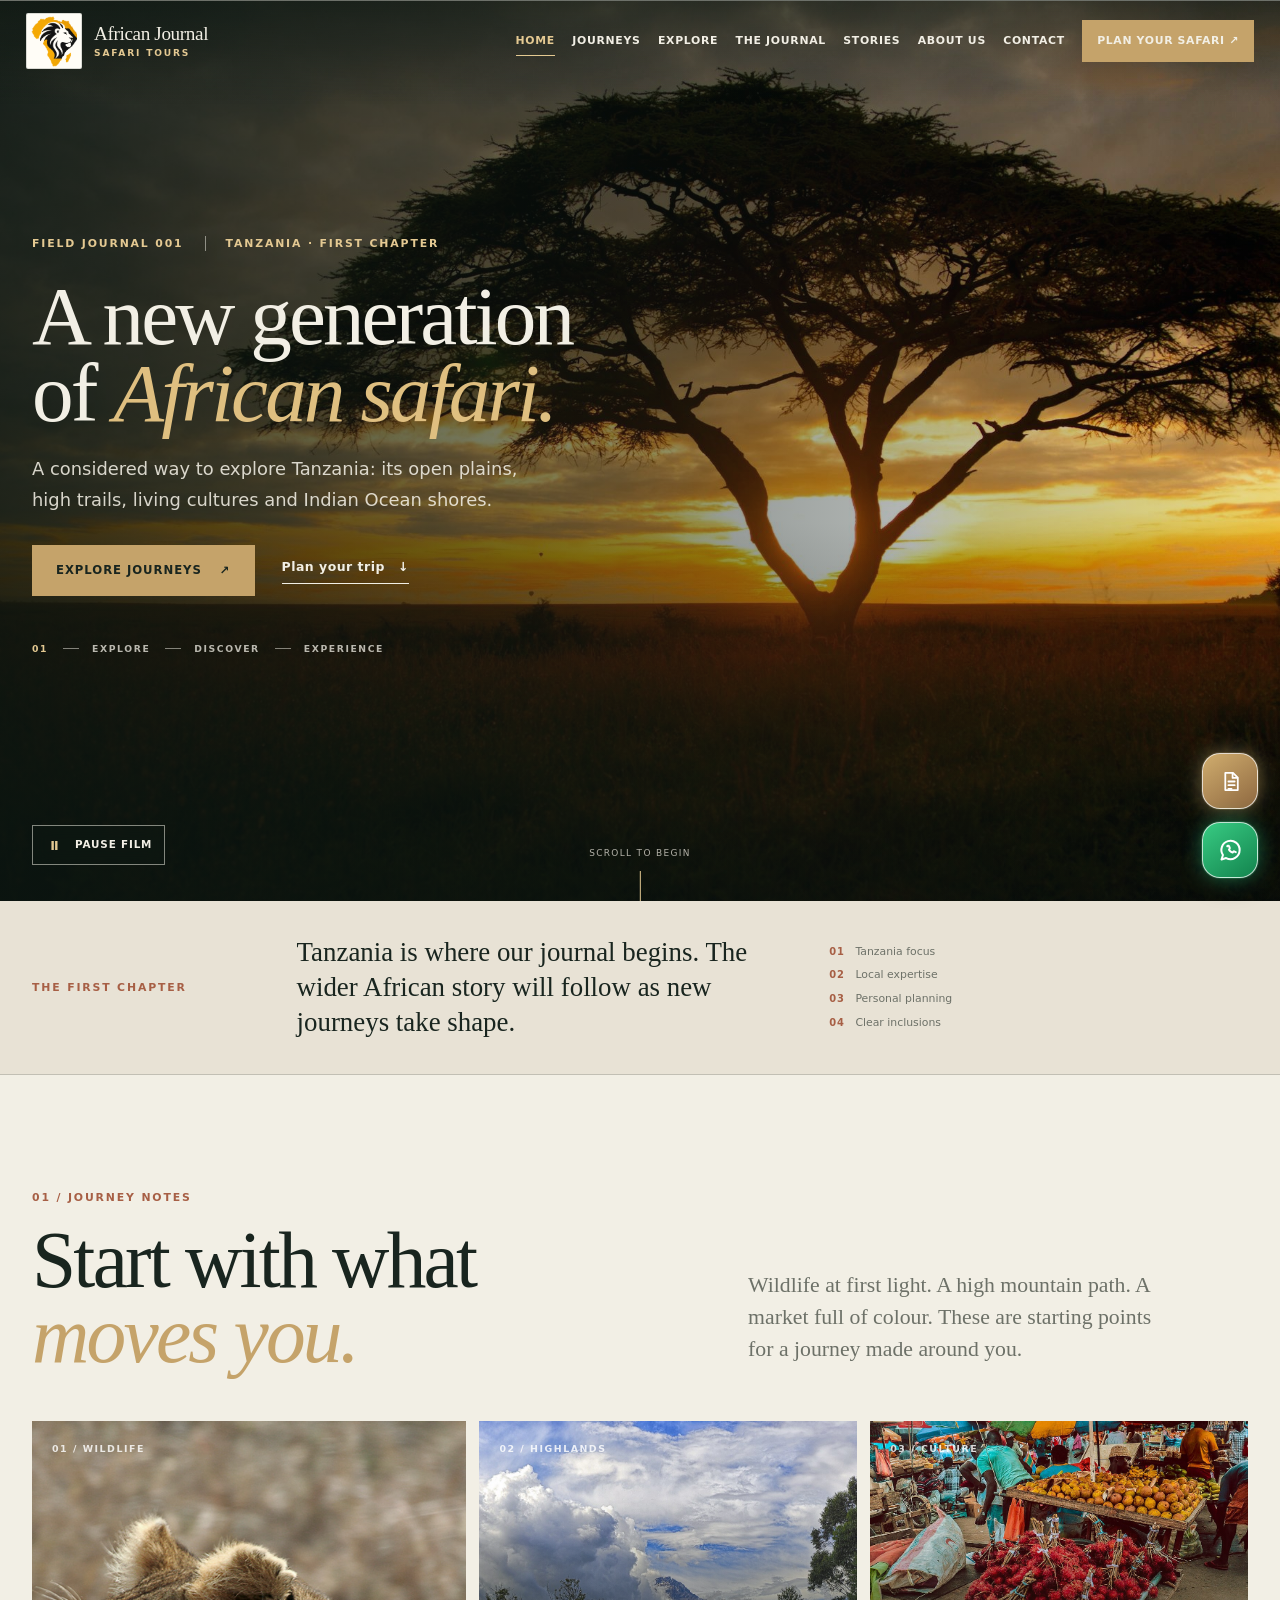
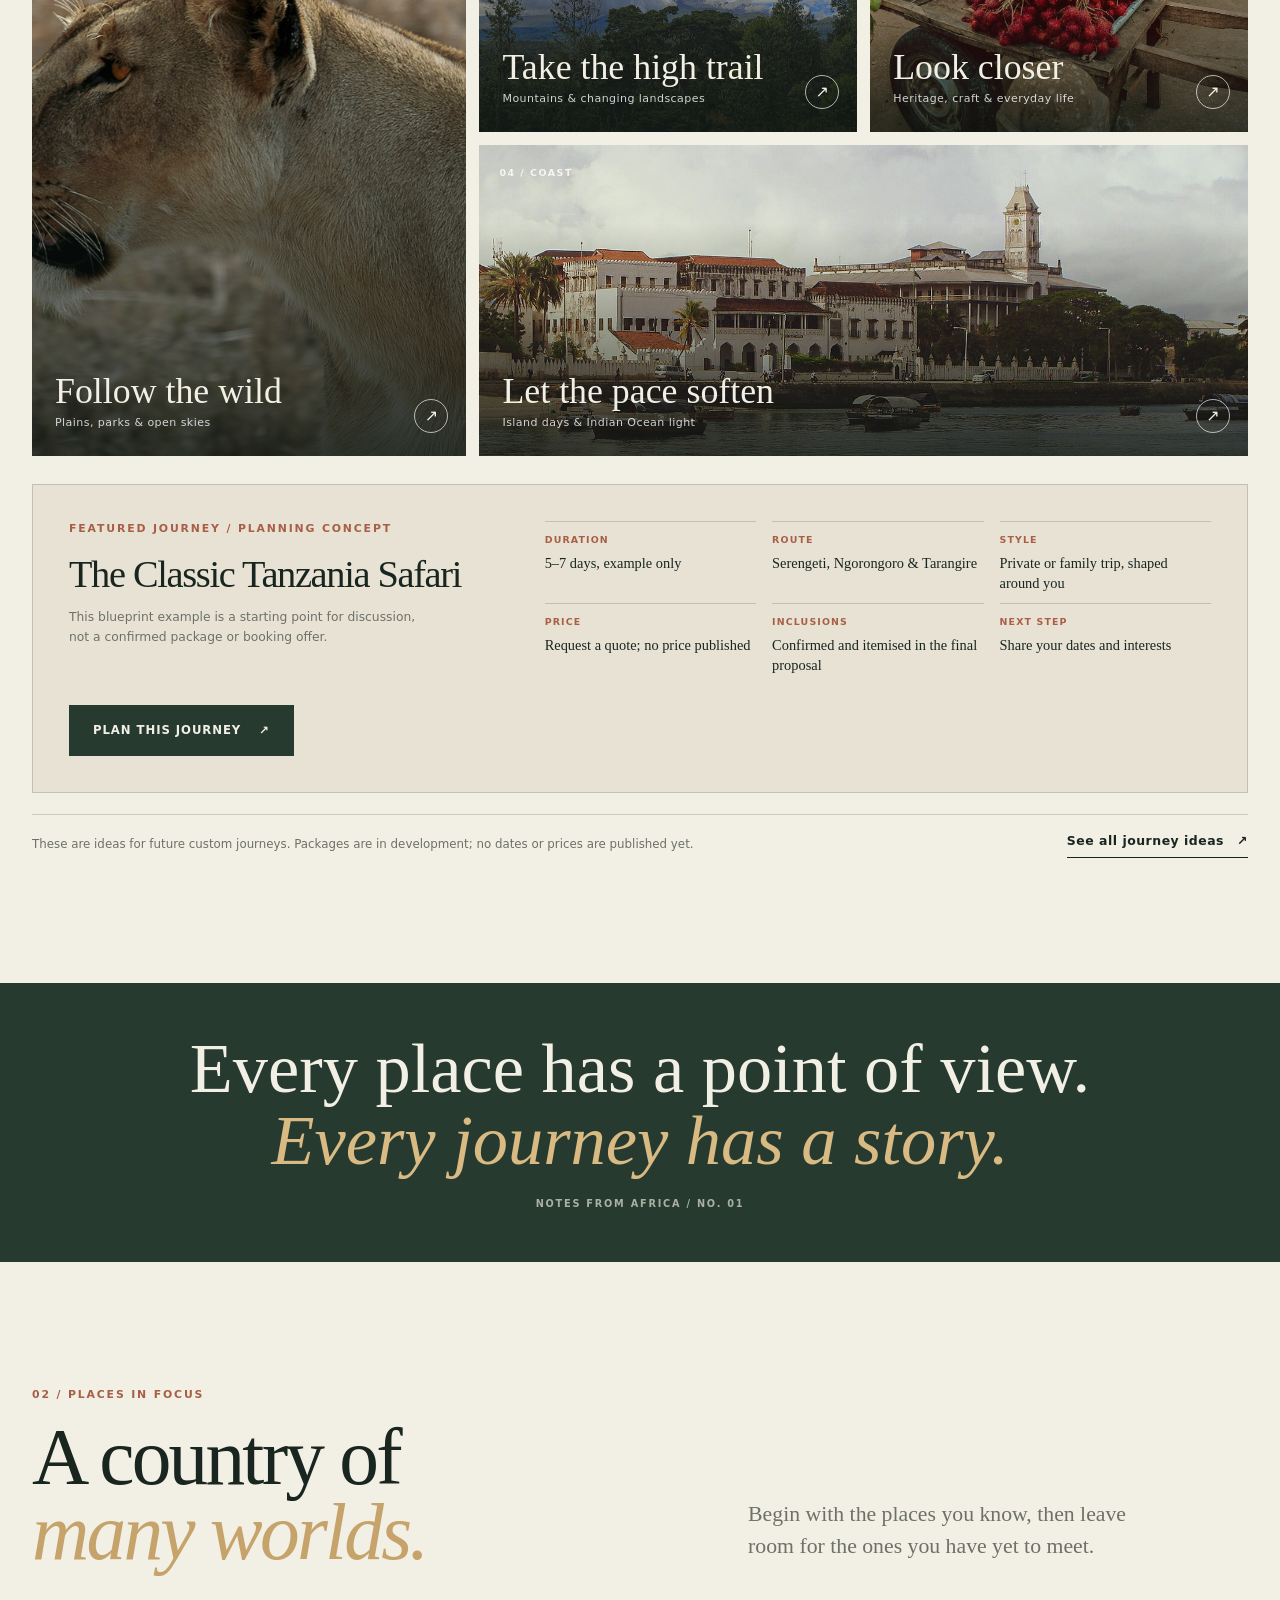
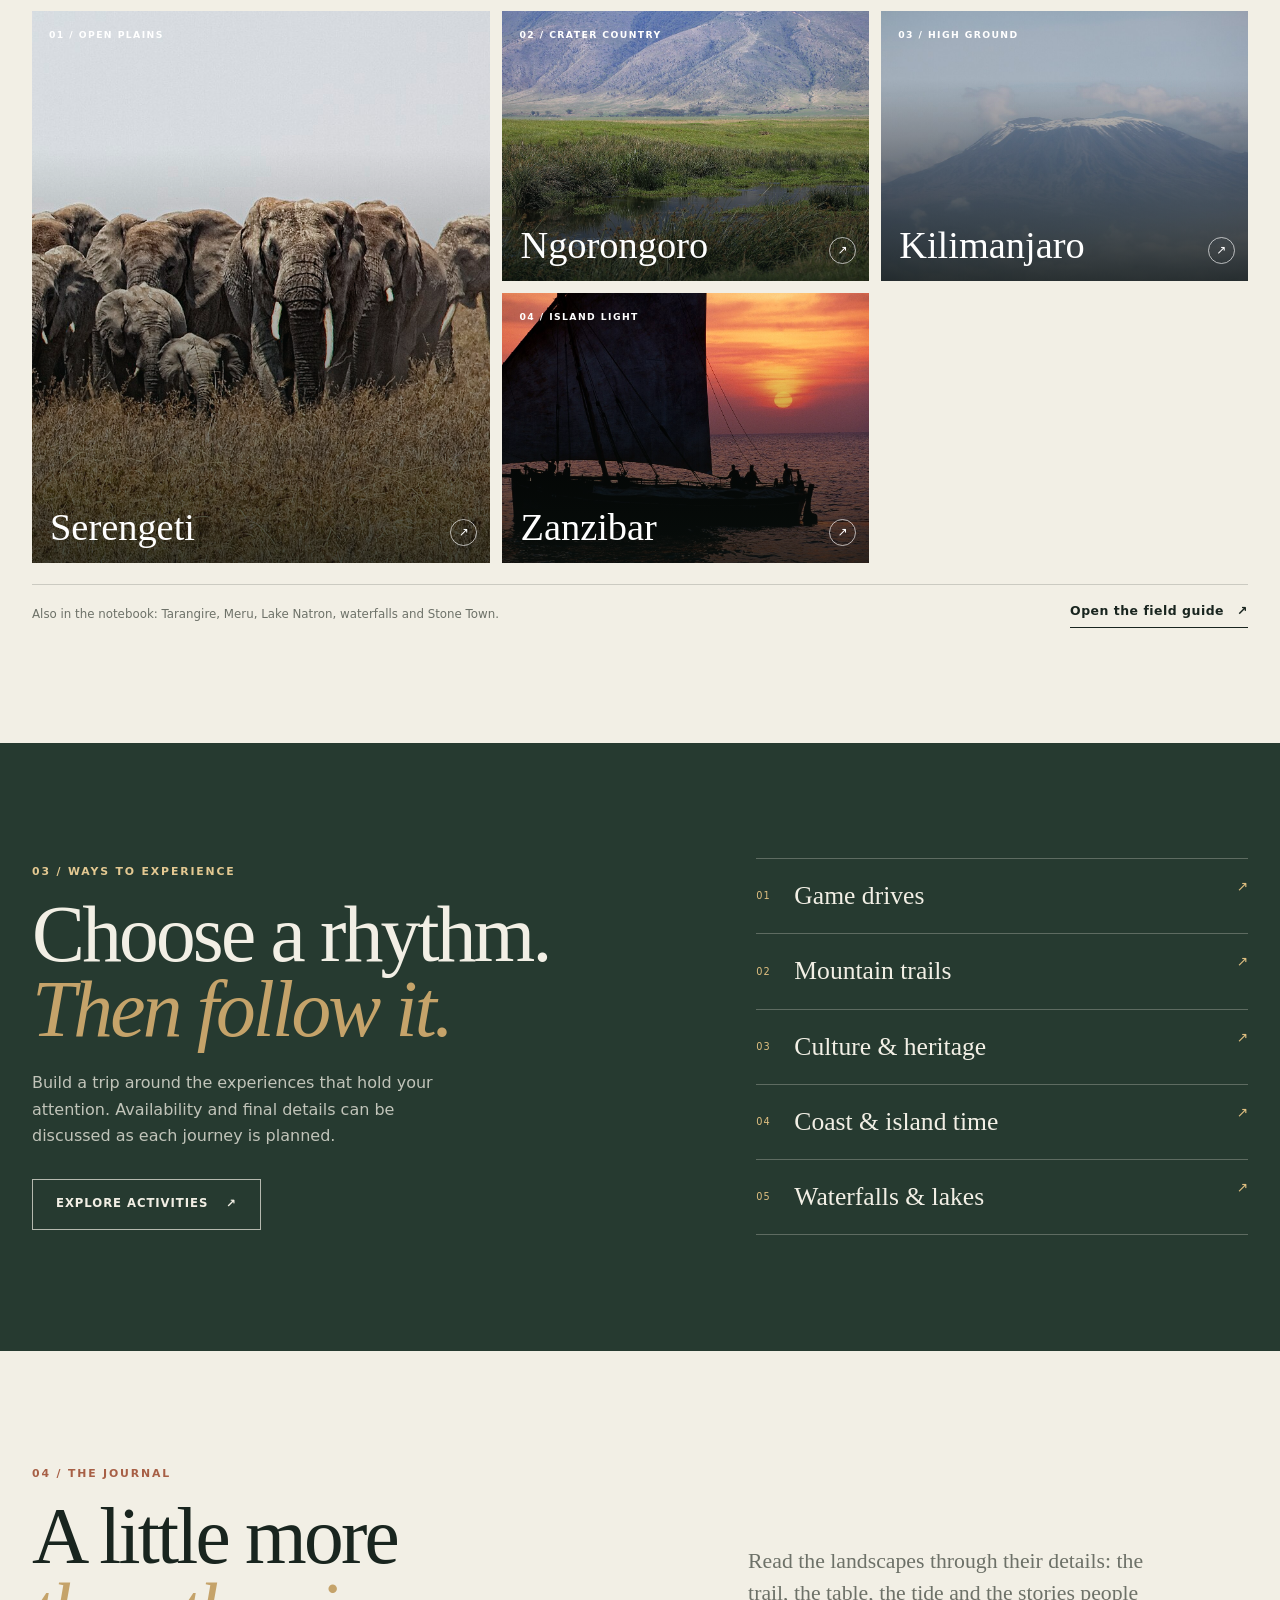
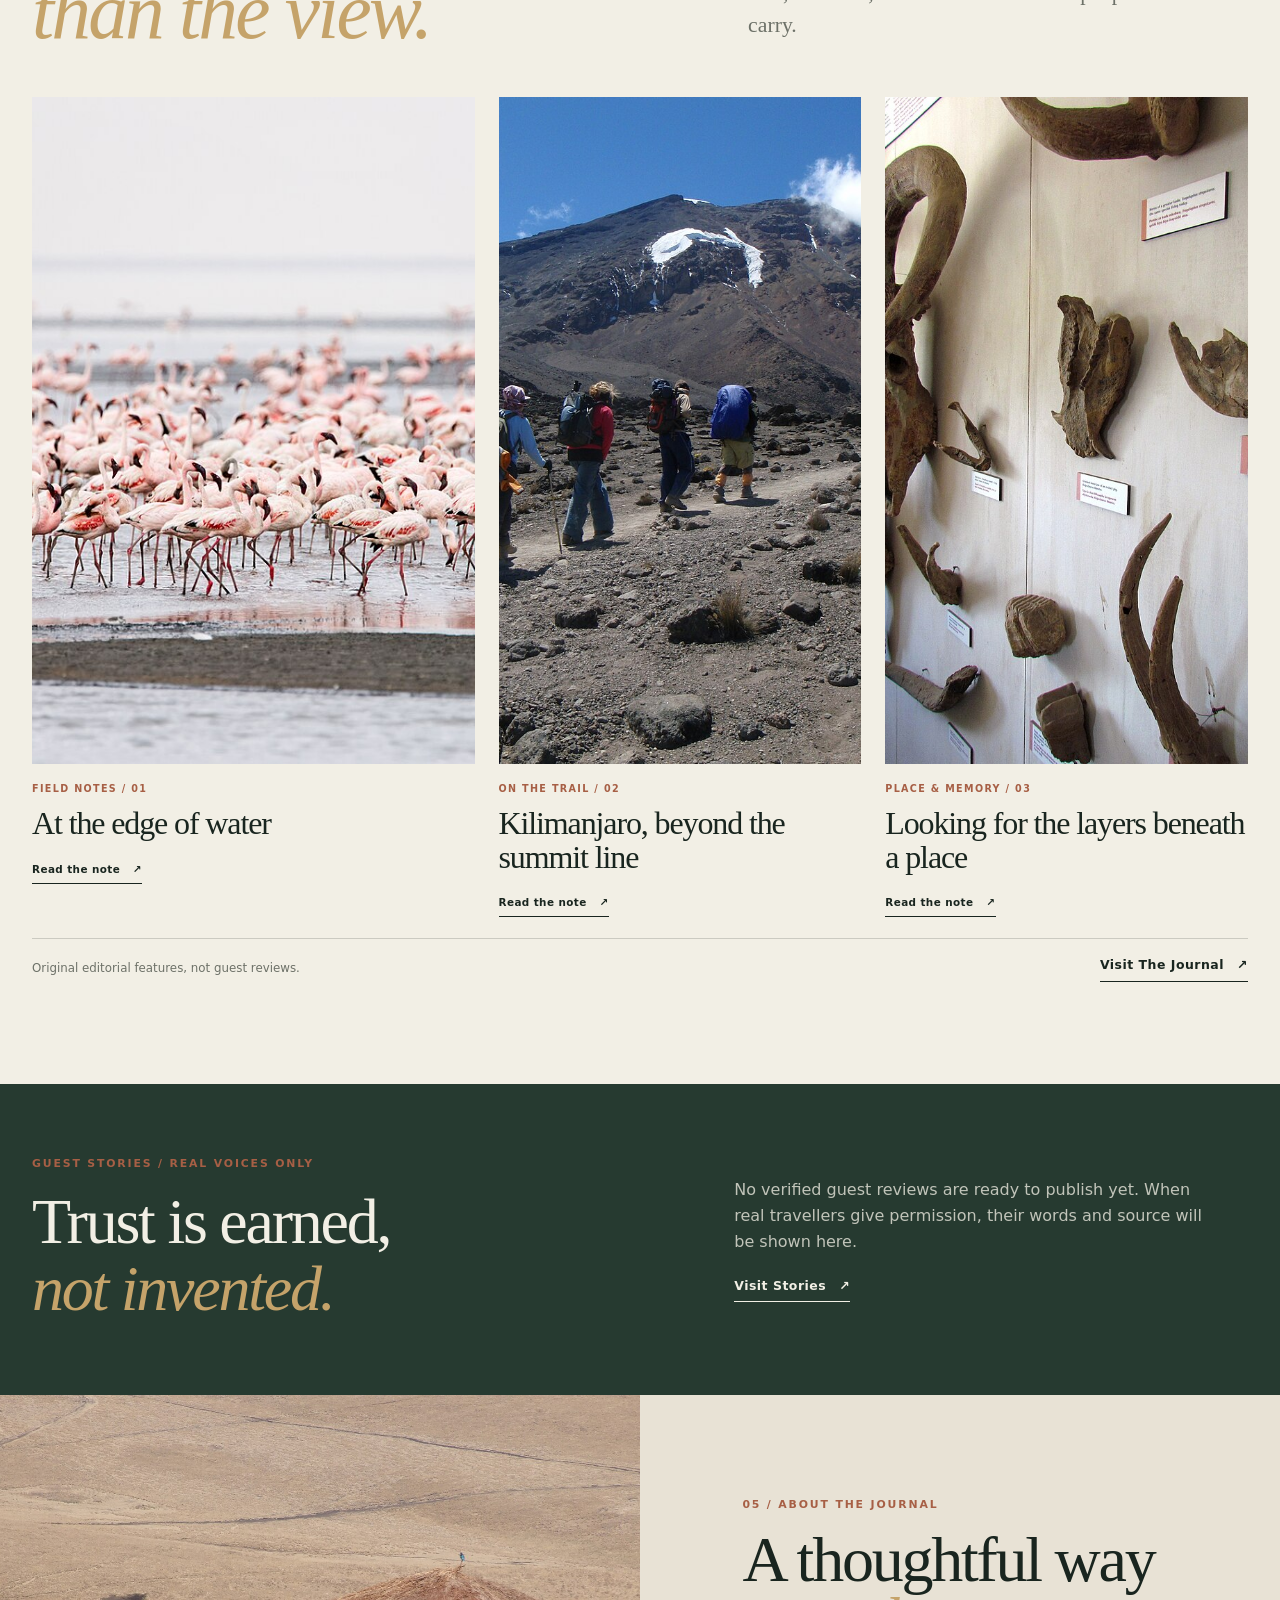
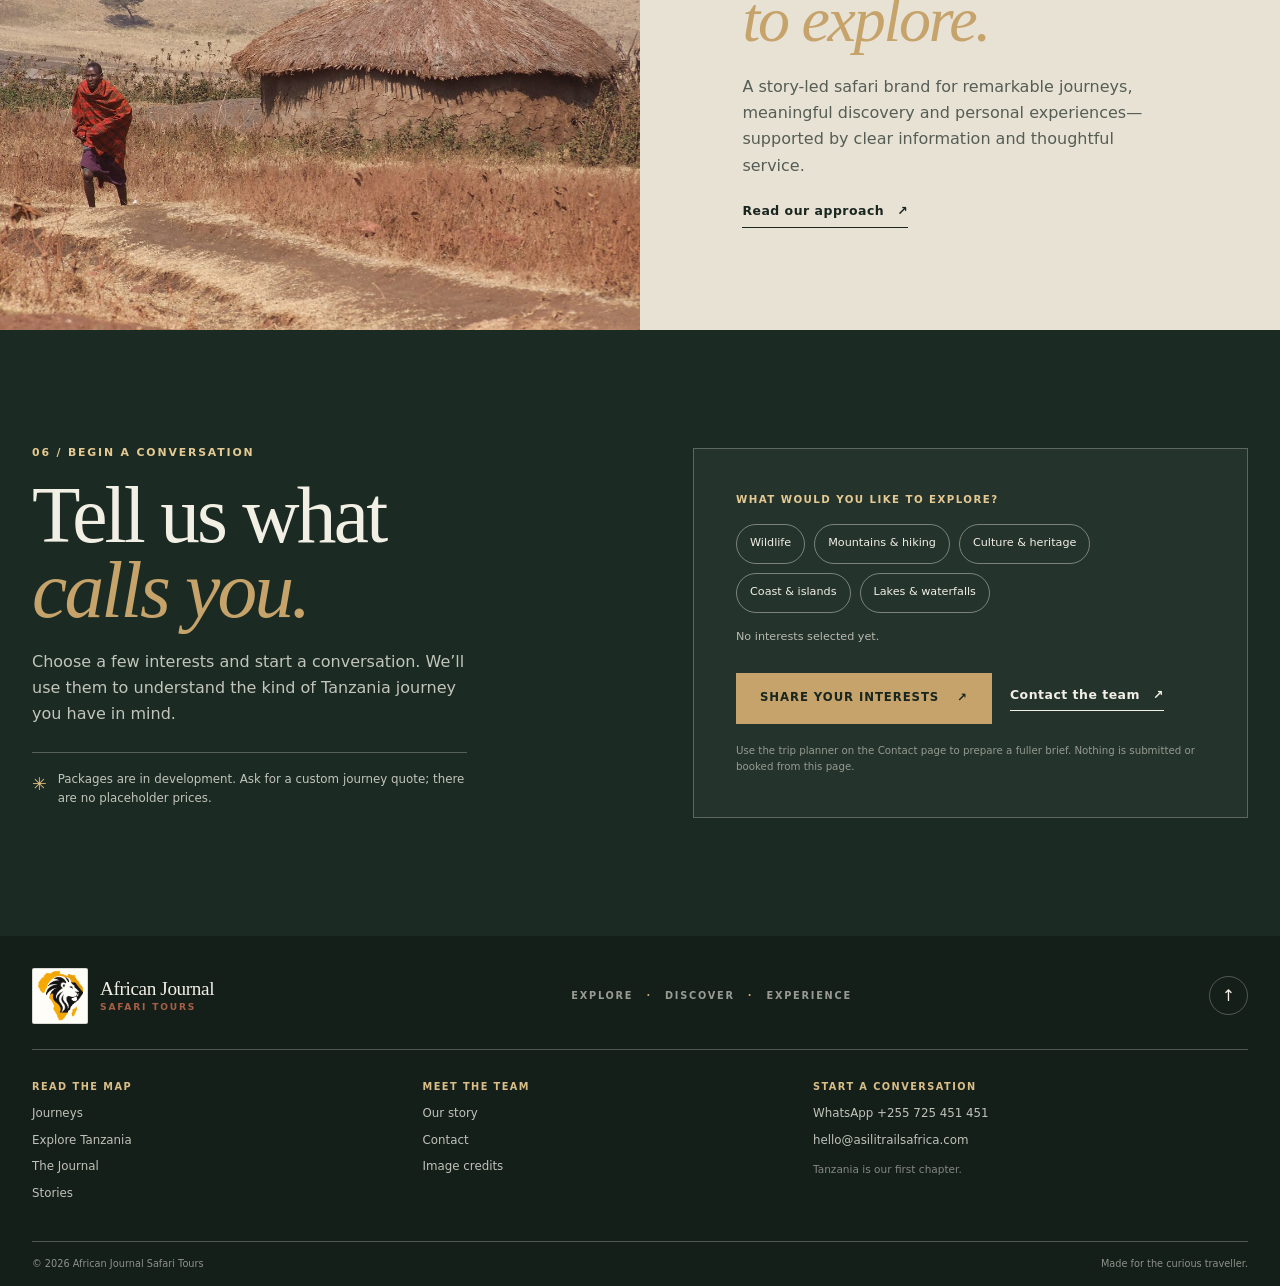
<file: index.html>
<!doctype html>
<html lang="en">
  <head>
    <meta charset="utf-8" />
    <meta name="viewport" content="width=device-width, initial-scale=1" />
    <meta name="theme-color" content="#17251f" />
    <meta name="description" content="The African Journal is a new generation of African safari, beginning in Tanzania. Explore places, field notes and custom journey ideas." />
    <meta property="og:title" content="African Journal Safari Tours | A new generation of African safari" />
    <meta property="og:description" content="Explore, discover and experience Tanzania through a more thoughtful safari journal." />
    <meta property="og:image" content="images/afj-social.png" />
    <link rel="icon" type="image/png" href="images/afj-emblem.png" />
    <link rel="apple-touch-icon" href="images/afj-emblem.png" />
    <link rel="stylesheet" href="css/styles.css" />

    <script defer src="js/script.js"></script>
    <title>African Journal Safari Tours | A new generation of African safari</title>
  </head>
  <body id="top">
    <a class="skip-link" href="#main">Skip to content</a>
    <header class="site-header site-header-overlay">
      <div class="header-inner">
        <a class="brand" href="index.html" aria-label="African Journal Safari Tours home">
          <span class="brand-mark"><img src="images/afj-emblem.png" alt="" width="554" height="616" decoding="async" /></span>
          <span class="brand-words"><span>African Journal</span><small>Safari Tours</small></span>
        </a>
        <button class="menu-toggle" type="button" aria-label="Open navigation" aria-expanded="false" aria-controls="primary-nav">
          <span class="menu-label">Menu</span><span class="menu-icon" aria-hidden="true"><i></i><i></i></span>
        </button>
        <nav class="primary-nav" id="primary-nav" aria-label="Primary navigation">
          <a href="index.html" data-page="index.html">Home</a>
          <a href="journeys.html" data-page="journeys.html">Journeys</a>
          <a href="explore.html" data-page="explore.html">Explore</a>
          <a href="journal.html" data-page="journal.html">The Journal</a>
          <a href="stories.html" data-page="stories.html">Stories</a>
          <a href="about.html" data-page="about.html">About us</a>
          <a href="contact.html" data-page="contact.html">Contact</a>
          <a class="nav-cta" href="contact.html">Plan your safari <span aria-hidden="true">↗</span></a>
        </nav>
      </div>
    </header>

    <main id="main">
      <section class="hero hero-home" aria-labelledby="home-title">
        <video class="hero-video" id="hero-video" autoplay muted loop playsinline preload="metadata" poster="wild_experience.jpg" aria-hidden="true">
          <source src="video.mp4" type="video/mp4" />
        </video>
        <div class="hero-shade"></div>
        <div class="hero-content shell">
          <p class="eyebrow eyebrow-light"><span>Field journal 001</span><span>Tanzania · first chapter</span></p>
          <h1 id="home-title">A new generation<br />of <em>African safari.</em></h1>
          <p class="hero-deck">A considered way to explore Tanzania: its open plains, high trails, living cultures and Indian Ocean shores.</p>
          <div class="hero-actions">
            <a class="button button-gold" href="journeys.html">Explore journeys <span aria-hidden="true">↗</span></a>
            <a class="text-link text-link-light" href="#plan">Plan your trip <span aria-hidden="true">↓</span></a>
          </div>
          <p class="hero-index"><span>01</span><span>Explore</span><span>Discover</span><span>Experience</span></p>
        </div>
        <button class="video-toggle" type="button" data-video-toggle aria-pressed="false" aria-label="Pause background film">
          <span class="video-toggle-icon" aria-hidden="true">Ⅱ</span><span data-video-label>Pause film</span>
        </button>
        <a class="hero-scroll" href="#first-chapter"><span>Scroll to begin</span><i aria-hidden="true"></i></a>
      </section>

      <section class="intro-band" id="first-chapter" aria-label="Launch information">
        <div class="shell intro-band-grid">
          <p class="eyebrow">The first chapter</p>
          <p class="intro-statement">Tanzania is where our journal begins. The wider African story will follow as new journeys take shape.</p>
          <div class="proof-list" aria-label="About our launch">
            <span><b>01</b> Tanzania focus</span><span><b>02</b> Local expertise</span><span><b>03</b> Personal planning</span><span><b>04</b> Clear inclusions</span>
          </div>
        </div>
      </section>

      <section class="section shell section-journeys" id="journeys" aria-labelledby="journeys-title">
        <div class="section-heading">
          <div><p class="eyebrow">01 / Journey notes</p><h2 id="journeys-title">Start with what<br /><em>moves you.</em></h2></div>
          <p class="section-intro">Wildlife at first light. A high mountain path. A market full of colour. These are starting points for a journey made around you.</p>
        </div>
        <div class="feature-grid">
          <a class="feature-card feature-card-tall" href="journeys.html#wildlife">
            <img src="images/journey-wildlife.jpg" alt="Lion in the grasses of the Serengeti" width="1000" height="667" loading="lazy" />
            <span class="feature-number">01 / Wildlife</span><span class="feature-caption"><strong>Follow the wild</strong><small>Plains, parks &amp; open skies</small></span><span class="feature-arrow" aria-hidden="true">↗</span>
          </a>
          <a class="feature-card" href="journeys.html#mountains">
            <img src="images/journey-mountains.jpg" alt="Mount Kilimanjaro rising above the clouds" width="1000" height="667" loading="lazy" />
            <span class="feature-number">02 / Highlands</span><span class="feature-caption"><strong>Take the high trail</strong><small>Mountains &amp; changing landscapes</small></span><span class="feature-arrow" aria-hidden="true">↗</span>
          </a>
          <a class="feature-card" href="journeys.html#culture">
            <img src="images/journey-culture.jpg" alt="Colourful produce at Darajani Market" width="1000" height="667" loading="lazy" />
            <span class="feature-number">03 / Culture</span><span class="feature-caption"><strong>Look closer</strong><small>Heritage, craft &amp; everyday life</small></span><span class="feature-arrow" aria-hidden="true">↗</span>
          </a>
          <a class="feature-card feature-card-wide" href="journeys.html#coast">
            <img src="images/journey-coast.jpg" alt="Stone Town waterfront on Zanzibar" width="1000" height="667" loading="lazy" />
            <span class="feature-number">04 / Coast</span><span class="feature-caption"><strong>Let the pace soften</strong><small>Island days &amp; Indian Ocean light</small></span><span class="feature-arrow" aria-hidden="true">↗</span>
          </a>
        </div>
        <article class="featured-itinerary" aria-labelledby="featured-itinerary-title">
          <div class="featured-itinerary-heading">
            <p class="eyebrow">Featured journey / planning concept</p>
            <h3 id="featured-itinerary-title">The Classic Tanzania Safari</h3>
            <p>This blueprint example is a starting point for discussion, not a confirmed package or booking offer.</p>
          </div>
          <dl class="itinerary-facts">
            <div><dt>Duration</dt><dd>5–7 days, example only</dd></div>
            <div><dt>Route</dt><dd>Serengeti, Ngorongoro &amp; Tarangire</dd></div>
            <div><dt>Style</dt><dd>Private or family trip, shaped around you</dd></div>
            <div><dt>Price</dt><dd>Request a quote; no price published</dd></div>
            <div><dt>Inclusions</dt><dd>Confirmed and itemised in the final proposal</dd></div>
            <div><dt>Next step</dt><dd>Share your dates and interests</dd></div>
          </dl>
          <a class="button button-dark" href="contact.html">Plan this journey <span aria-hidden="true">↗</span></a>
        </article>
        <div class="section-tail"><p>These are ideas for future custom journeys. Packages are in development; no dates or prices are published yet.</p><a class="text-link" href="journeys.html">See all journey ideas <span aria-hidden="true">↗</span></a></div>
      </section>

      <section class="journal-rule-band" aria-label="Editorial motto"><p>Every place has a point of view.<br /><em>Every journey has a story.</em></p><span>Notes from Africa / No. 01</span></section>

      <section class="section shell section-destinations" id="destinations" aria-labelledby="destinations-title">
        <div class="section-heading section-heading-tight">
          <div><p class="eyebrow">02 / Places in focus</p><h2 id="destinations-title">A country of<br /><em>many worlds.</em></h2></div>
          <p class="section-intro">Begin with the places you know, then leave room for the ones you have yet to meet.</p>
        </div>
        <div class="destination-grid">
          <a class="destination-card destination-card-large" href="explore.html#serengeti"><img src="images/ele.jpg" alt="Elephants moving across a Serengeti landscape" width="1000" height="667" loading="lazy" /><span class="destination-kicker">01 / Open plains</span><span class="destination-name">Serengeti</span><span class="destination-arrow" aria-hidden="true">↗</span></a>
          <a class="destination-card" href="explore.html#ngorongoro"><img src="images/ngorongoro-card.jpg" alt="The broad landscape of Ngorongoro Crater" width="1000" height="667" loading="lazy" /><span class="destination-kicker">02 / Crater country</span><span class="destination-name">Ngorongoro</span><span class="destination-arrow" aria-hidden="true">↗</span></a>
          <a class="destination-card" href="explore.html#kilimanjaro"><img src="images/kilimanjaro-card.jpg" alt="Mount Kilimanjaro viewed from above" width="1000" height="667" loading="lazy" /><span class="destination-kicker">03 / High ground</span><span class="destination-name">Kilimanjaro</span><span class="destination-arrow" aria-hidden="true">↗</span></a>
          <a class="destination-card" href="explore.html#zanzibar"><img src="images/dh.jpg" alt="A dhow sailing on the coast at sunset" width="1000" height="667" loading="lazy" /><span class="destination-kicker">04 / Island light</span><span class="destination-name">Zanzibar</span><span class="destination-arrow" aria-hidden="true">↗</span></a>
        </div>
        <div class="section-tail"><p>Also in the notebook: Tarangire, Meru, Lake Natron, waterfalls and Stone Town.</p><a class="text-link" href="explore.html">Open the field guide <span aria-hidden="true">↗</span></a></div>
      </section>

      <section class="activities-band" aria-labelledby="activities-title">
        <div class="shell activities-layout">
          <div class="activities-copy"><p class="eyebrow eyebrow-light">03 / Ways to experience</p><h2 id="activities-title">Choose a rhythm.<br /><em>Then follow it.</em></h2><p>Build a trip around the experiences that hold your attention. Availability and final details can be discussed as each journey is planned.</p><a class="button button-outline-light" href="explore.html#activities">Explore activities <span aria-hidden="true">↗</span></a></div>
          <ul class="activity-list"><li><span>01</span><a href="explore.html#game-drives">Game drives <b aria-hidden="true">↗</b></a></li><li><span>02</span><a href="explore.html#mountain-trails">Mountain trails <b aria-hidden="true">↗</b></a></li><li><span>03</span><a href="explore.html#culture-experiences">Culture &amp; heritage <b aria-hidden="true">↗</b></a></li><li><span>04</span><a href="explore.html#coast-experiences">Coast &amp; island time <b aria-hidden="true">↗</b></a></li><li><span>05</span><a href="explore.html#water-and-land">Waterfalls &amp; lakes <b aria-hidden="true">↗</b></a></li></ul>
        </div>
      </section>

      <section class="section shell journal-preview" aria-labelledby="journal-preview-title">
        <div class="section-heading">
          <div><p class="eyebrow">04 / The Journal</p><h2 id="journal-preview-title">A little more<br /><em>than the view.</em></h2></div>
          <p class="section-intro">Read the landscapes through their details: the trail, the table, the tide and the stories people carry.</p>
        </div>
        <div class="journal-cards">
          <article class="journal-card journal-card-lead"><a href="journal.html#natron"><img src="images/natron.jpg" alt="Flamingos on the shore of Lake Natron" width="1000" height="667" loading="lazy" /><span class="journal-card-meta">Field notes / 01</span><h3>At the edge of water</h3><span class="text-link">Read the note <b aria-hidden="true">↗</b></span></a></article>
          <article class="journal-card"><a href="journal.html#highlands"><img src="images/kil.jpg" alt="Mount Kilimanjaro above the clouds" width="1000" height="667" loading="lazy" /><span class="journal-card-meta">On the trail / 02</span><h3>Kilimanjaro, beyond the summit line</h3><span class="text-link">Read the note <b aria-hidden="true">↗</b></span></a></article>
          <article class="journal-card"><a href="journal.html#stone-town"><img src="images/museum.jpg" alt="An interior from Olduvai Museum" width="1000" height="667" loading="lazy" /><span class="journal-card-meta">Place &amp; memory / 03</span><h3>Looking for the layers beneath a place</h3><span class="text-link">Read the note <b aria-hidden="true">↗</b></span></a></article>
        </div>
        <div class="section-tail"><span>Original editorial features, not guest reviews.</span><a class="text-link" href="journal.html">Visit The Journal <span aria-hidden="true">↗</span></a></div>
      </section>

      <section class="review-note" aria-labelledby="review-note-title">
        <div class="shell review-note-inner">
          <div><p class="eyebrow">Guest stories / Real voices only</p><h2 id="review-note-title">Trust is earned,<br /><em>not invented.</em></h2></div>
          <div><p>No verified guest reviews are ready to publish yet. When real travellers give permission, their words and source will be shown here.</p><a class="text-link text-link-light" href="stories.html">Visit Stories <span aria-hidden="true">↗</span></a></div>
        </div>
      </section>

      <section class="founders-band" aria-labelledby="founders-title">
        <div class="founders-image"><img src="images/maasai.jpg" alt="A traditional homestead in a Maasai village" width="1000" height="667" loading="lazy" /></div>
        <div class="founders-copy"><p class="eyebrow">05 / About the journal</p><h2 id="founders-title">A thoughtful way<br /><em>to explore.</em></h2><p>A story-led safari brand for remarkable journeys, meaningful discovery and personal experiences—supported by clear information and thoughtful service.</p><a class="text-link" href="about.html">Read our approach <span aria-hidden="true">↗</span></a></div>
      </section>

      <section class="plan-section" id="plan" aria-labelledby="plan-title">
        <div class="shell plan-layout">
          <div class="plan-intro"><p class="eyebrow eyebrow-light">06 / Begin a conversation</p><h2 id="plan-title">Tell us what<br /><em>calls you.</em></h2><p>Choose a few interests and start a conversation. We’ll use them to understand the kind of Tanzania journey you have in mind.</p><p class="package-note"><span class="note-mark" aria-hidden="true">✳</span> Packages are in development. Ask for a custom journey quote; there are no placeholder prices.</p></div>
          <div class="plan-picker">
            <p class="picker-label">What would you like to explore?</p>
            <div class="interest-list" aria-label="Choose interests">
              <button type="button" class="interest-chip" data-interest="Wildlife" aria-pressed="false">Wildlife</button>
              <button type="button" class="interest-chip" data-interest="Mountains and hiking" aria-pressed="false">Mountains &amp; hiking</button>
              <button type="button" class="interest-chip" data-interest="Culture and heritage" aria-pressed="false">Culture &amp; heritage</button>
              <button type="button" class="interest-chip" data-interest="Coast and islands" aria-pressed="false">Coast &amp; islands</button>
              <button type="button" class="interest-chip" data-interest="Lakes and waterfalls" aria-pressed="false">Lakes &amp; waterfalls</button>
            </div>
            <p class="selected-interests" data-selected-interests aria-live="polite">No interests selected yet.</p>
            <div class="plan-actions"><a class="button button-gold" href="contact.html">Share your interests <span aria-hidden="true">↗</span></a><a class="text-link text-link-light" href="contact.html">Contact the team <span aria-hidden="true">↗</span></a></div>
            <p class="privacy-note">Use the trip planner on the Contact page to prepare a fuller brief. Nothing is submitted or booked from this page.</p>
          </div>
        </div>
      </section>
    </main>

    <footer class="site-footer">
      <div class="shell footer-top">
        <a class="brand brand-footer" href="index.html" aria-label="African Journal Safari Tours home"><span class="brand-mark"><img src="images/afj-emblem.png" alt="" width="554" height="616" loading="lazy" /></span><span class="brand-words"><span>African Journal</span><small>Safari Tours</small></span></a>
        <p class="footer-promise">Explore <span>·</span> Discover <span>·</span> Experience</p>
        <a class="back-top" href="#top" aria-label="Back to top">↑</a>
      </div>
      <div class="shell footer-links">
        <div><h2>Read the map</h2><a href="journeys.html">Journeys</a><a href="explore.html">Explore Tanzania</a><a href="journal.html">The Journal</a><a href="stories.html">Stories</a></div>
        <div><h2>Meet the team</h2><a href="about.html">Our story</a><a href="contact.html">Contact</a><a href="image-credits.html">Image credits</a></div>
        <div class="footer-contact"><h2>Start a conversation</h2><a href="https://wa.me/255725451451" data-whatsapp target="_blank" rel="noopener">WhatsApp +255 725 451 451</a><a href="mailto:hello@asilitrailsafrica.com">hello@asilitrailsafrica.com</a><small>Tanzania is our first chapter.</small></div>
      </div>
      <div class="shell footer-bottom"><span>© <span data-year>2026</span> African Journal Safari Tours</span><span>Made for the curious traveller.</span></div>
    </footer>
    <div class="floating-actions" role="group" aria-label="Quick contact">
      <span class="floating-status" data-contact-status role="status" aria-live="polite" hidden></span>
      <a class="contact-fab contact-fab-form" href="contact.html#contact-intro" data-tally-form aria-label="Open travel enquiry form" title="Travel enquiry form">
        <svg class="contact-fab-icon" viewBox="0 0 24 24" aria-hidden="true" focusable="false"><path d="M7 3.75h7.4L19 8.3v11.95H7z"/><path d="M14 4v4.6h4.6M10 12h6M10 15.5h6M10 19h3"/></svg>
        <span class="visually-hidden">Travel enquiry form</span>
      </a>
      <a class="contact-fab contact-fab-whatsapp" href="https://wa.me/255725451451" data-whatsapp target="_blank" rel="noopener" aria-label="Chat with African Journal Safari Tours on WhatsApp" title="Chat on WhatsApp">
        <svg class="contact-fab-icon" viewBox="0 0 24 24" aria-hidden="true" focusable="false"><path d="M20.1 11.65a8.1 8.1 0 0 1-11.98 7.1L4 20l1.29-4.02A8.1 8.1 0 1 1 20.1 11.65Z"/><path d="M9.12 8.22c.19-.43.39-.44.57-.44h.49c.16 0 .37.02.51.4l.64 1.55c.08.2.06.37-.05.53l-.44.55c-.12.14-.22.29-.1.51.12.22.53.86 1.14 1.4.78.69 1.43.9 1.66 1.01.22.1.35.09.49-.08l.65-.76c.16-.19.33-.22.53-.13l1.5.71"/></svg>
        <span class="visually-hidden">Chat on WhatsApp</span>
      </a>
    </div>
  </body>
</html>
</file>
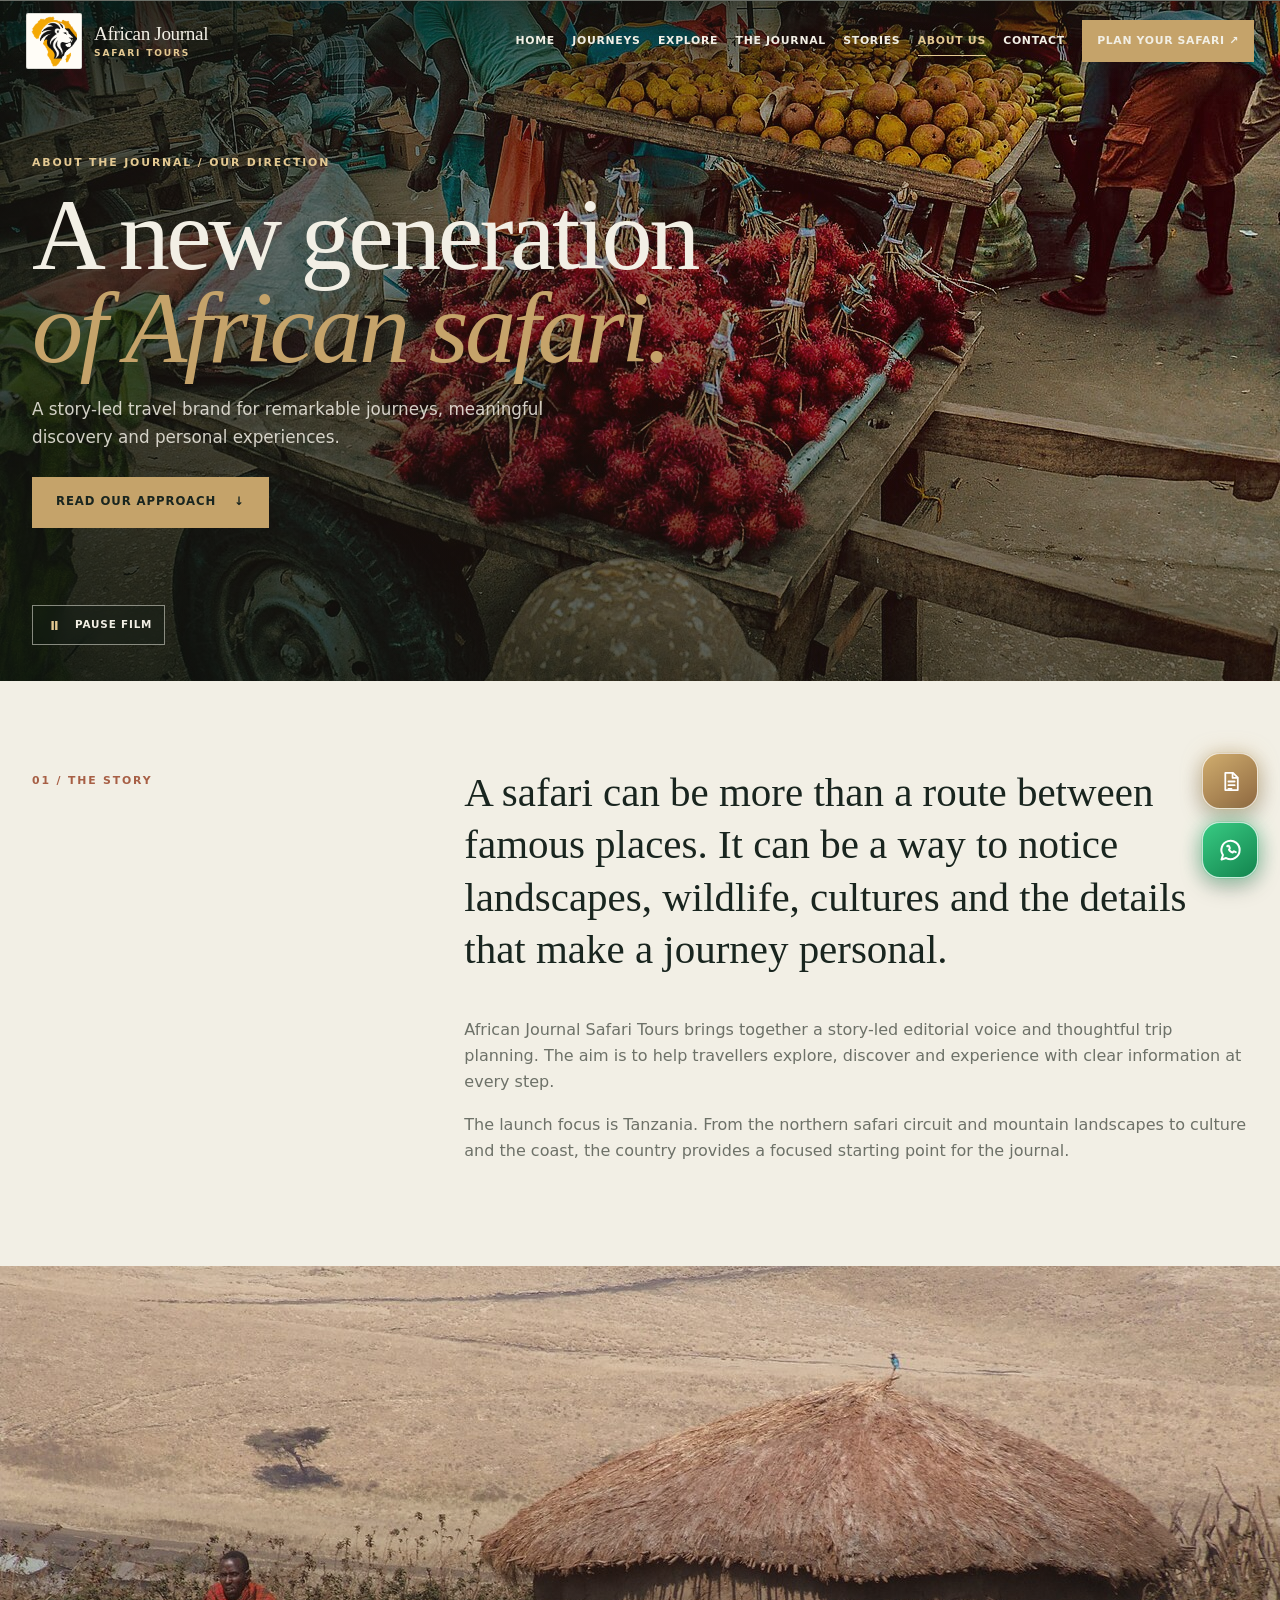
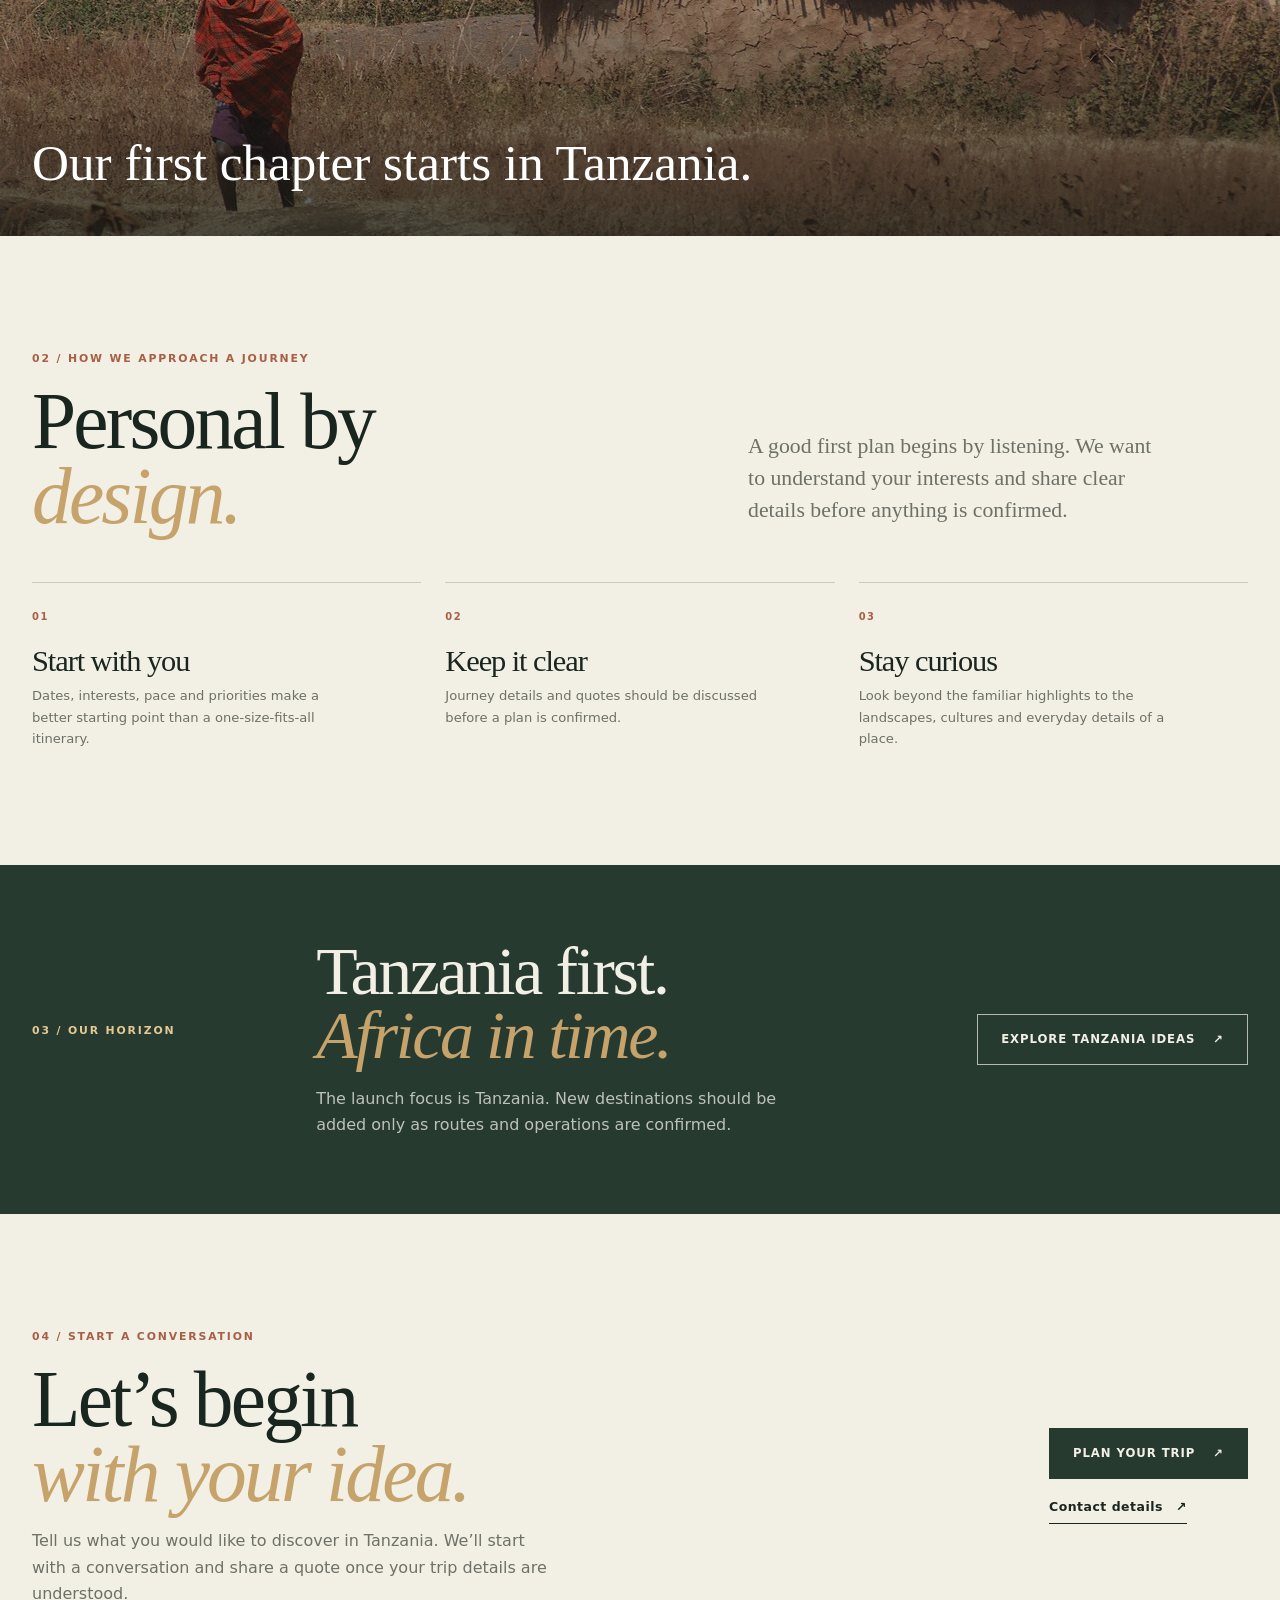
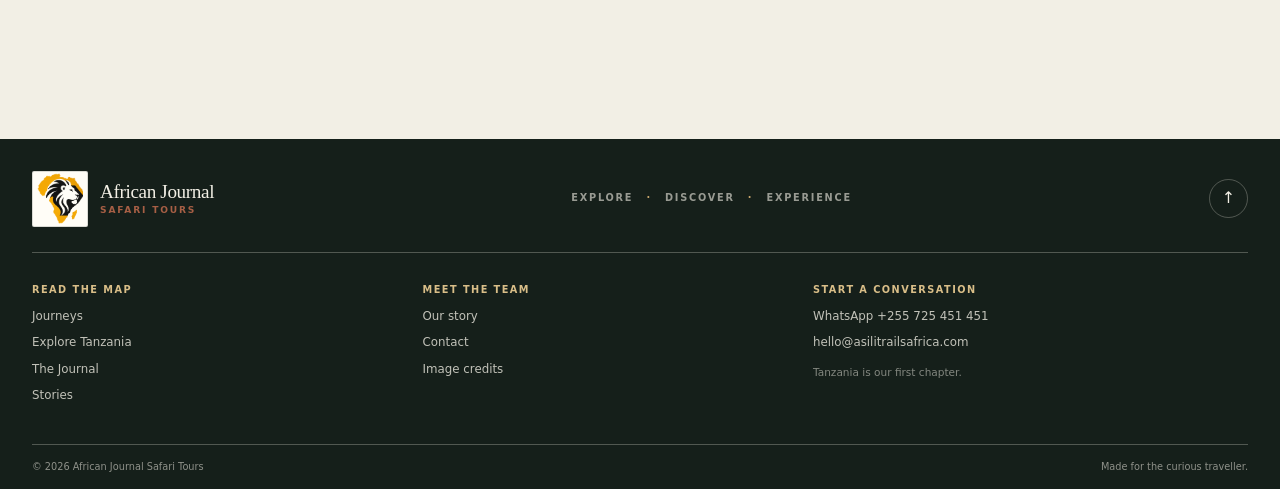
<file: about.html>
<!doctype html>
<html lang="en">
  <head>
    <meta charset="utf-8" /><meta name="viewport" content="width=device-width, initial-scale=1" /><meta name="theme-color" content="#17251f" />
    <meta name="description" content="Learn about the African Journal Safari Tours brand direction, planning approach, and Tanzania-first launch focus." />
    <meta property="og:title" content="Our approach | African Journal Safari Tours" /><meta property="og:description" content="A story-led safari brand built around thoughtful planning, local expertise and clear expectations." /><meta property="og:image" content="images/afj-social.png" />
    <link rel="icon" type="image/png" href="images/afj-emblem.png" /><link rel="stylesheet" href="css/styles.css" /><script defer src="js/script.js"></script>
    <title>Our story | African Journal Safari Tours</title>
  </head>
  <body id="top">
    <a class="skip-link" href="#main">Skip to content</a>
    <header class="site-header site-header-overlay">
      <div class="header-inner">
        <a class="brand" href="index.html" aria-label="African Journal Safari Tours home">
          <span class="brand-mark"><img src="images/afj-emblem.png" alt="" width="554" height="616" decoding="async" /></span>
          <span class="brand-words"><span>African Journal</span><small>Safari Tours</small></span>
        </a>
        <button class="menu-toggle" type="button" aria-label="Open navigation" aria-expanded="false" aria-controls="primary-nav">
          <span class="menu-label">Menu</span><span class="menu-icon" aria-hidden="true"><i></i><i></i></span>
        </button>
        <nav class="primary-nav" id="primary-nav" aria-label="Primary navigation">
          <a href="index.html" data-page="index.html">Home</a>
          <a href="journeys.html" data-page="journeys.html">Journeys</a>
          <a href="explore.html" data-page="explore.html">Explore</a>
          <a href="journal.html" data-page="journal.html">The Journal</a>
          <a href="stories.html" data-page="stories.html">Stories</a>
          <a href="about.html" data-page="about.html">About us</a>
          <a href="contact.html" data-page="contact.html">Contact</a>
          <a class="nav-cta" href="contact.html">Plan your safari <span aria-hidden="true">↗</span></a>
        </nav>
      </div>
    </header>
    <main id="main">
      <section class="page-hero page-hero-about" aria-labelledby="page-title"><video class="hero-video" id="hero-video" autoplay muted loop playsinline preload="metadata" poster="images/journey-culture.jpg" aria-hidden="true"><source src="about-hero.mp4" type="video/mp4" /></video><div class="page-hero-shade"></div><div class="shell page-hero-copy"><p class="eyebrow eyebrow-light">About the journal / Our direction</p><h1 id="page-title">A new generation<br /><em>of African safari.</em></h1><p>A story-led travel brand for remarkable journeys, meaningful discovery and personal experiences.</p><a class="button button-gold" href="#story">Read our approach <span aria-hidden="true">↓</span></a></div><button class="video-toggle" type="button" data-video-toggle aria-pressed="false" aria-label="Pause background film"><span class="video-toggle-icon" aria-hidden="true">Ⅱ</span><span data-video-label>Pause film</span></button></section>
      <section class="story-opening shell" id="story"><p class="eyebrow">01 / The story</p><div class="story-opening-copy"><p class="story-lead">A safari can be more than a route between famous places. It can be a way to notice landscapes, wildlife, cultures and the details that make a journey personal.</p><p>African Journal Safari Tours brings together a story-led editorial voice and thoughtful trip planning. The aim is to help travellers explore, discover and experience with clear information at every step.</p><p>The launch focus is Tanzania. From the northern safari circuit and mountain landscapes to culture and the coast, the country provides a focused starting point for the journal.</p></div></section>
      <section class="about-image-band"><img src="images/maasai.jpg" alt="A Maasai village landscape" width="1200" height="800" loading="lazy" /><p>Our first chapter starts in Tanzania.</p></section>
      <section class="section shell about-principles" aria-labelledby="principles-title"><div class="section-heading"><div><p class="eyebrow">02 / How we approach a journey</p><h2 id="principles-title">Personal by<br /><em>design.</em></h2></div><p class="section-intro">A good first plan begins by listening. We want to understand your interests and share clear details before anything is confirmed.</p></div><div class="principle-grid"><article><span>01</span><h3>Start with you</h3><p>Dates, interests, pace and priorities make a better starting point than a one-size-fits-all itinerary.</p></article><article><span>02</span><h3>Keep it clear</h3><p>Journey details and quotes should be discussed before a plan is confirmed.</p></article><article><span>03</span><h3>Stay curious</h3><p>Look beyond the familiar highlights to the landscapes, cultures and everyday details of a place.</p></article></div></section>
      <section class="vision-band"><div class="shell vision-layout"><p class="eyebrow eyebrow-light">03 / Our horizon</p><div><h2>Tanzania first.<br /><em>Africa in time.</em></h2><p>The launch focus is Tanzania. New destinations should be added only as routes and operations are confirmed.</p></div><a class="button button-outline-light" href="journeys.html">Explore Tanzania ideas <span aria-hidden="true">↗</span></a></div></section>
      <section class="section shell plan-inline"><div class="plan-inline-copy"><p class="eyebrow">04 / Start a conversation</p><h2>Let’s begin<br /><em>with your idea.</em></h2><p>Tell us what you would like to discover in Tanzania. We’ll start with a conversation and share a quote once your trip details are understood.</p></div><div class="plan-inline-actions"><a class="button button-dark" href="contact.html">Plan your trip <span aria-hidden="true">↗</span></a><a class="text-link" href="contact.html">Contact details <span aria-hidden="true">↗</span></a></div></section>
    </main>
    <footer class="site-footer"><div class="shell footer-top"><a class="brand brand-footer" href="index.html" aria-label="African Journal Safari Tours home"><span class="brand-mark"><img src="images/afj-emblem.png" alt="" width="554" height="616" loading="lazy" /></span><span class="brand-words"><span>African Journal</span><small>Safari Tours</small></span></a><p class="footer-promise">Explore <span>·</span> Discover <span>·</span> Experience</p><a class="back-top" href="#top" aria-label="Back to top">↑</a></div><div class="shell footer-links"><div><h2>Read the map</h2><a href="journeys.html">Journeys</a><a href="explore.html">Explore Tanzania</a><a href="journal.html">The Journal</a><a href="stories.html">Stories</a></div><div><h2>Meet the team</h2><a href="about.html">Our story</a><a href="contact.html">Contact</a><a href="image-credits.html">Image credits</a></div><div class="footer-contact"><h2>Start a conversation</h2><a href="https://wa.me/255725451451" data-whatsapp target="_blank" rel="noopener">WhatsApp +255 725 451 451</a><a href="mailto:hello@asilitrailsafrica.com">hello@asilitrailsafrica.com</a><small>Tanzania is our first chapter.</small></div></div><div class="shell footer-bottom"><span>© <span data-year>2026</span> African Journal Safari Tours</span><span>Made for the curious traveller.</span></div></footer>
    <div class="floating-actions" role="group" aria-label="Quick contact">
      <span class="floating-status" data-contact-status role="status" aria-live="polite" hidden></span>
      <a class="contact-fab contact-fab-form" href="contact.html#contact-intro" data-tally-form aria-label="Open travel enquiry form" title="Travel enquiry form">
        <svg class="contact-fab-icon" viewBox="0 0 24 24" aria-hidden="true" focusable="false"><path d="M7 3.75h7.4L19 8.3v11.95H7z"/><path d="M14 4v4.6h4.6M10 12h6M10 15.5h6M10 19h3"/></svg>
        <span class="visually-hidden">Travel enquiry form</span>
      </a>
      <a class="contact-fab contact-fab-whatsapp" href="https://wa.me/255725451451" data-whatsapp target="_blank" rel="noopener" aria-label="Chat with African Journal Safari Tours on WhatsApp" title="Chat on WhatsApp">
        <svg class="contact-fab-icon" viewBox="0 0 24 24" aria-hidden="true" focusable="false"><path d="M20.1 11.65a8.1 8.1 0 0 1-11.98 7.1L4 20l1.29-4.02A8.1 8.1 0 1 1 20.1 11.65Z"/><path d="M9.12 8.22c.19-.43.39-.44.57-.44h.49c.16 0 .37.02.51.4l.64 1.55c.08.2.06.37-.05.53l-.44.55c-.12.14-.22.29-.1.51.12.22.53.86 1.14 1.4.78.69 1.43.9 1.66 1.01.22.1.35.09.49-.08l.65-.76c.16-.19.33-.22.53-.13l1.5.71"/></svg>
        <span class="visually-hidden">Chat on WhatsApp</span>
      </a>
    </div>
  </body>
</html>
</file>
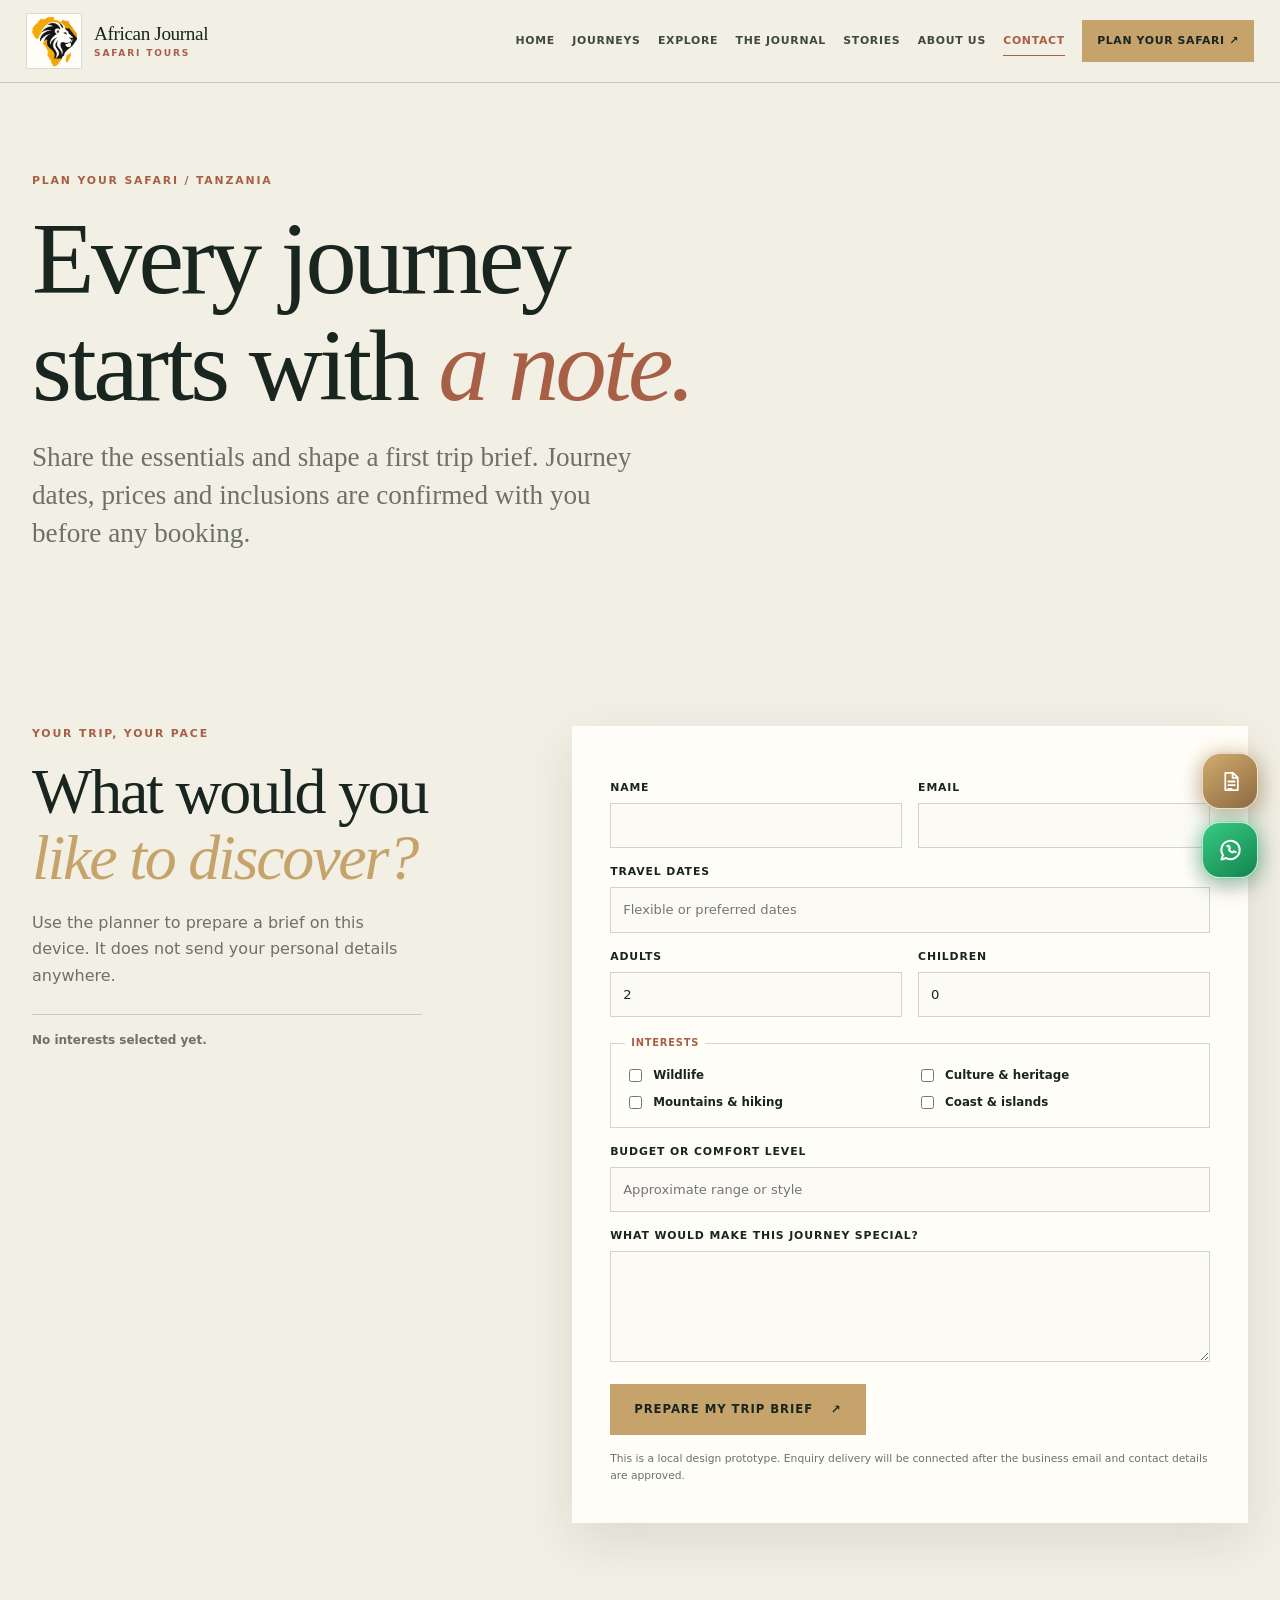
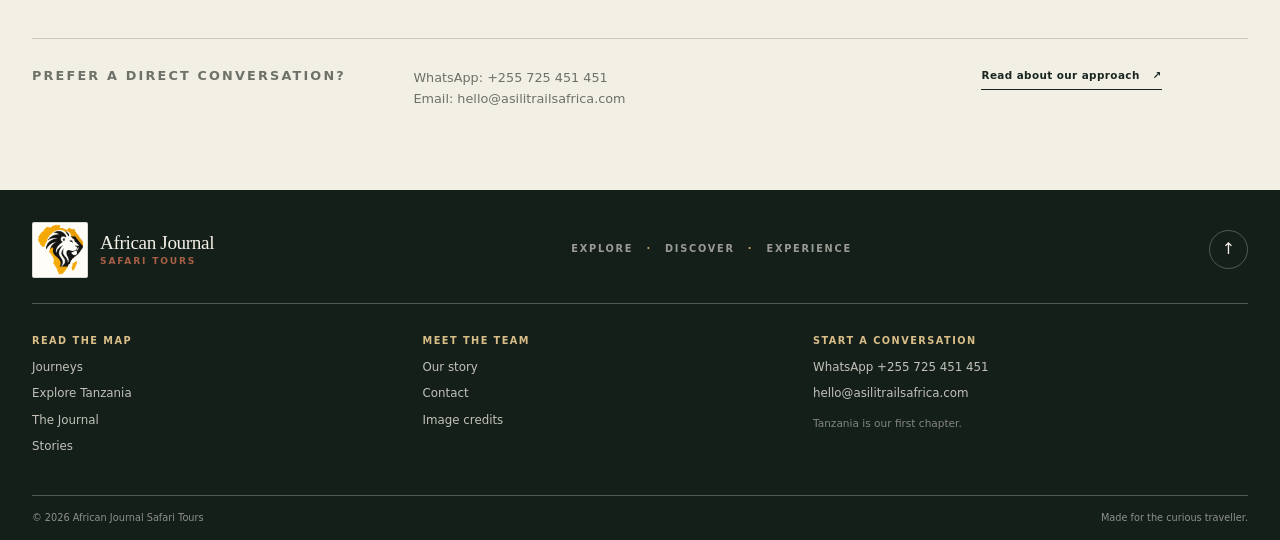
<file: contact.html>
<!doctype html>
<html lang="en">
  <head>
    <meta charset="utf-8" /><meta name="viewport" content="width=device-width, initial-scale=1" /><meta name="theme-color" content="#17251f" />
    <meta name="description" content="Contact African Journal Safari Tours to discuss a custom Tanzania journey." />
    <meta property="og:title" content="Contact | African Journal Safari Tours" /><meta property="og:description" content="Start a conversation about your Tanzania journey." /><meta property="og:image" content="images/afj-social.png" />
    <link rel="icon" type="image/png" href="images/afj-emblem.png" /><link rel="stylesheet" href="css/styles.css" /><script defer src="js/script.js"></script>
    <title>Contact | African Journal Safari Tours</title>
  </head>
  <body id="top">
    <a class="skip-link" href="#main">Skip to content</a>
    <header class="site-header">
      <div class="header-inner">
        <a class="brand" href="index.html" aria-label="African Journal Safari Tours home">
          <span class="brand-mark"><img src="images/afj-emblem.png" alt="" width="554" height="616" decoding="async" /></span>
          <span class="brand-words"><span>African Journal</span><small>Safari Tours</small></span>
        </a>
        <button class="menu-toggle" type="button" aria-label="Open navigation" aria-expanded="false" aria-controls="primary-nav">
          <span class="menu-label">Menu</span><span class="menu-icon" aria-hidden="true"><i></i><i></i></span>
        </button>
        <nav class="primary-nav" id="primary-nav" aria-label="Primary navigation">
          <a href="index.html" data-page="index.html">Home</a>
          <a href="journeys.html" data-page="journeys.html">Journeys</a>
          <a href="explore.html" data-page="explore.html">Explore</a>
          <a href="journal.html" data-page="journal.html">The Journal</a>
          <a href="stories.html" data-page="stories.html">Stories</a>
          <a href="about.html" data-page="about.html">About us</a>
          <a href="contact.html" data-page="contact.html">Contact</a>
          <a class="nav-cta" href="contact.html">Plan your safari <span aria-hidden="true">↗</span></a>
        </nav>
      </div>
    </header>
    <main id="main">
      <section class="contact-intro shell" id="contact-intro"><p class="eyebrow">Plan your safari / Tanzania</p><h1>Every journey<br />starts with <em>a note.</em></h1><p class="contact-deck">Share the essentials and shape a first trip brief. Journey dates, prices and inclusions are confirmed with you before any booking.</p></section>
      <section class="section shell trip-planner" aria-labelledby="trip-planner-title">
        <div class="trip-planner-heading"><p class="eyebrow">Your trip, your pace</p><h2 id="trip-planner-title">What would you<br /><em>like to discover?</em></h2><p>Use the planner to prepare a brief on this device. It does not send your personal details anywhere.</p><p class="trip-interests" data-selected-interests aria-live="polite">No interests selected yet.</p></div>
        <form class="trip-form" id="trip-form">
          <div class="trip-form-row">
            <div><label for="traveller-name">Name</label><input id="traveller-name" name="name" autocomplete="name" required /></div>
            <div><label for="traveller-email">Email</label><input id="traveller-email" name="email" type="email" autocomplete="email" required /></div>
          </div>
          <label for="travel-dates">Travel dates</label><input id="travel-dates" name="dates" placeholder="Flexible or preferred dates" />
          <div class="trip-form-row">
            <div><label for="traveller-adults">Adults</label><input id="traveller-adults" name="adults" type="number" min="1" value="2" required /></div>
            <div><label for="traveller-children">Children</label><input id="traveller-children" name="children" type="number" min="0" value="0" /></div>
          </div>
          <fieldset class="trip-interest-options">
            <legend>Interests</legend>
            <label><input type="checkbox" name="interest" value="Wildlife" data-interest="Wildlife" /> Wildlife</label>
            <label><input type="checkbox" name="interest" value="Culture and heritage" data-interest="Culture and heritage" /> Culture &amp; heritage</label>
            <label><input type="checkbox" name="interest" value="Mountains and hiking" data-interest="Mountains and hiking" /> Mountains &amp; hiking</label>
            <label><input type="checkbox" name="interest" value="Coast and islands" data-interest="Coast and islands" /> Coast &amp; islands</label>
          </fieldset>
          <label for="travel-budget">Budget or comfort level</label><input id="travel-budget" name="budget" placeholder="Approximate range or style" />
          <label for="trip-notes">What would make this journey special?</label><textarea id="trip-notes" name="notes" rows="4"></textarea>
          <button class="button button-gold" type="submit">Prepare my trip brief <span aria-hidden="true">↗</span></button>
          <p class="trip-form-note">This is a local design prototype. Enquiry delivery will be connected after the business email and contact details are approved.</p>
          <div class="trip-draft" id="trip-draft" hidden>
            <p class="eyebrow">Your trip brief / saved on this page only</p>
            <textarea id="trip-draft-text" rows="8" readonly aria-label="Prepared trip brief"></textarea>
            <p role="status" id="trip-draft-status">Your brief is ready to copy. No enquiry has been sent.</p>
            <button class="text-link" type="button" id="copy-trip-brief">Copy trip brief</button>
          </div>
        </form>
      </section>
      <section class="contact-note shell"><p class="eyebrow">Prefer a direct conversation?</p><p>WhatsApp: <a href="https://wa.me/255725451451" data-whatsapp target="_blank" rel="noopener">+255 725 451 451</a><br />Email: <a href="mailto:hello@asilitrailsafrica.com">hello@asilitrailsafrica.com</a></p><a class="text-link" href="about.html">Read about our approach <span aria-hidden="true">↗</span></a></section>
    </main>
    <footer class="site-footer"><div class="shell footer-top"><a class="brand brand-footer" href="index.html" aria-label="African Journal Safari Tours home"><span class="brand-mark"><img src="images/afj-emblem.png" alt="" width="554" height="616" loading="lazy" /></span><span class="brand-words"><span>African Journal</span><small>Safari Tours</small></span></a><p class="footer-promise">Explore <span>·</span> Discover <span>·</span> Experience</p><a class="back-top" href="#top" aria-label="Back to top">↑</a></div><div class="shell footer-links"><div><h2>Read the map</h2><a href="journeys.html">Journeys</a><a href="explore.html">Explore Tanzania</a><a href="journal.html">The Journal</a><a href="stories.html">Stories</a></div><div><h2>Meet the team</h2><a href="about.html">Our story</a><a href="contact.html">Contact</a><a href="image-credits.html">Image credits</a></div><div class="footer-contact"><h2>Start a conversation</h2><a href="https://wa.me/255725451451" data-whatsapp target="_blank" rel="noopener">WhatsApp +255 725 451 451</a><a href="mailto:hello@asilitrailsafrica.com">hello@asilitrailsafrica.com</a><small>Tanzania is our first chapter.</small></div></div><div class="shell footer-bottom"><span>© <span data-year>2026</span> African Journal Safari Tours</span><span>Made for the curious traveller.</span></div></footer>
    <div class="floating-actions" role="group" aria-label="Quick contact">
      <span class="floating-status" data-contact-status role="status" aria-live="polite" hidden></span>
      <a class="contact-fab contact-fab-form" href="contact.html#contact-intro" data-tally-form aria-label="Open travel enquiry form" title="Travel enquiry form">
        <svg class="contact-fab-icon" viewBox="0 0 24 24" aria-hidden="true" focusable="false"><path d="M7 3.75h7.4L19 8.3v11.95H7z"/><path d="M14 4v4.6h4.6M10 12h6M10 15.5h6M10 19h3"/></svg>
        <span class="visually-hidden">Travel enquiry form</span>
      </a>
      <a class="contact-fab contact-fab-whatsapp" href="https://wa.me/255725451451" data-whatsapp target="_blank" rel="noopener" aria-label="Chat with African Journal Safari Tours on WhatsApp" title="Chat on WhatsApp">
        <svg class="contact-fab-icon" viewBox="0 0 24 24" aria-hidden="true" focusable="false"><path d="M20.1 11.65a8.1 8.1 0 0 1-11.98 7.1L4 20l1.29-4.02A8.1 8.1 0 1 1 20.1 11.65Z"/><path d="M9.12 8.22c.19-.43.39-.44.57-.44h.49c.16 0 .37.02.51.4l.64 1.55c.08.2.06.37-.05.53l-.44.55c-.12.14-.22.29-.1.51.12.22.53.86 1.14 1.4.78.69 1.43.9 1.66 1.01.22.1.35.09.49-.08l.65-.76c.16-.19.33-.22.53-.13l1.5.71"/></svg>
        <span class="visually-hidden">Chat on WhatsApp</span>
      </a>
    </div>
  </body>
</html>
</file>
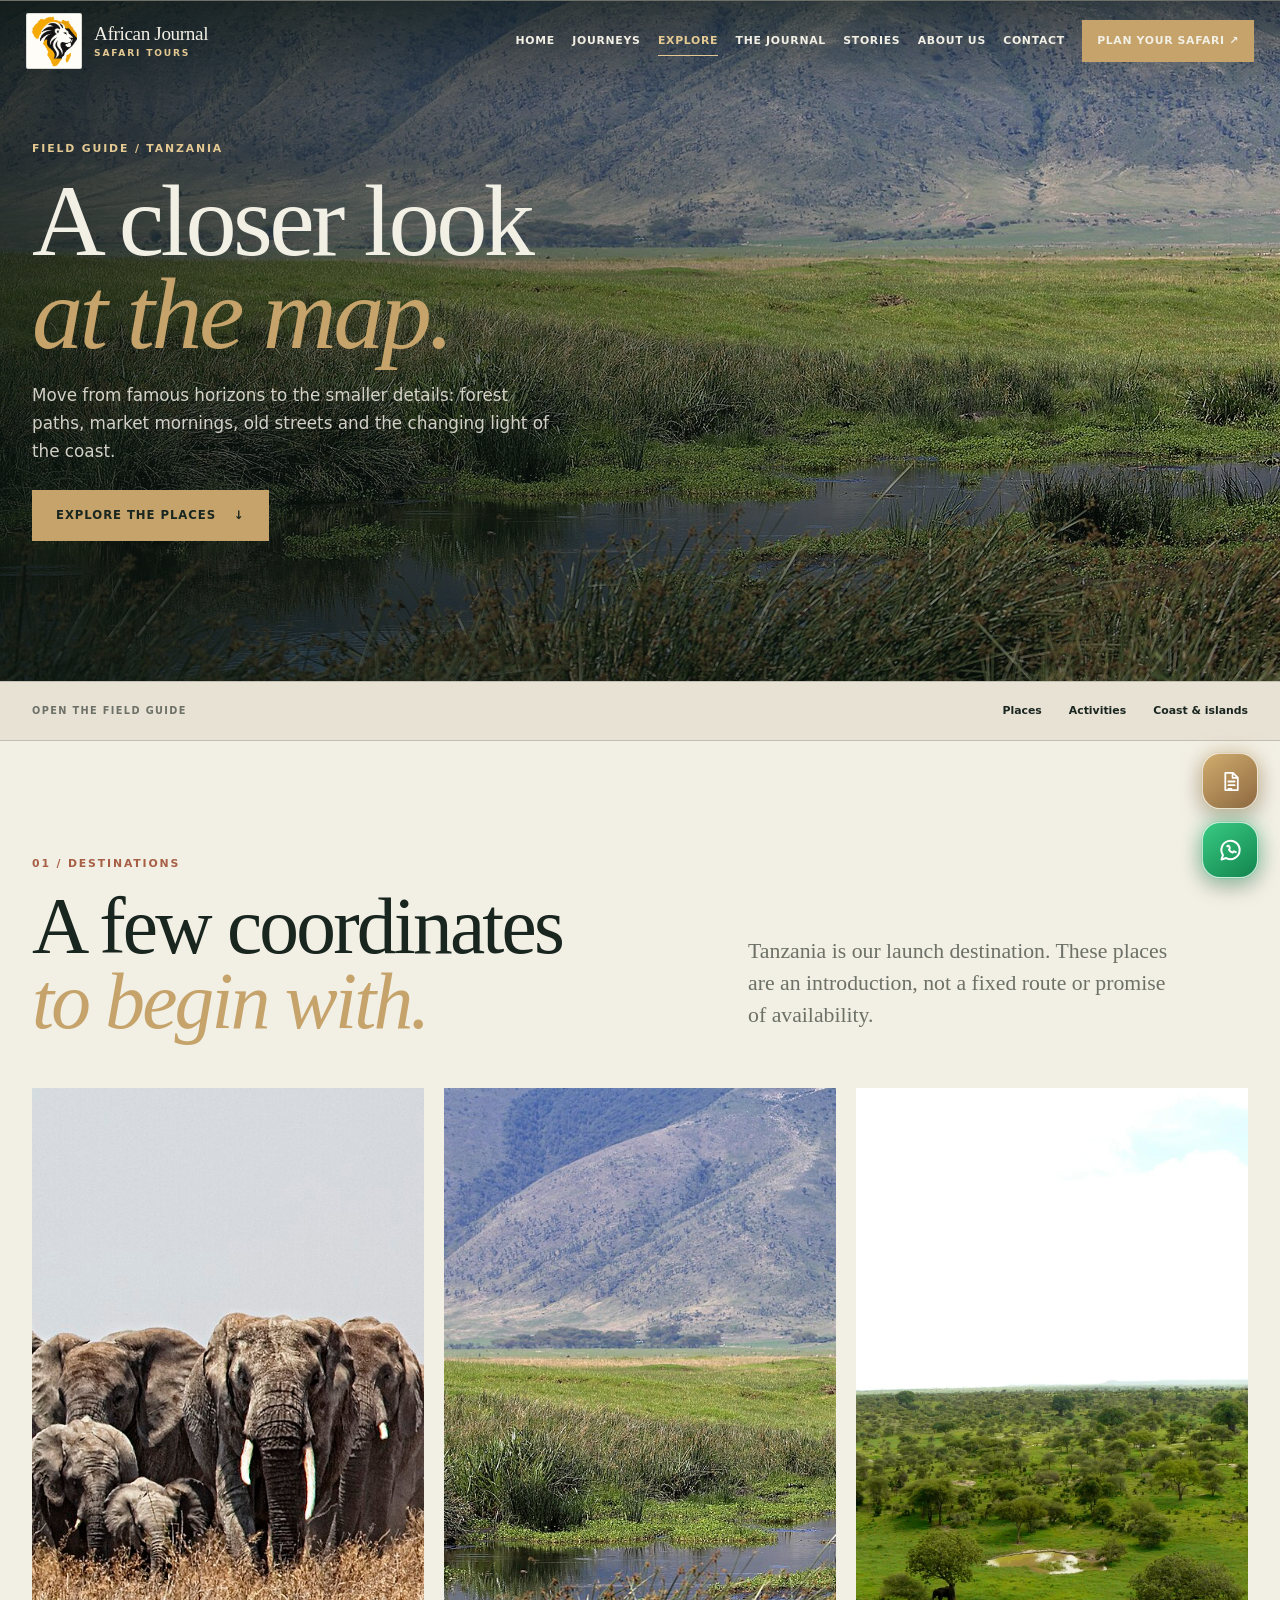
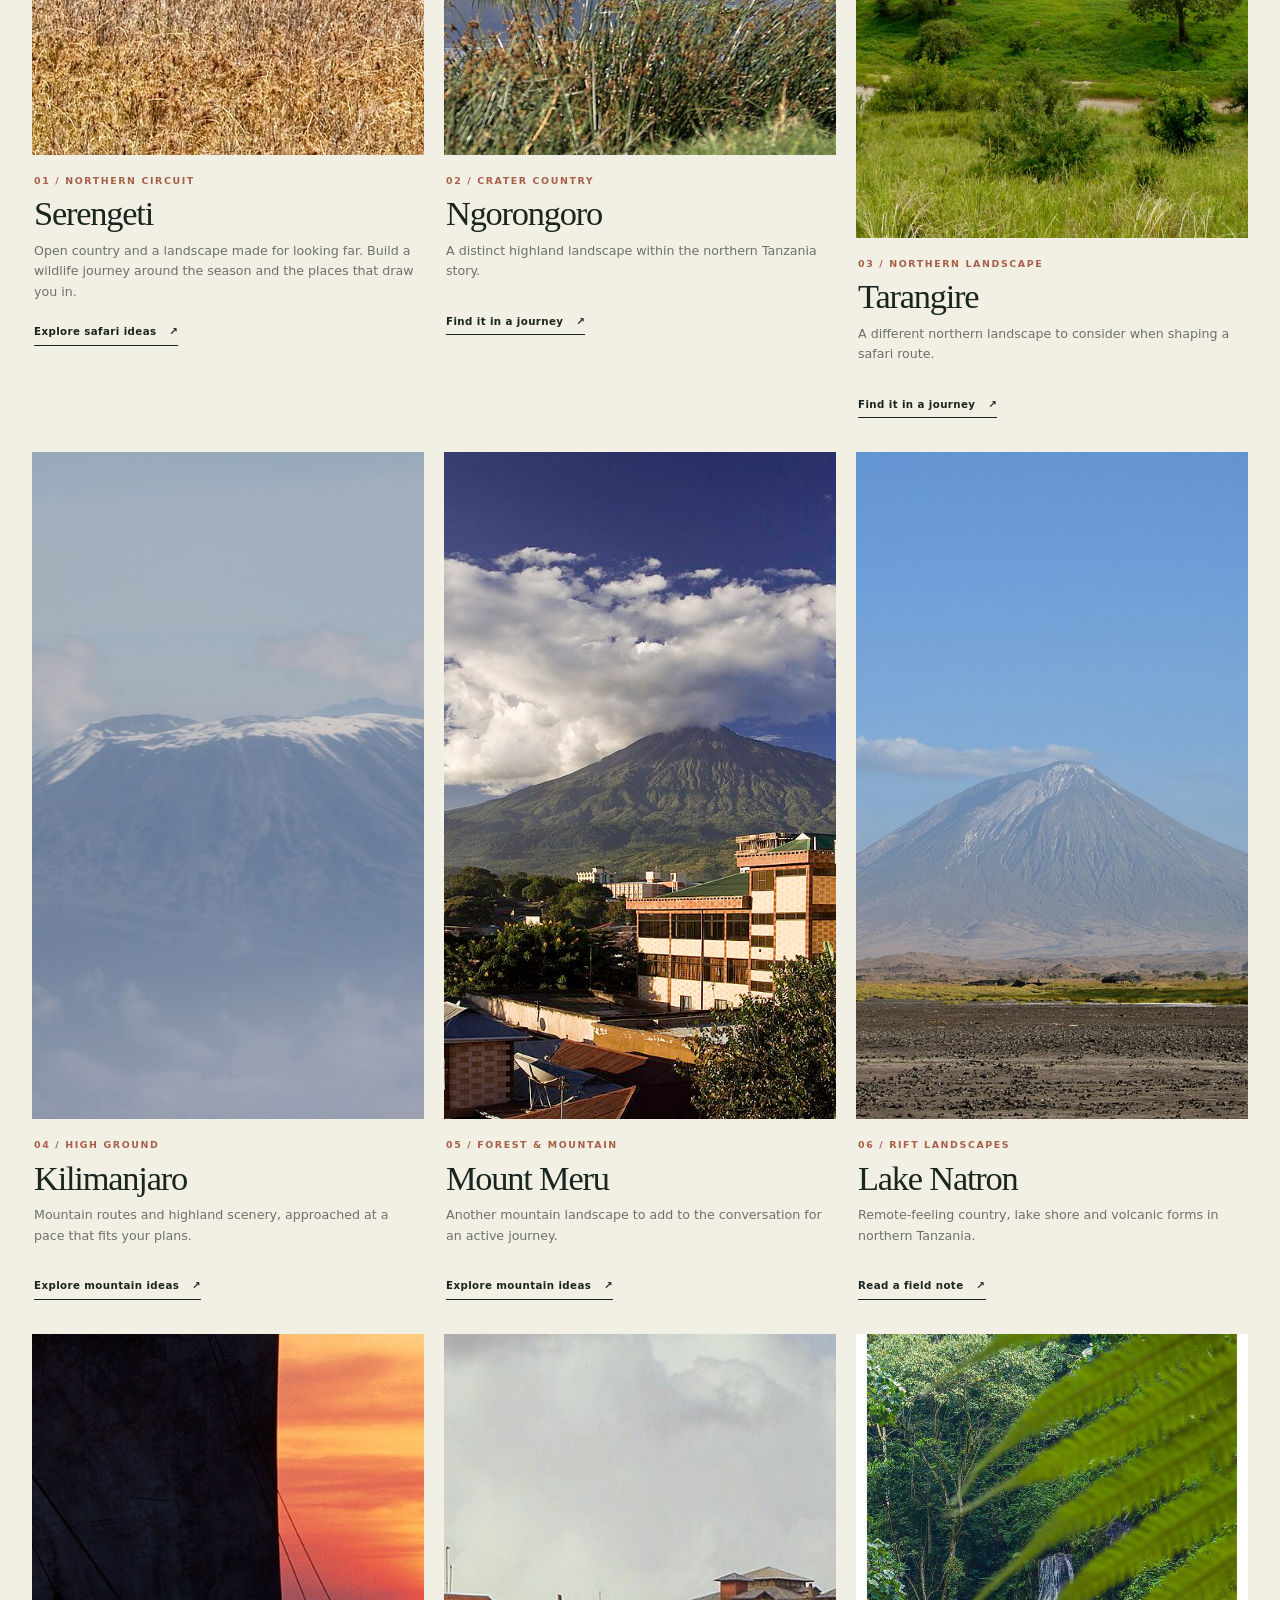
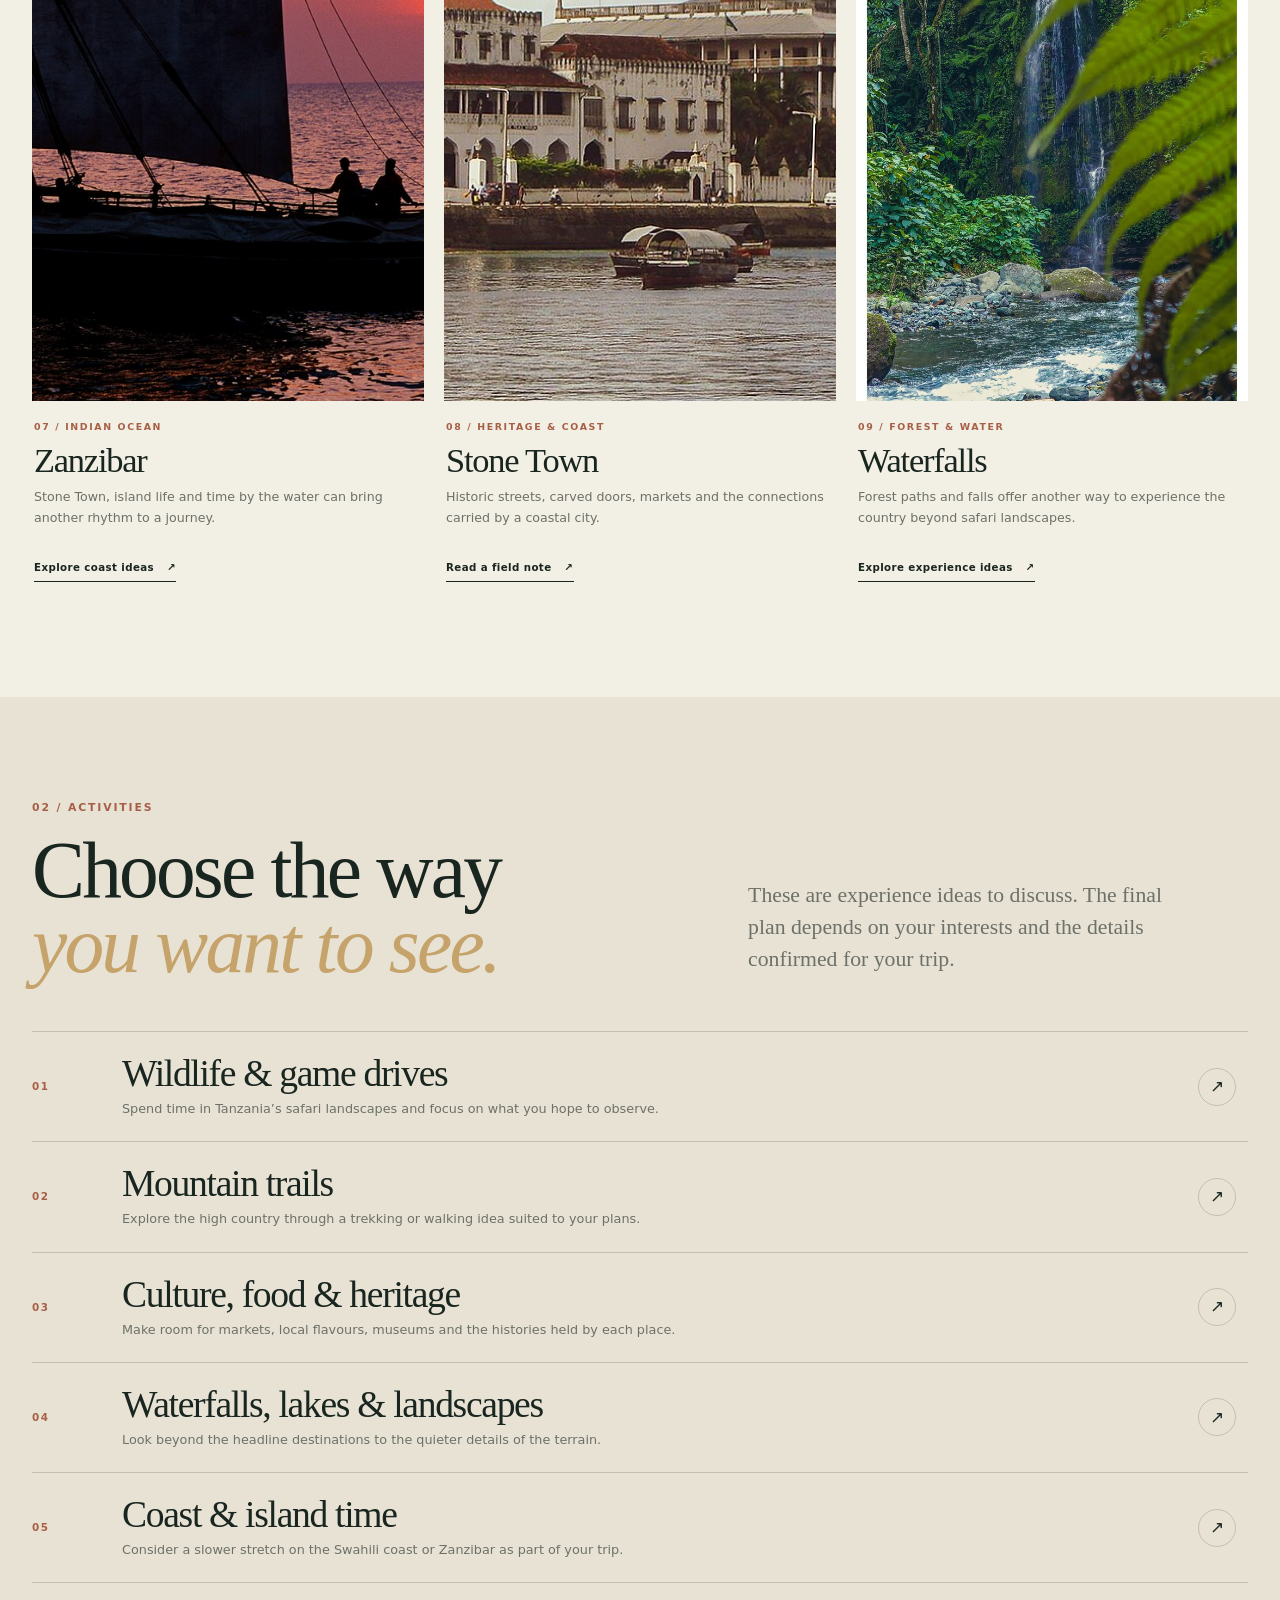
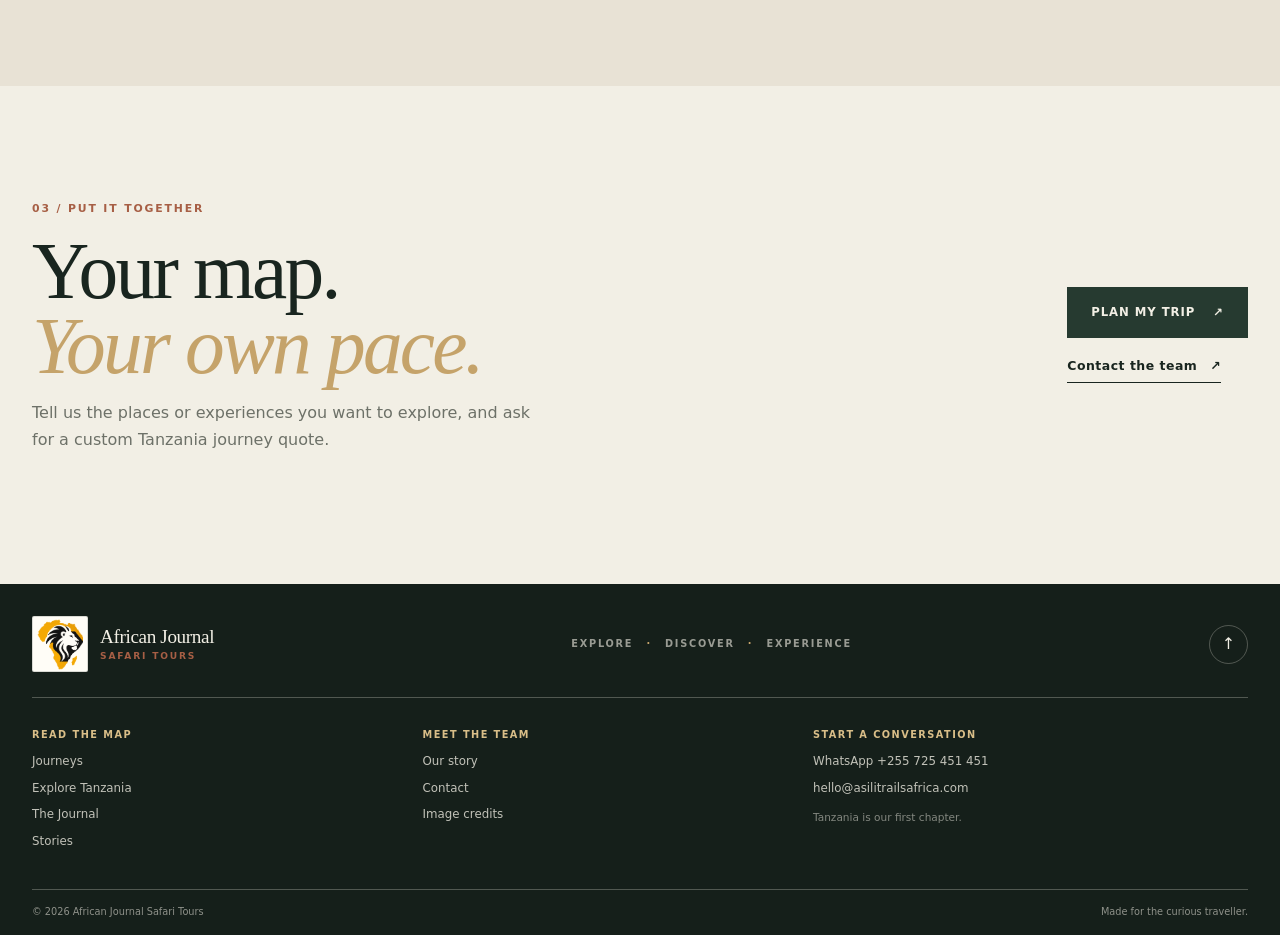
<file: explore.html>
<!doctype html>
<html lang="en">
  <head>
    <meta charset="utf-8" />
    <meta name="viewport" content="width=device-width, initial-scale=1" />
    <meta name="theme-color" content="#17251f" />
    <meta name="description" content="A field guide to Tanzania destinations and experiences, from safari landscapes and mountain trails to culture and the coast." />
    <meta property="og:title" content="Explore Tanzania | African Journal Safari Tours" />
    <meta property="og:description" content="Discover the places and experiences that could shape a custom Tanzania journey." />
    <meta property="og:image" content="images/afj-social.png" />
    <link rel="icon" type="image/png" href="images/afj-emblem.png" />
    <link rel="stylesheet" href="css/styles.css" />

    <script defer src="js/script.js"></script>
    <title>Explore Tanzania | African Journal Safari Tours</title>
  </head>
  <body id="top">
    <a class="skip-link" href="#main">Skip to content</a>
    <header class="site-header site-header-overlay">
      <div class="header-inner">
        <a class="brand" href="index.html" aria-label="African Journal Safari Tours home">
          <span class="brand-mark"><img src="images/afj-emblem.png" alt="" width="554" height="616" decoding="async" /></span>
          <span class="brand-words"><span>African Journal</span><small>Safari Tours</small></span>
        </a>
        <button class="menu-toggle" type="button" aria-label="Open navigation" aria-expanded="false" aria-controls="primary-nav">
          <span class="menu-label">Menu</span><span class="menu-icon" aria-hidden="true"><i></i><i></i></span>
        </button>
        <nav class="primary-nav" id="primary-nav" aria-label="Primary navigation">
          <a href="index.html" data-page="index.html">Home</a>
          <a href="journeys.html" data-page="journeys.html">Journeys</a>
          <a href="explore.html" data-page="explore.html">Explore</a>
          <a href="journal.html" data-page="journal.html">The Journal</a>
          <a href="stories.html" data-page="stories.html">Stories</a>
          <a href="about.html" data-page="about.html">About us</a>
          <a href="contact.html" data-page="contact.html">Contact</a>
          <a class="nav-cta" href="contact.html">Plan your safari <span aria-hidden="true">↗</span></a>
        </nav>
      </div>
    </header>
    <main id="main">
      <section class="page-hero page-hero-explore" aria-labelledby="page-title"><img src="images/ngorongoro-card.jpg" alt="A wide view across Ngorongoro Crater" width="1000" height="667" fetchpriority="high" /><div class="page-hero-shade"></div><div class="shell page-hero-copy"><p class="eyebrow eyebrow-light">Field guide / Tanzania</p><h1 id="page-title">A closer look<br /><em>at the map.</em></h1><p>Move from famous horizons to the smaller details: forest paths, market mornings, old streets and the changing light of the coast.</p><a class="button button-gold" href="#places">Explore the places <span aria-hidden="true">↓</span></a></div></section>
      <nav class="field-index" aria-label="On this page"><div class="shell"><span>Open the field guide</span><a href="#places">Places</a><a href="#activities">Activities</a><a href="#coast-experiences">Coast &amp; islands</a></div></nav>
      <section class="section shell" id="places" aria-labelledby="places-title"><div class="section-heading"><div><p class="eyebrow">01 / Destinations</p><h2 id="places-title">A few coordinates<br /><em>to begin with.</em></h2></div><p class="section-intro">Tanzania is our launch destination. These places are an introduction, not a fixed route or promise of availability.</p></div>
        <div class="place-grid">
          <article class="place-card place-card-feature" id="serengeti"><img src="images/ele.jpg" alt="Elephants in a grassy Serengeti landscape" width="1000" height="667" loading="lazy" /><div class="place-card-copy"><p class="eyebrow">01 / Northern circuit</p><h3>Serengeti</h3><p>Open country and a landscape made for looking far. Build a wildlife journey around the season and the places that draw you in.</p><a class="text-link" href="journeys.html#wildlife">Explore safari ideas <span aria-hidden="true">↗</span></a></div></article>
          <article class="place-card" id="ngorongoro"><img src="images/ngorongoro-card.jpg" alt="The broad volcanic landscape of Ngorongoro" width="1000" height="667" loading="lazy" /><div class="place-card-copy"><p class="eyebrow">02 / Crater country</p><h3>Ngorongoro</h3><p>A distinct highland landscape within the northern Tanzania story.</p><a class="text-link" href="journeys.html#wildlife">Find it in a journey <span aria-hidden="true">↗</span></a></div></article>
          <article class="place-card" id="tarangire"><img src="images/tarangire-landscape.webp" alt="Open green landscape and scattered trees in Tarangire National Park" width="1000" height="750" loading="lazy" /><div class="place-card-copy"><p class="eyebrow">03 / Northern landscape</p><h3>Tarangire</h3><p>A different northern landscape to consider when shaping a safari route.</p><a class="text-link" href="journeys.html#wildlife">Find it in a journey <span aria-hidden="true">↗</span></a></div></article>
          <article class="place-card" id="kilimanjaro"><img src="images/kilimanjaro-card.jpg" alt="Mount Kilimanjaro above the clouds" width="1000" height="667" loading="lazy" /><div class="place-card-copy"><p class="eyebrow">04 / High ground</p><h3>Kilimanjaro</h3><p>Mountain routes and highland scenery, approached at a pace that fits your plans.</p><a class="text-link" href="journeys.html#mountains">Explore mountain ideas <span aria-hidden="true">↗</span></a></div></article>
          <article class="place-card" id="meru"><img src="images/meru.jpg" alt="Mount Meru near Arusha" width="1000" height="667" loading="lazy" /><div class="place-card-copy"><p class="eyebrow">05 / Forest &amp; mountain</p><h3>Mount Meru</h3><p>Another mountain landscape to add to the conversation for an active journey.</p><a class="text-link" href="journeys.html#mountains">Explore mountain ideas <span aria-hidden="true">↗</span></a></div></article>
          <article class="place-card" id="natron"><img src="images/lengai.jpg" alt="Ol Doinyo Lengai rising above the landscape near Lake Natron" width="1000" height="667" loading="lazy" /><div class="place-card-copy"><p class="eyebrow">06 / Rift landscapes</p><h3>Lake Natron</h3><p>Remote-feeling country, lake shore and volcanic forms in northern Tanzania.</p><a class="text-link" href="journal.html#natron">Read a field note <span aria-hidden="true">↗</span></a></div></article>
          <article class="place-card" id="zanzibar"><img src="images/dh.jpg" alt="A dhow at sunset off the Zanzibar coast" width="1000" height="667" loading="lazy" /><div class="place-card-copy"><p class="eyebrow">07 / Indian Ocean</p><h3>Zanzibar</h3><p>Stone Town, island life and time by the water can bring another rhythm to a journey.</p><a class="text-link" href="journeys.html#coast">Explore coast ideas <span aria-hidden="true">↗</span></a></div></article>
          <article class="place-card" id="stone-town"><img src="images/journey-coast.jpg" alt="Stone Town buildings beside the water" width="1000" height="667" loading="lazy" /><div class="place-card-copy"><p class="eyebrow">08 / Heritage &amp; coast</p><h3>Stone Town</h3><p>Historic streets, carved doors, markets and the connections carried by a coastal city.</p><a class="text-link" href="journal.html#stone-town">Read a field note <span aria-hidden="true">↗</span></a></div></article>
          <article class="place-card" id="waterfalls"><img src="images/forest.jpg" alt="A waterfall framed by green forest" width="1000" height="667" loading="lazy" /><div class="place-card-copy"><p class="eyebrow">09 / Forest &amp; water</p><h3>Waterfalls</h3><p>Forest paths and falls offer another way to experience the country beyond safari landscapes.</p><a class="text-link" href="#water-and-land">Explore experience ideas <span aria-hidden="true">↗</span></a></div></article>
        </div>
      </section>
      <section class="activity-editorial" id="activities" aria-labelledby="activities-title"><div class="shell"><div class="section-heading"><div><p class="eyebrow">02 / Activities</p><h2 id="activities-title">Choose the way<br /><em>you want to see.</em></h2></div><p class="section-intro">These are experience ideas to discuss. The final plan depends on your interests and the details confirmed for your trip.</p></div>
        <div class="activity-rows">
          <article class="activity-row" id="game-drives"><span class="activity-index">01</span><div><h3>Wildlife &amp; game drives</h3><p>Spend time in Tanzania’s safari landscapes and focus on what you hope to observe.</p></div><a href="journeys.html#wildlife" aria-label="Explore wildlife journey ideas">↗</a></article>
          <article class="activity-row" id="mountain-trails"><span class="activity-index">02</span><div><h3>Mountain trails</h3><p>Explore the high country through a trekking or walking idea suited to your plans.</p></div><a href="journeys.html#mountains" aria-label="Explore mountain journey ideas">↗</a></article>
          <article class="activity-row" id="culture-experiences"><span class="activity-index">03</span><div><h3>Culture, food &amp; heritage</h3><p>Make room for markets, local flavours, museums and the histories held by each place.</p></div><a href="journeys.html#culture" aria-label="Explore culture journey ideas">↗</a></article>
          <article class="activity-row" id="water-and-land"><span class="activity-index">04</span><div><h3>Waterfalls, lakes &amp; landscapes</h3><p>Look beyond the headline destinations to the quieter details of the terrain.</p></div><a href="journeys.html" aria-label="Explore journey ideas">↗</a></article>
          <article class="activity-row" id="coast-experiences"><span class="activity-index">05</span><div><h3>Coast &amp; island time</h3><p>Consider a slower stretch on the Swahili coast or Zanzibar as part of your trip.</p></div><a href="journeys.html#coast" aria-label="Explore coast journey ideas">↗</a></article>
        </div>
      </div></section>
      <section class="section shell plan-inline"><div class="plan-inline-copy"><p class="eyebrow">03 / Put it together</p><h2>Your map.<br /><em>Your own pace.</em></h2><p>Tell us the places or experiences you want to explore, and ask for a custom Tanzania journey quote.</p></div><div class="plan-inline-actions"><a class="button button-dark" href="contact.html" data-theme="Tanzania destinations and activities">Plan my trip <span aria-hidden="true">↗</span></a><a class="text-link" href="contact.html">Contact the team <span aria-hidden="true">↗</span></a></div></section>
    </main>
    <footer class="site-footer"><div class="shell footer-top"><a class="brand brand-footer" href="index.html" aria-label="African Journal Safari Tours home"><span class="brand-mark"><img src="images/afj-emblem.png" alt="" width="554" height="616" loading="lazy" /></span><span class="brand-words"><span>African Journal</span><small>Safari Tours</small></span></a><p class="footer-promise">Explore <span>·</span> Discover <span>·</span> Experience</p><a class="back-top" href="#top" aria-label="Back to top">↑</a></div><div class="shell footer-links"><div><h2>Read the map</h2><a href="journeys.html">Journeys</a><a href="explore.html">Explore Tanzania</a><a href="journal.html">The Journal</a><a href="stories.html">Stories</a></div><div><h2>Meet the team</h2><a href="about.html">Our story</a><a href="contact.html">Contact</a><a href="image-credits.html">Image credits</a></div><div class="footer-contact"><h2>Start a conversation</h2><a href="https://wa.me/255725451451" data-whatsapp target="_blank" rel="noopener">WhatsApp +255 725 451 451</a><a href="mailto:hello@asilitrailsafrica.com">hello@asilitrailsafrica.com</a><small>Tanzania is our first chapter.</small></div></div><div class="shell footer-bottom"><span>© <span data-year>2026</span> African Journal Safari Tours</span><span>Made for the curious traveller.</span></div></footer>
    <div class="floating-actions" role="group" aria-label="Quick contact">
      <span class="floating-status" data-contact-status role="status" aria-live="polite" hidden></span>
      <a class="contact-fab contact-fab-form" href="contact.html#contact-intro" data-tally-form aria-label="Open travel enquiry form" title="Travel enquiry form">
        <svg class="contact-fab-icon" viewBox="0 0 24 24" aria-hidden="true" focusable="false"><path d="M7 3.75h7.4L19 8.3v11.95H7z"/><path d="M14 4v4.6h4.6M10 12h6M10 15.5h6M10 19h3"/></svg>
        <span class="visually-hidden">Travel enquiry form</span>
      </a>
      <a class="contact-fab contact-fab-whatsapp" href="https://wa.me/255725451451" data-whatsapp target="_blank" rel="noopener" aria-label="Chat with African Journal Safari Tours on WhatsApp" title="Chat on WhatsApp">
        <svg class="contact-fab-icon" viewBox="0 0 24 24" aria-hidden="true" focusable="false"><path d="M20.1 11.65a8.1 8.1 0 0 1-11.98 7.1L4 20l1.29-4.02A8.1 8.1 0 1 1 20.1 11.65Z"/><path d="M9.12 8.22c.19-.43.39-.44.57-.44h.49c.16 0 .37.02.51.4l.64 1.55c.08.2.06.37-.05.53l-.44.55c-.12.14-.22.29-.1.51.12.22.53.86 1.14 1.4.78.69 1.43.9 1.66 1.01.22.1.35.09.49-.08l.65-.76c.16-.19.33-.22.53-.13l1.5.71"/></svg>
        <span class="visually-hidden">Chat on WhatsApp</span>
      </a>
    </div>
  </body>
</html>
</file>
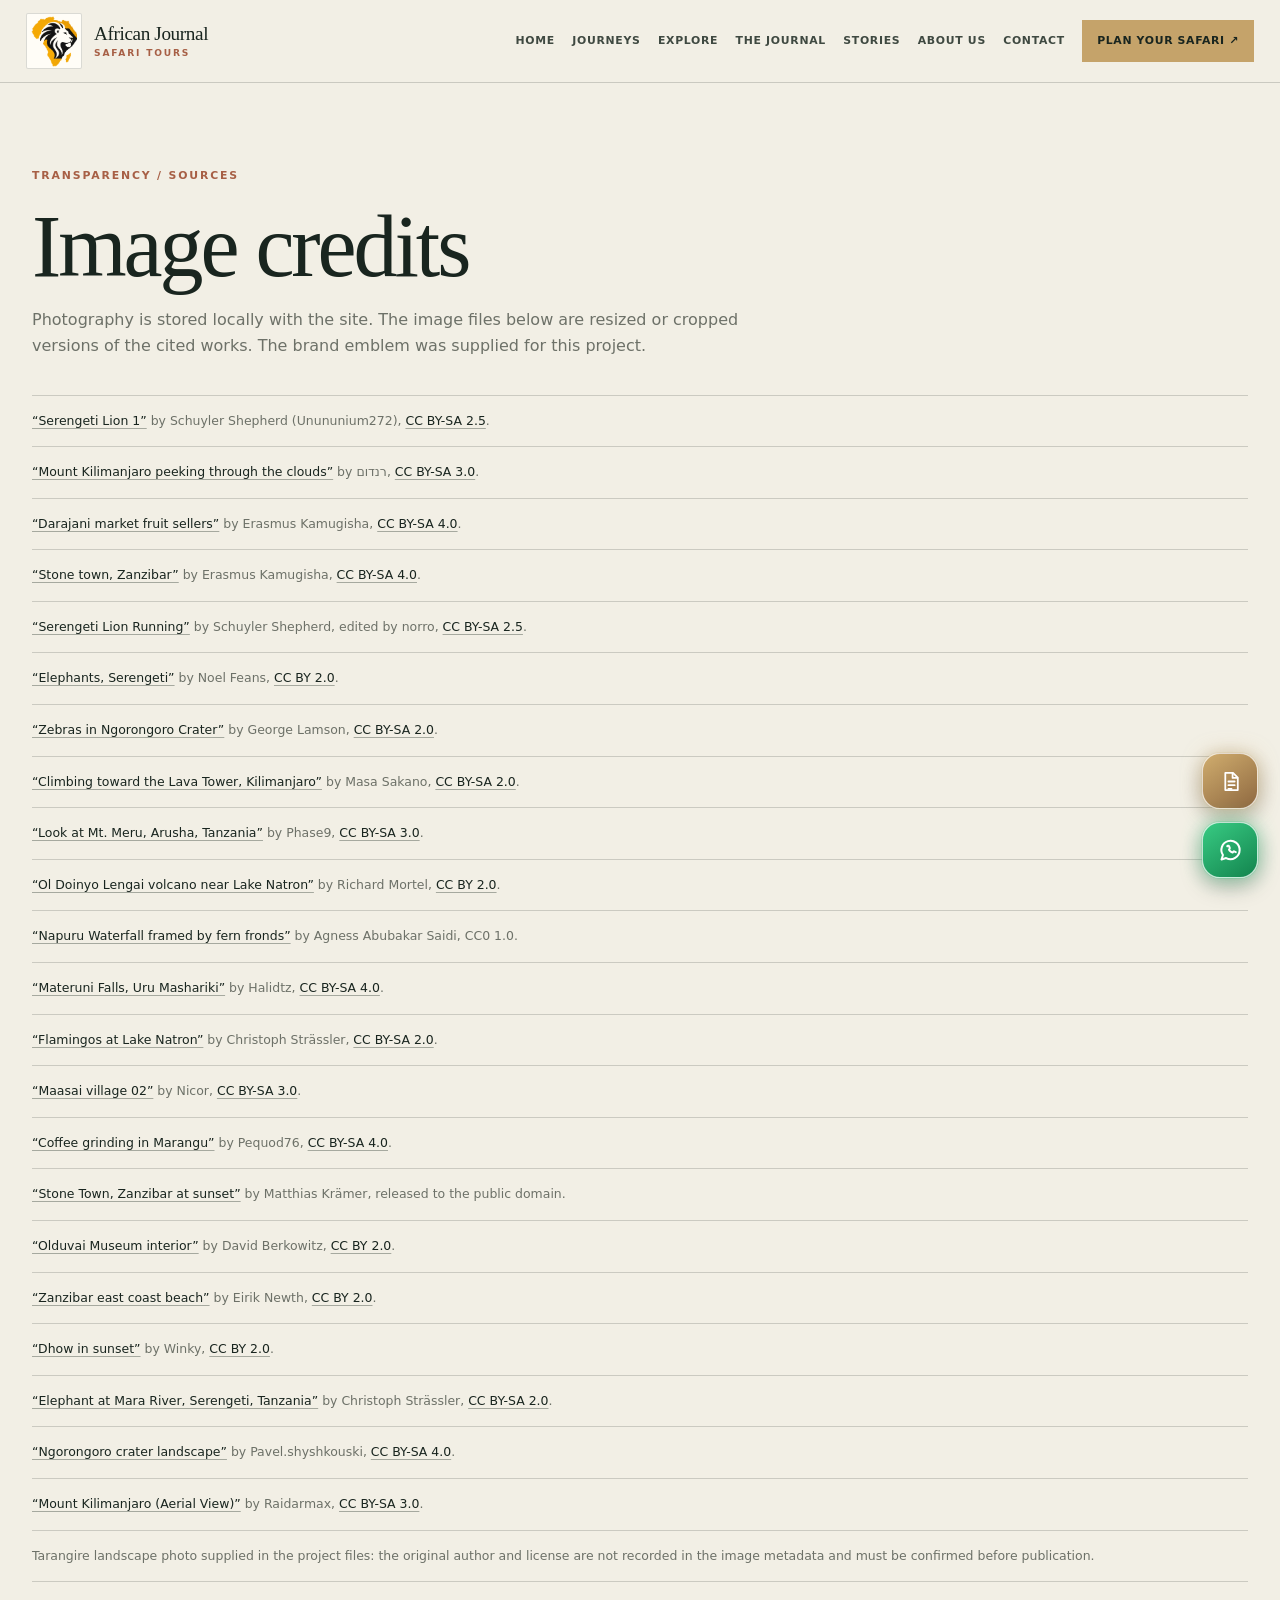
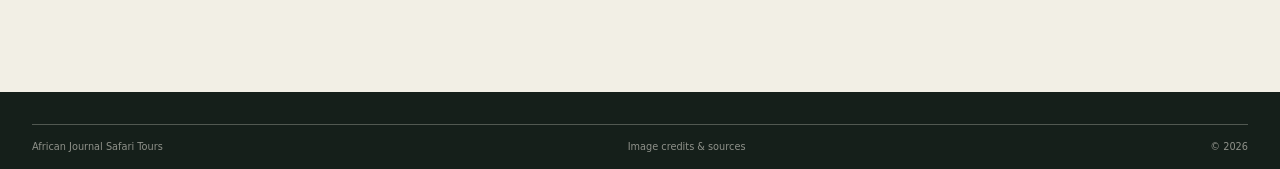
<file: image-credits.html>
<!doctype html>
<html lang="en">
  <head>
    <meta charset="utf-8" /><meta name="viewport" content="width=device-width, initial-scale=1" /><meta name="theme-color" content="#17251f" />
    <meta name="description" content="Sources and image attributions for the African Journal Safari Tours website." />
    <link rel="icon" type="image/png" href="images/afj-emblem.png" /><link rel="stylesheet" href="css/styles.css" />
    <script defer src="js/script.js"></script>
    <title>Image credits | African Journal Safari Tours</title>
  </head>
  <body id="top">
    <a class="skip-link" href="#main">Skip to content</a>
    <header class="site-header">
      <div class="header-inner">
        <a class="brand" href="index.html" aria-label="African Journal Safari Tours home">
          <span class="brand-mark"><img src="images/afj-emblem.png" alt="" width="554" height="616" decoding="async" /></span>
          <span class="brand-words"><span>African Journal</span><small>Safari Tours</small></span>
        </a>
        <button class="menu-toggle" type="button" aria-label="Open navigation" aria-expanded="false" aria-controls="primary-nav">
          <span class="menu-label">Menu</span><span class="menu-icon" aria-hidden="true"><i></i><i></i></span>
        </button>
        <nav class="primary-nav" id="primary-nav" aria-label="Primary navigation">
          <a href="index.html" data-page="index.html">Home</a>
          <a href="journeys.html" data-page="journeys.html">Journeys</a>
          <a href="explore.html" data-page="explore.html">Explore</a>
          <a href="journal.html" data-page="journal.html">The Journal</a>
          <a href="stories.html" data-page="stories.html">Stories</a>
          <a href="about.html" data-page="about.html">About us</a>
          <a href="contact.html" data-page="contact.html">Contact</a>
          <a class="nav-cta" href="contact.html">Plan your safari <span aria-hidden="true">↗</span></a>
        </nav>
      </div>
    </header>
    <main id="main" class="credits-page shell"><p class="eyebrow">Transparency / Sources</p><h1>Image credits</h1><p class="credits-intro">Photography is stored locally with the site. The image files below are resized or cropped versions of the cited works. The brand emblem was supplied for this project.</p>
      <ul class="credit-list">
        <li><a href="https://commons.wikimedia.org/wiki/File:Serengeti_Lion_1.jpg">“Serengeti Lion 1”</a> by Schuyler Shepherd (Unununium272), <a href="https://creativecommons.org/licenses/by-sa/2.5/">CC BY-SA 2.5</a>.</li>
        <li><a href="https://commons.wikimedia.org/wiki/File:Mount_Kilimanjaro_peeking_through_the_clouds.jpg">“Mount Kilimanjaro peeking through the clouds”</a> by רנדום, <a href="https://creativecommons.org/licenses/by-sa/3.0/">CC BY-SA 3.0</a>.</li>
        <li><a href="https://commons.wikimedia.org/wiki/File:Darajani_market_fruit_sellers.jpg">“Darajani market fruit sellers”</a> by Erasmus Kamugisha, <a href="https://creativecommons.org/licenses/by-sa/4.0/">CC BY-SA 4.0</a>.</li>
        <li><a href="https://commons.wikimedia.org/wiki/File:Stone_town_,Zanzibar.jpg">“Stone town, Zanzibar”</a> by Erasmus Kamugisha, <a href="https://creativecommons.org/licenses/by-sa/4.0/">CC BY-SA 4.0</a>.</li>
        <li><a href="https://commons.wikimedia.org/wiki/File:Serengeti_Lion_Running_saturated.jpg">“Serengeti Lion Running”</a> by Schuyler Shepherd, edited by norro, <a href="https://creativecommons.org/licenses/by-sa/2.5/">CC BY-SA 2.5</a>.</li>
        <li><a href="https://commons.wikimedia.org/wiki/File:Elephants,_Serengeti.jpg">“Elephants, Serengeti”</a> by Noel Feans, <a href="https://creativecommons.org/licenses/by/2.0/">CC BY 2.0</a>.</li>
        <li><a href="https://commons.wikimedia.org/wiki/File:Zebras_in_Ngorongoro_Crater.jpg">“Zebras in Ngorongoro Crater”</a> by George Lamson, <a href="https://creativecommons.org/licenses/by-sa/2.0/">CC BY-SA 2.0</a>.</li>
        <li><a href="https://commons.wikimedia.org/wiki/File:Climbing_toward_the_Lava_Tower_site,_Kilimanjaro,_-25_Aug._2009_a.jpg">“Climbing toward the Lava Tower, Kilimanjaro”</a> by Masa Sakano, <a href="https://creativecommons.org/licenses/by-sa/2.0/">CC BY-SA 2.0</a>.</li>
        <li><a href="https://commons.wikimedia.org/wiki/File:Look_at_Mt._Meru_Arusha_Tanzania.jpg">“Look at Mt. Meru, Arusha, Tanzania”</a> by Phase9, <a href="https://creativecommons.org/licenses/by-sa/3.0/">CC BY-SA 3.0</a>.</li>
        <li><a href="https://commons.wikimedia.org/wiki/File:Ol_Doinyo_Lengai_volcano_near_Lake_Natron_(5)_(27972424374).jpg">“Ol Doinyo Lengai volcano near Lake Natron”</a> by Richard Mortel, <a href="https://creativecommons.org/licenses/by/2.0/">CC BY 2.0</a>.</li>
        <li><a href="https://commons.wikimedia.org/wiki/File:Napuru_Waterfall_framed_by_fern_fronds,_Arusha.jpg">“Napuru Waterfall framed by fern fronds”</a> by Agness Abubakar Saidi, CC0 1.0.</li>
        <li><a href="https://commons.wikimedia.org/wiki/File:Materuni_Falls,_Uru_mashariki.jpg">“Materuni Falls, Uru Mashariki”</a> by Halidtz, <a href="https://creativecommons.org/licenses/by-sa/4.0/">CC BY-SA 4.0</a>.</li>
        <li><a href="https://commons.wikimedia.org/wiki/File:Flamingos_at_Lake_Natron,_Tanzania.jpg">“Flamingos at Lake Natron”</a> by Christoph Strässler, <a href="https://creativecommons.org/licenses/by-sa/2.0/">CC BY-SA 2.0</a>.</li>
        <li><a href="https://commons.wikimedia.org/wiki/File:Maasai_village_02.JPG">“Maasai village 02”</a> by Nicor, <a href="https://creativecommons.org/licenses/by-sa/3.0/">CC BY-SA 3.0</a>.</li>
        <li><a href="https://commons.wikimedia.org/wiki/File:Molitura_del_caff%C3%A8_a_Marangu,_Regione_del_Kilimangiaro,_Tanzania.JPG">“Coffee grinding in Marangu”</a> by Pequod76, <a href="https://creativecommons.org/licenses/by-sa/4.0/">CC BY-SA 4.0</a>.</li>
        <li><a href="https://commons.wikimedia.org/wiki/File:StoneTown-Zanzibar.jpg">“Stone Town, Zanzibar at sunset”</a> by Matthias Krämer, released to the public domain.</li>
        <li><a href="https://commons.wikimedia.org/wiki/File:Olduvai_Museum.jpg">“Olduvai Museum interior”</a> by David Berkowitz, <a href="https://creativecommons.org/licenses/by/2.0/">CC BY 2.0</a>.</li>
        <li><a href="https://commons.wikimedia.org/wiki/File:Zanzibar_east_coast_beach.jpg">“Zanzibar east coast beach”</a> by Eirik Newth, <a href="https://creativecommons.org/licenses/by/2.0/">CC BY 2.0</a>.</li>
        <li><a href="https://commons.wikimedia.org/wiki/File:Dhow_in_sunset.jpg">“Dhow in sunset”</a> by Winky, <a href="https://creativecommons.org/licenses/by/2.0/">CC BY 2.0</a>.</li>
        <li><a href="https://commons.wikimedia.org/wiki/File:Elephant_at_Mara_River,_Serengeti,_Tanzania.jpg">“Elephant at Mara River, Serengeti, Tanzania”</a> by Christoph Strässler, <a href="https://creativecommons.org/licenses/by-sa/2.0/">CC BY-SA 2.0</a>.</li>
        <li><a href="https://commons.wikimedia.org/wiki/File:Ngorongoro_crater_landscape.jpg">“Ngorongoro crater landscape”</a> by Pavel.shyshkouski, <a href="https://creativecommons.org/licenses/by-sa/4.0/">CC BY-SA 4.0</a>.</li>
        <li><a href="https://commons.wikimedia.org/wiki/File:Mount_Kilimanjaro_(Aerial_View).JPG">“Mount Kilimanjaro (Aerial View)”</a> by Raidarmax, <a href="https://creativecommons.org/licenses/by-sa/3.0/">CC BY-SA 3.0</a>.</li>
        <li>Tarangire landscape photo supplied in the project files: the original author and license are not recorded in the image metadata and must be confirmed before publication.</li>
      </ul>
    </main>
    <footer class="site-footer"><div class="shell footer-bottom"><a href="index.html">African Journal Safari Tours</a><span>Image credits &amp; sources</span><span>© <span data-year>2026</span></span></div></footer>
  <div class="floating-actions" role="group" aria-label="Quick contact">
    <span class="floating-status" data-contact-status role="status" aria-live="polite" hidden></span>
    <a class="contact-fab contact-fab-form" href="contact.html#contact-intro" data-tally-form aria-label="Open travel enquiry form" title="Travel enquiry form">
      <svg class="contact-fab-icon" viewBox="0 0 24 24" aria-hidden="true" focusable="false"><path d="M7 3.75h7.4L19 8.3v11.95H7z"/><path d="M14 4v4.6h4.6M10 12h6M10 15.5h6M10 19h3"/></svg>
      <span class="visually-hidden">Travel enquiry form</span>
    </a>
    <a class="contact-fab contact-fab-whatsapp" href="https://wa.me/255725451451" data-whatsapp target="_blank" rel="noopener" aria-label="Chat with African Journal Safari Tours on WhatsApp" title="Chat on WhatsApp">
      <svg class="contact-fab-icon" viewBox="0 0 24 24" aria-hidden="true" focusable="false"><path d="M20.1 11.65a8.1 8.1 0 0 1-11.98 7.1L4 20l1.29-4.02A8.1 8.1 0 1 1 20.1 11.65Z"/><path d="M9.12 8.22c.19-.43.39-.44.57-.44h.49c.16 0 .37.02.51.4l.64 1.55c.08.2.06.37-.05.53l-.44.55c-.12.14-.22.29-.1.51.12.22.53.86 1.14 1.4.78.69 1.43.9 1.66 1.01.22.1.35.09.49-.08l.65-.76c.16-.19.33-.22.53-.13l1.5.71"/></svg>
      <span class="visually-hidden">Chat on WhatsApp</span>
    </a>
  </div>
  </body>
</html>
</file>
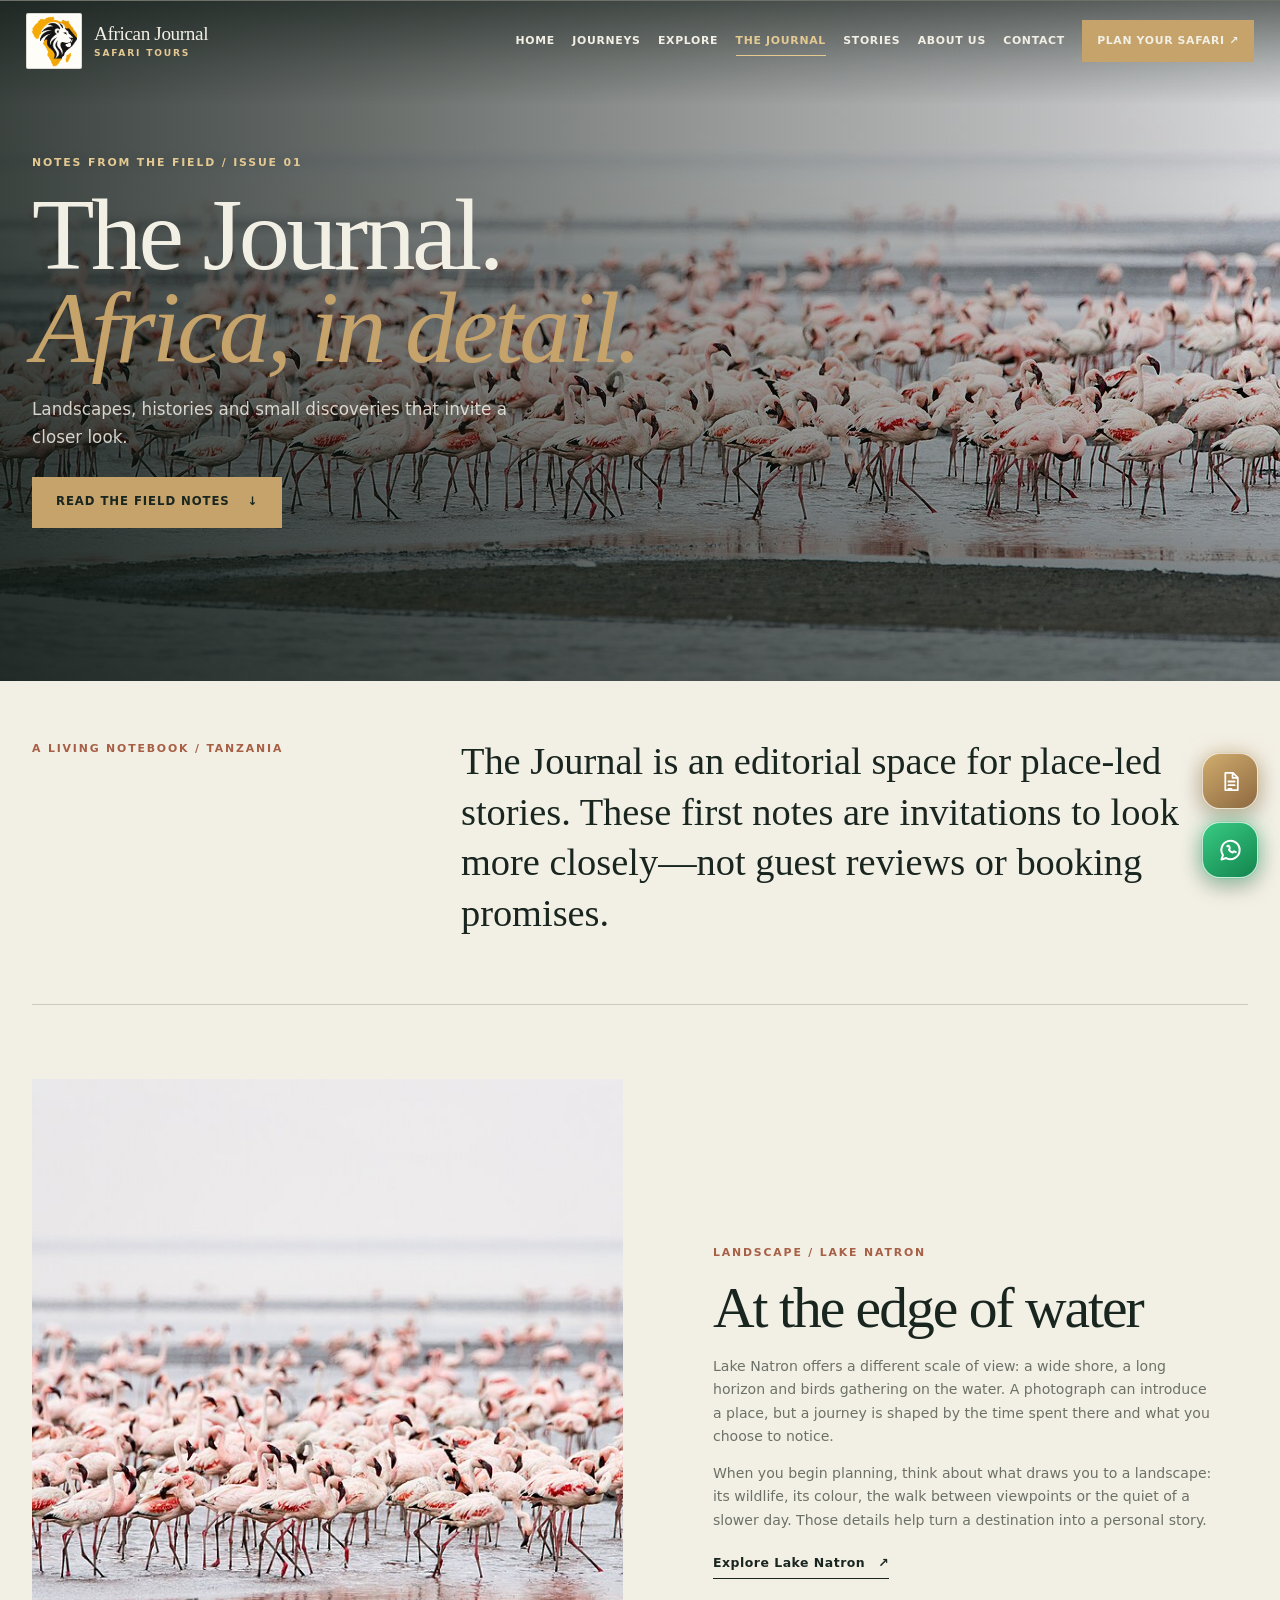
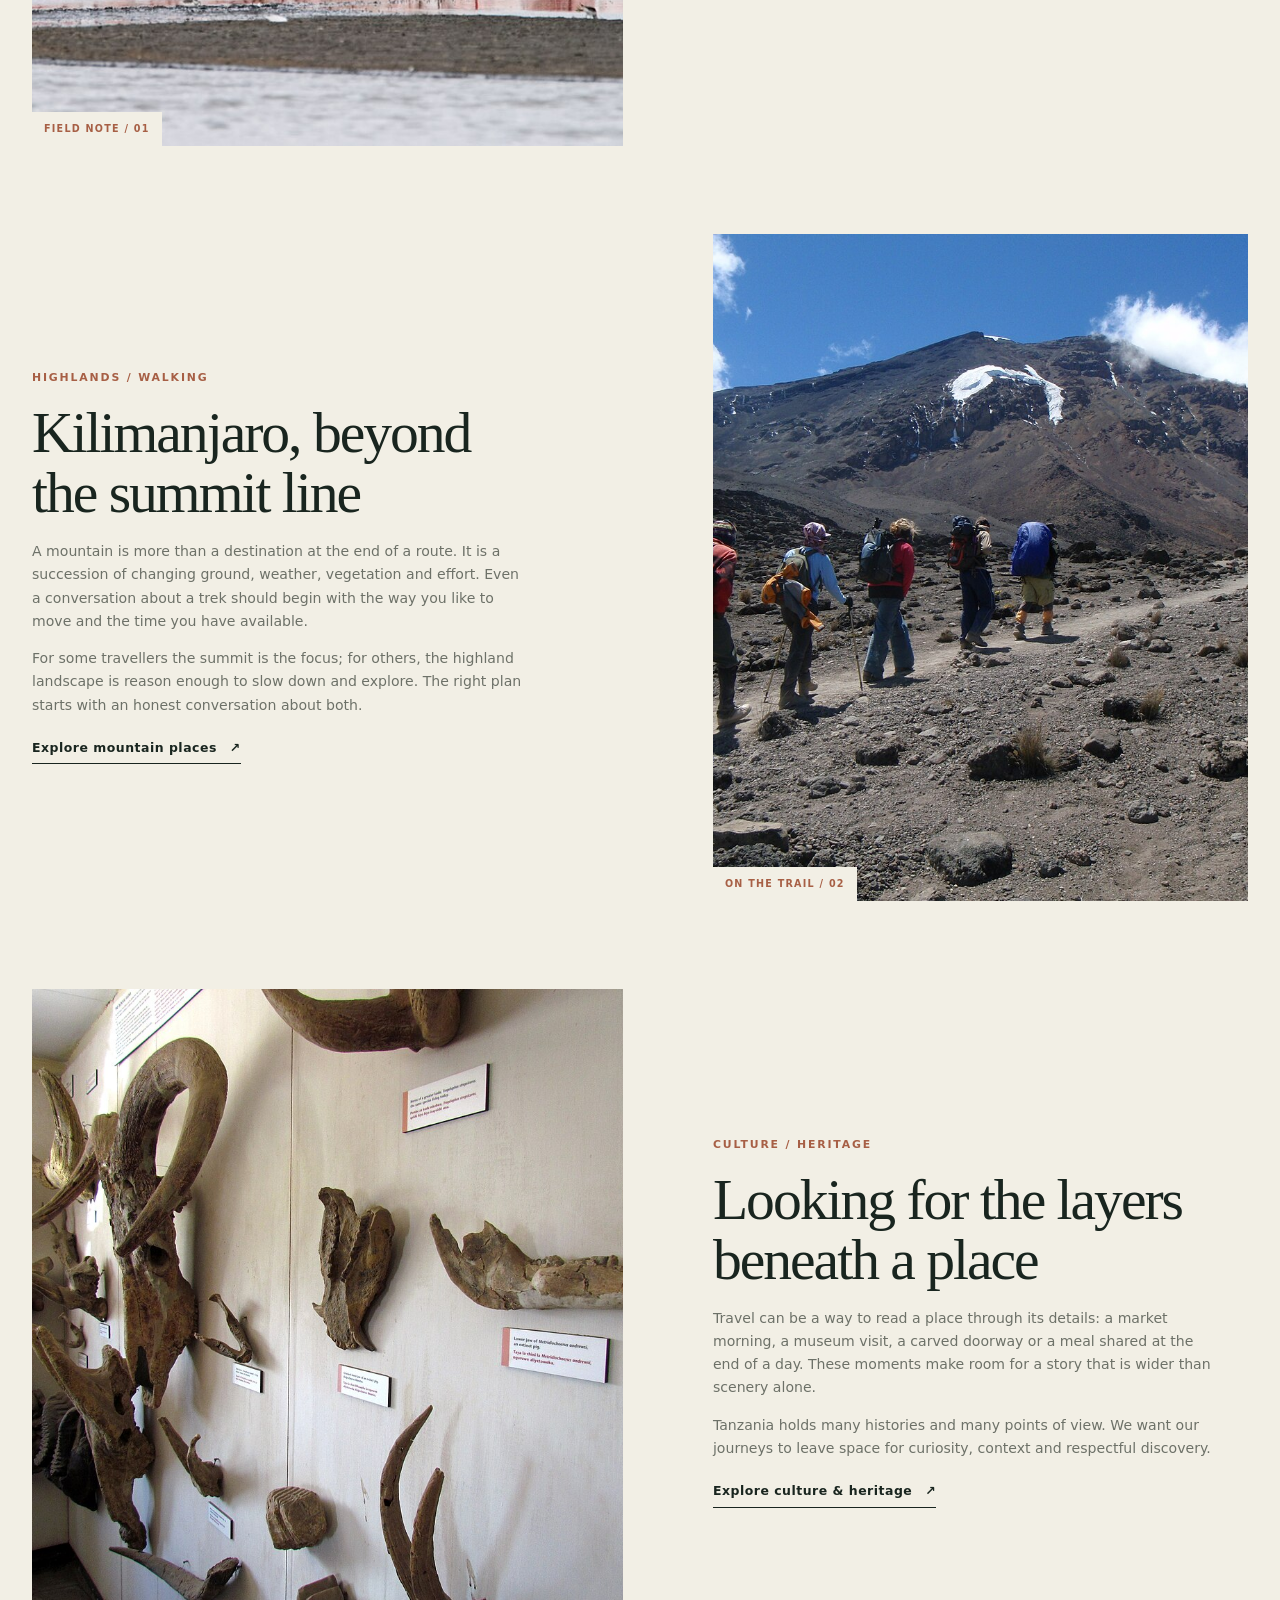
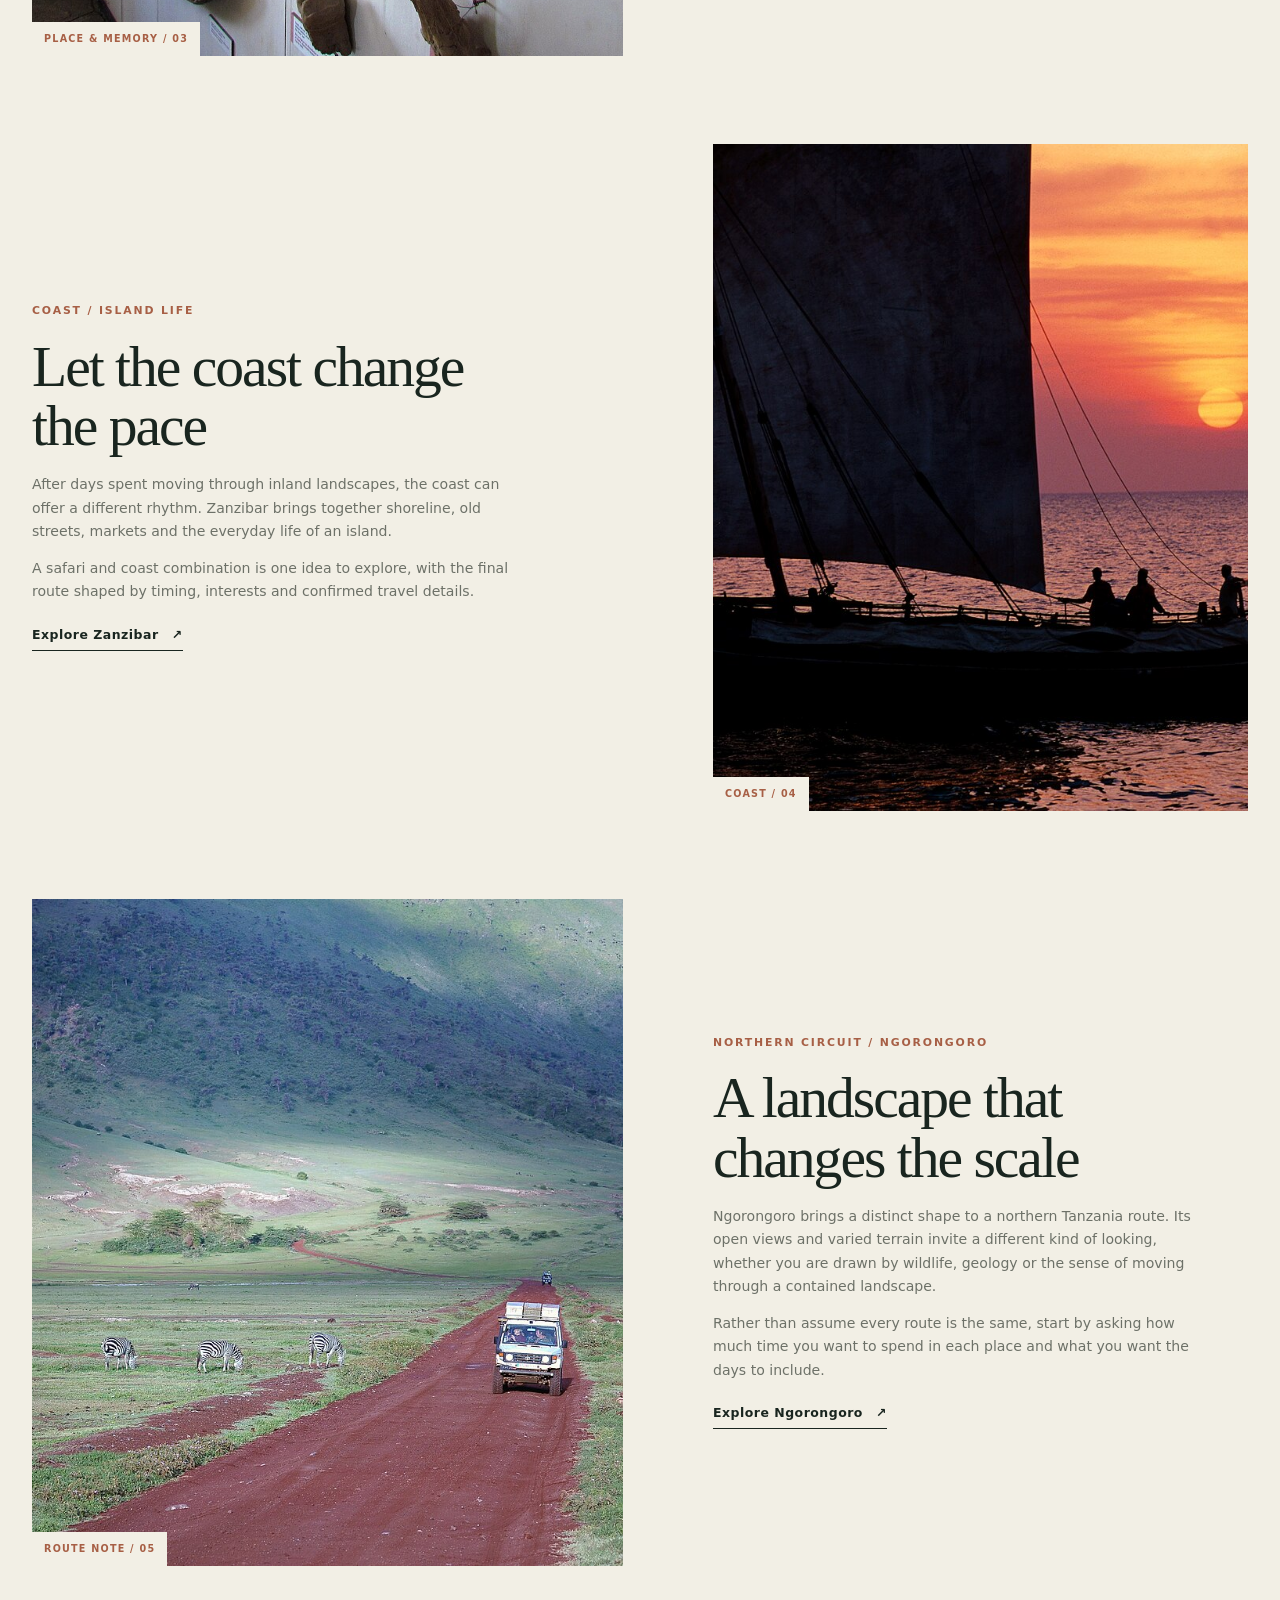
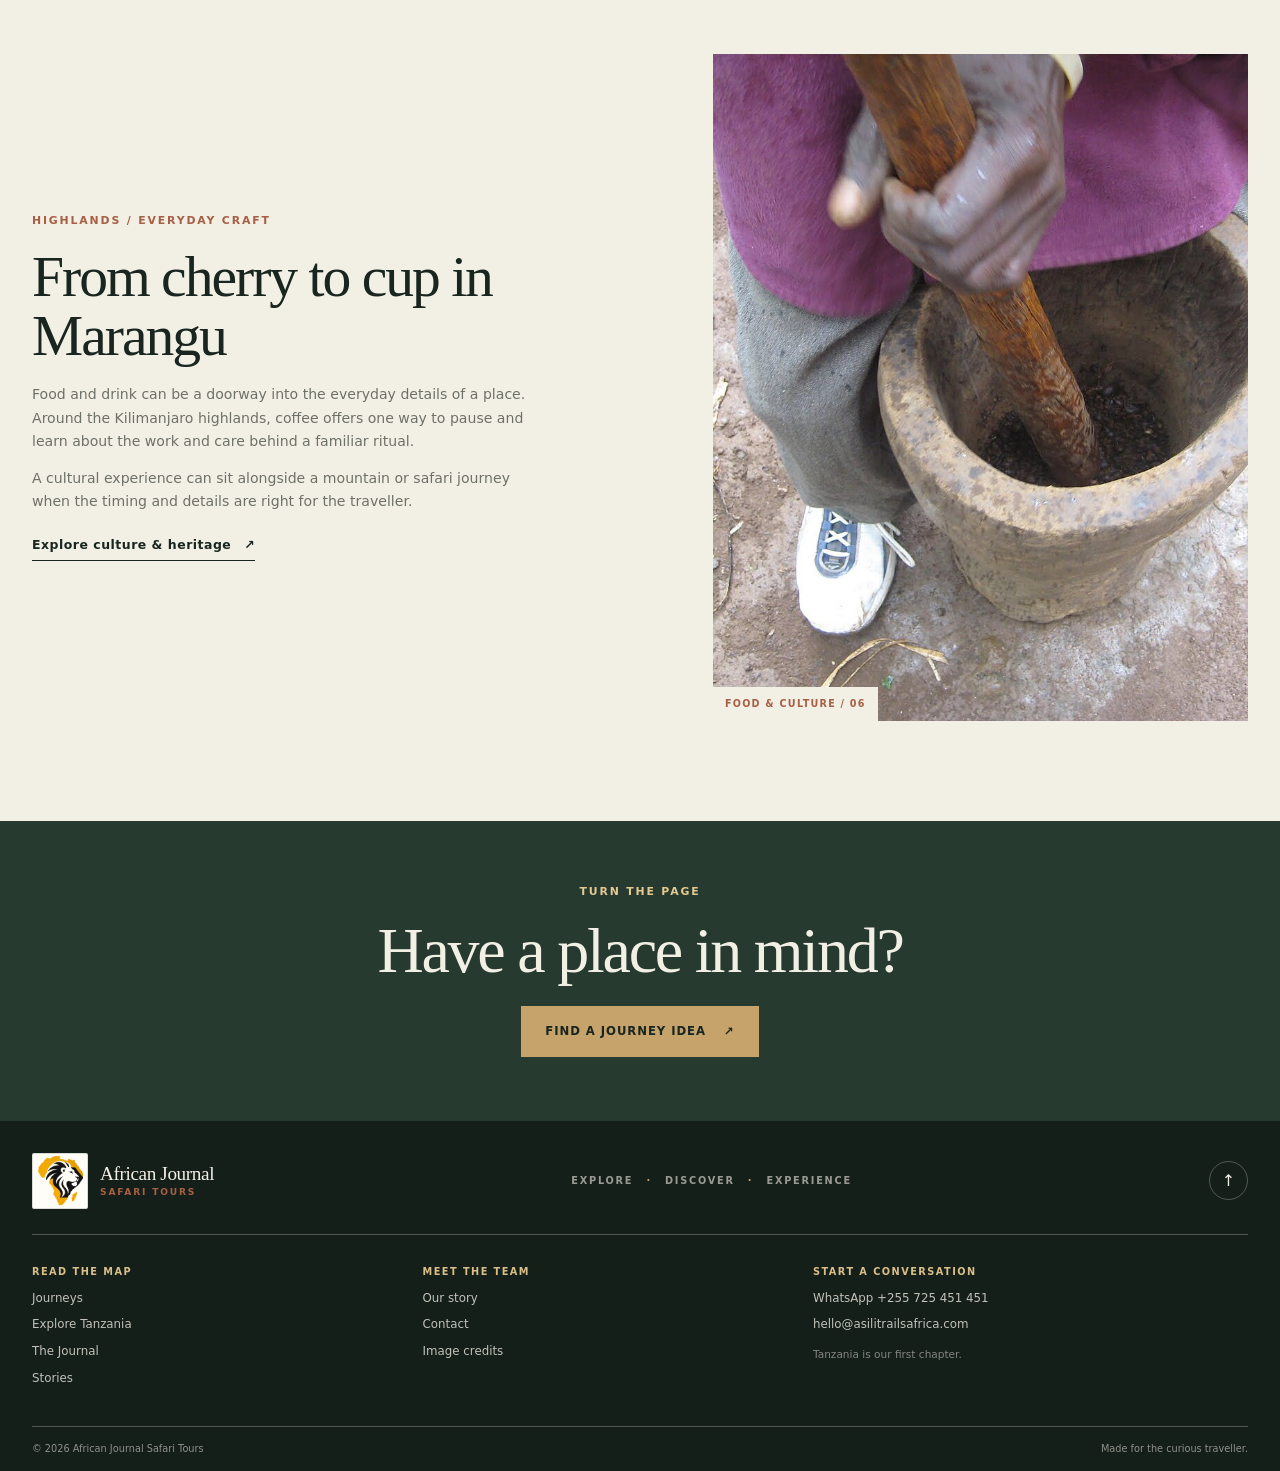
<file: journal.html>
<!doctype html>
<html lang="en">
  <head>
    <meta charset="utf-8" /><meta name="viewport" content="width=device-width, initial-scale=1" /><meta name="theme-color" content="#17251f" />
    <meta name="description" content="Editorial field notes from Tanzania on landscapes, trails, culture and the details that make a place memorable." />
    <meta property="og:title" content="The Journal | African Journal Safari Tours" /><meta property="og:description" content="Field notes and stories from Tanzania, written for the curious traveller." /><meta property="og:image" content="images/afj-social.png" />
    <link rel="icon" type="image/png" href="images/afj-emblem.png" /><link rel="stylesheet" href="css/styles.css" /><script defer src="js/script.js"></script>
    <title>The Journal | African Journal Safari Tours</title>
  </head>
  <body id="top">
    <a class="skip-link" href="#main">Skip to content</a>
    <header class="site-header site-header-overlay">
      <div class="header-inner">
        <a class="brand" href="index.html" aria-label="African Journal Safari Tours home">
          <span class="brand-mark"><img src="images/afj-emblem.png" alt="" width="554" height="616" decoding="async" /></span>
          <span class="brand-words"><span>African Journal</span><small>Safari Tours</small></span>
        </a>
        <button class="menu-toggle" type="button" aria-label="Open navigation" aria-expanded="false" aria-controls="primary-nav">
          <span class="menu-label">Menu</span><span class="menu-icon" aria-hidden="true"><i></i><i></i></span>
        </button>
        <nav class="primary-nav" id="primary-nav" aria-label="Primary navigation">
          <a href="index.html" data-page="index.html">Home</a>
          <a href="journeys.html" data-page="journeys.html">Journeys</a>
          <a href="explore.html" data-page="explore.html">Explore</a>
          <a href="journal.html" data-page="journal.html">The Journal</a>
          <a href="stories.html" data-page="stories.html">Stories</a>
          <a href="about.html" data-page="about.html">About us</a>
          <a href="contact.html" data-page="contact.html">Contact</a>
          <a class="nav-cta" href="contact.html">Plan your safari <span aria-hidden="true">↗</span></a>
        </nav>
      </div>
    </header>
    <main id="main">
      <section class="page-hero page-hero-journal" aria-labelledby="page-title"><img src="images/natron.jpg" alt="Flamingos gathered on the edge of Lake Natron" width="1000" height="667" fetchpriority="high" /><div class="page-hero-shade"></div><div class="shell page-hero-copy"><p class="eyebrow eyebrow-light">Notes from the field / Issue 01</p><h1 id="page-title">The Journal.<br /><em>Africa, in detail.</em></h1><p>Landscapes, histories and small discoveries that invite a closer look.</p><a class="button button-gold" href="#field-notes">Read the field notes <span aria-hidden="true">↓</span></a></div></section>
      <section class="journal-lead shell" id="field-notes"><p class="eyebrow">A living notebook / Tanzania</p><p class="journal-lead-copy">The Journal is an editorial space for place-led stories. These first notes are invitations to look more closely—not guest reviews or booking promises.</p></section>
      <section class="journal-articles shell" aria-label="Journal articles">
        <article class="journal-article" id="natron"><div class="journal-article-image"><img src="images/natron.jpg" alt="Flamingos gathering along Lake Natron" width="1000" height="667" loading="lazy" /><span>Field note / 01</span></div><div class="journal-article-copy"><p class="eyebrow">Landscape / Lake Natron</p><h2>At the edge of water</h2><p>Lake Natron offers a different scale of view: a wide shore, a long horizon and birds gathering on the water. A photograph can introduce a place, but a journey is shaped by the time spent there and what you choose to notice.</p><p>When you begin planning, think about what draws you to a landscape: its wildlife, its colour, the walk between viewpoints or the quiet of a slower day. Those details help turn a destination into a personal story.</p><a class="text-link" href="explore.html#natron">Explore Lake Natron <span aria-hidden="true">↗</span></a></div></article>
        <article class="journal-article journal-article-reverse" id="highlands"><div class="journal-article-image"><img src="images/kil.jpg" alt="Mount Kilimanjaro above the clouds" width="1000" height="667" loading="lazy" /><span>On the trail / 02</span></div><div class="journal-article-copy"><p class="eyebrow">Highlands / Walking</p><h2>Kilimanjaro, beyond the summit line</h2><p>A mountain is more than a destination at the end of a route. It is a succession of changing ground, weather, vegetation and effort. Even a conversation about a trek should begin with the way you like to move and the time you have available.</p><p>For some travellers the summit is the focus; for others, the highland landscape is reason enough to slow down and explore. The right plan starts with an honest conversation about both.</p><a class="text-link" href="explore.html#kilimanjaro">Explore mountain places <span aria-hidden="true">↗</span></a></div></article>
        <article class="journal-article" id="stone-town"><div class="journal-article-image"><img src="images/museum.jpg" alt="Objects and exhibits at Olduvai Museum" width="1000" height="667" loading="lazy" /><span>Place &amp; memory / 03</span></div><div class="journal-article-copy"><p class="eyebrow">Culture / Heritage</p><h2>Looking for the layers beneath a place</h2><p>Travel can be a way to read a place through its details: a market morning, a museum visit, a carved doorway or a meal shared at the end of a day. These moments make room for a story that is wider than scenery alone.</p><p>Tanzania holds many histories and many points of view. We want our journeys to leave space for curiosity, context and respectful discovery.</p><a class="text-link" href="explore.html#culture-experiences">Explore culture &amp; heritage <span aria-hidden="true">↗</span></a></div></article>
        <article class="journal-article journal-article-reverse" id="coast-note"><div class="journal-article-image"><img src="images/dh.jpg" alt="A dhow sailing at dusk along the coast" width="1000" height="667" loading="lazy" /><span>Coast / 04</span></div><div class="journal-article-copy"><p class="eyebrow">Coast / Island life</p><h2>Let the coast change the pace</h2><p>After days spent moving through inland landscapes, the coast can offer a different rhythm. Zanzibar brings together shoreline, old streets, markets and the everyday life of an island.</p><p>A safari and coast combination is one idea to explore, with the final route shaped by timing, interests and confirmed travel details.</p><a class="text-link" href="explore.html#zanzibar">Explore Zanzibar <span aria-hidden="true">↗</span></a></div></article>
        <article class="journal-article" id="crater-country"><div class="journal-article-image"><img src="images/ngo.jpg" alt="Zebras and a safari vehicle on a crater landscape" width="1000" height="667" loading="lazy" /><span>Route note / 05</span></div><div class="journal-article-copy"><p class="eyebrow">Northern circuit / Ngorongoro</p><h2>A landscape that changes the scale</h2><p>Ngorongoro brings a distinct shape to a northern Tanzania route. Its open views and varied terrain invite a different kind of looking, whether you are drawn by wildlife, geology or the sense of moving through a contained landscape.</p><p>Rather than assume every route is the same, start by asking how much time you want to spend in each place and what you want the days to include.</p><a class="text-link" href="explore.html#ngorongoro">Explore Ngorongoro <span aria-hidden="true">↗</span></a></div></article>
        <article class="journal-article journal-article-reverse" id="marangu"><div class="journal-article-image"><img src="images/mk.jpg" alt="Coffee being ground by hand in Marangu" width="1000" height="667" loading="lazy" /><span>Food &amp; culture / 06</span></div><div class="journal-article-copy"><p class="eyebrow">Highlands / Everyday craft</p><h2>From cherry to cup in Marangu</h2><p>Food and drink can be a doorway into the everyday details of a place. Around the Kilimanjaro highlands, coffee offers one way to pause and learn about the work and care behind a familiar ritual.</p><p>A cultural experience can sit alongside a mountain or safari journey when the timing and details are right for the traveller.</p><a class="text-link" href="explore.html#culture-experiences">Explore culture &amp; heritage <span aria-hidden="true">↗</span></a></div></article>
      </section>
      <section class="journal-signoff"><p class="eyebrow eyebrow-light">Turn the page</p><h2>Have a place in mind?</h2><a class="button button-gold" href="journeys.html">Find a journey idea <span aria-hidden="true">↗</span></a></section>
    </main>
    <footer class="site-footer"><div class="shell footer-top"><a class="brand brand-footer" href="index.html" aria-label="African Journal Safari Tours home"><span class="brand-mark"><img src="images/afj-emblem.png" alt="" width="554" height="616" loading="lazy" /></span><span class="brand-words"><span>African Journal</span><small>Safari Tours</small></span></a><p class="footer-promise">Explore <span>·</span> Discover <span>·</span> Experience</p><a class="back-top" href="#top" aria-label="Back to top">↑</a></div><div class="shell footer-links"><div><h2>Read the map</h2><a href="journeys.html">Journeys</a><a href="explore.html">Explore Tanzania</a><a href="journal.html">The Journal</a><a href="stories.html">Stories</a></div><div><h2>Meet the team</h2><a href="about.html">Our story</a><a href="contact.html">Contact</a><a href="image-credits.html">Image credits</a></div><div class="footer-contact"><h2>Start a conversation</h2><a href="https://wa.me/255725451451" data-whatsapp target="_blank" rel="noopener">WhatsApp +255 725 451 451</a><a href="mailto:hello@asilitrailsafrica.com">hello@asilitrailsafrica.com</a><small>Tanzania is our first chapter.</small></div></div><div class="shell footer-bottom"><span>© <span data-year>2026</span> African Journal Safari Tours</span><span>Made for the curious traveller.</span></div></footer>
    <div class="floating-actions" role="group" aria-label="Quick contact">
      <span class="floating-status" data-contact-status role="status" aria-live="polite" hidden></span>
      <a class="contact-fab contact-fab-form" href="contact.html#contact-intro" data-tally-form aria-label="Open travel enquiry form" title="Travel enquiry form">
        <svg class="contact-fab-icon" viewBox="0 0 24 24" aria-hidden="true" focusable="false"><path d="M7 3.75h7.4L19 8.3v11.95H7z"/><path d="M14 4v4.6h4.6M10 12h6M10 15.5h6M10 19h3"/></svg>
        <span class="visually-hidden">Travel enquiry form</span>
      </a>
      <a class="contact-fab contact-fab-whatsapp" href="https://wa.me/255725451451" data-whatsapp target="_blank" rel="noopener" aria-label="Chat with African Journal Safari Tours on WhatsApp" title="Chat on WhatsApp">
        <svg class="contact-fab-icon" viewBox="0 0 24 24" aria-hidden="true" focusable="false"><path d="M20.1 11.65a8.1 8.1 0 0 1-11.98 7.1L4 20l1.29-4.02A8.1 8.1 0 1 1 20.1 11.65Z"/><path d="M9.12 8.22c.19-.43.39-.44.57-.44h.49c.16 0 .37.02.51.4l.64 1.55c.08.2.06.37-.05.53l-.44.55c-.12.14-.22.29-.1.51.12.22.53.86 1.14 1.4.78.69 1.43.9 1.66 1.01.22.1.35.09.49-.08l.65-.76c.16-.19.33-.22.53-.13l1.5.71"/></svg>
        <span class="visually-hidden">Chat on WhatsApp</span>
      </a>
    </div>
  </body>
</html>
</file>
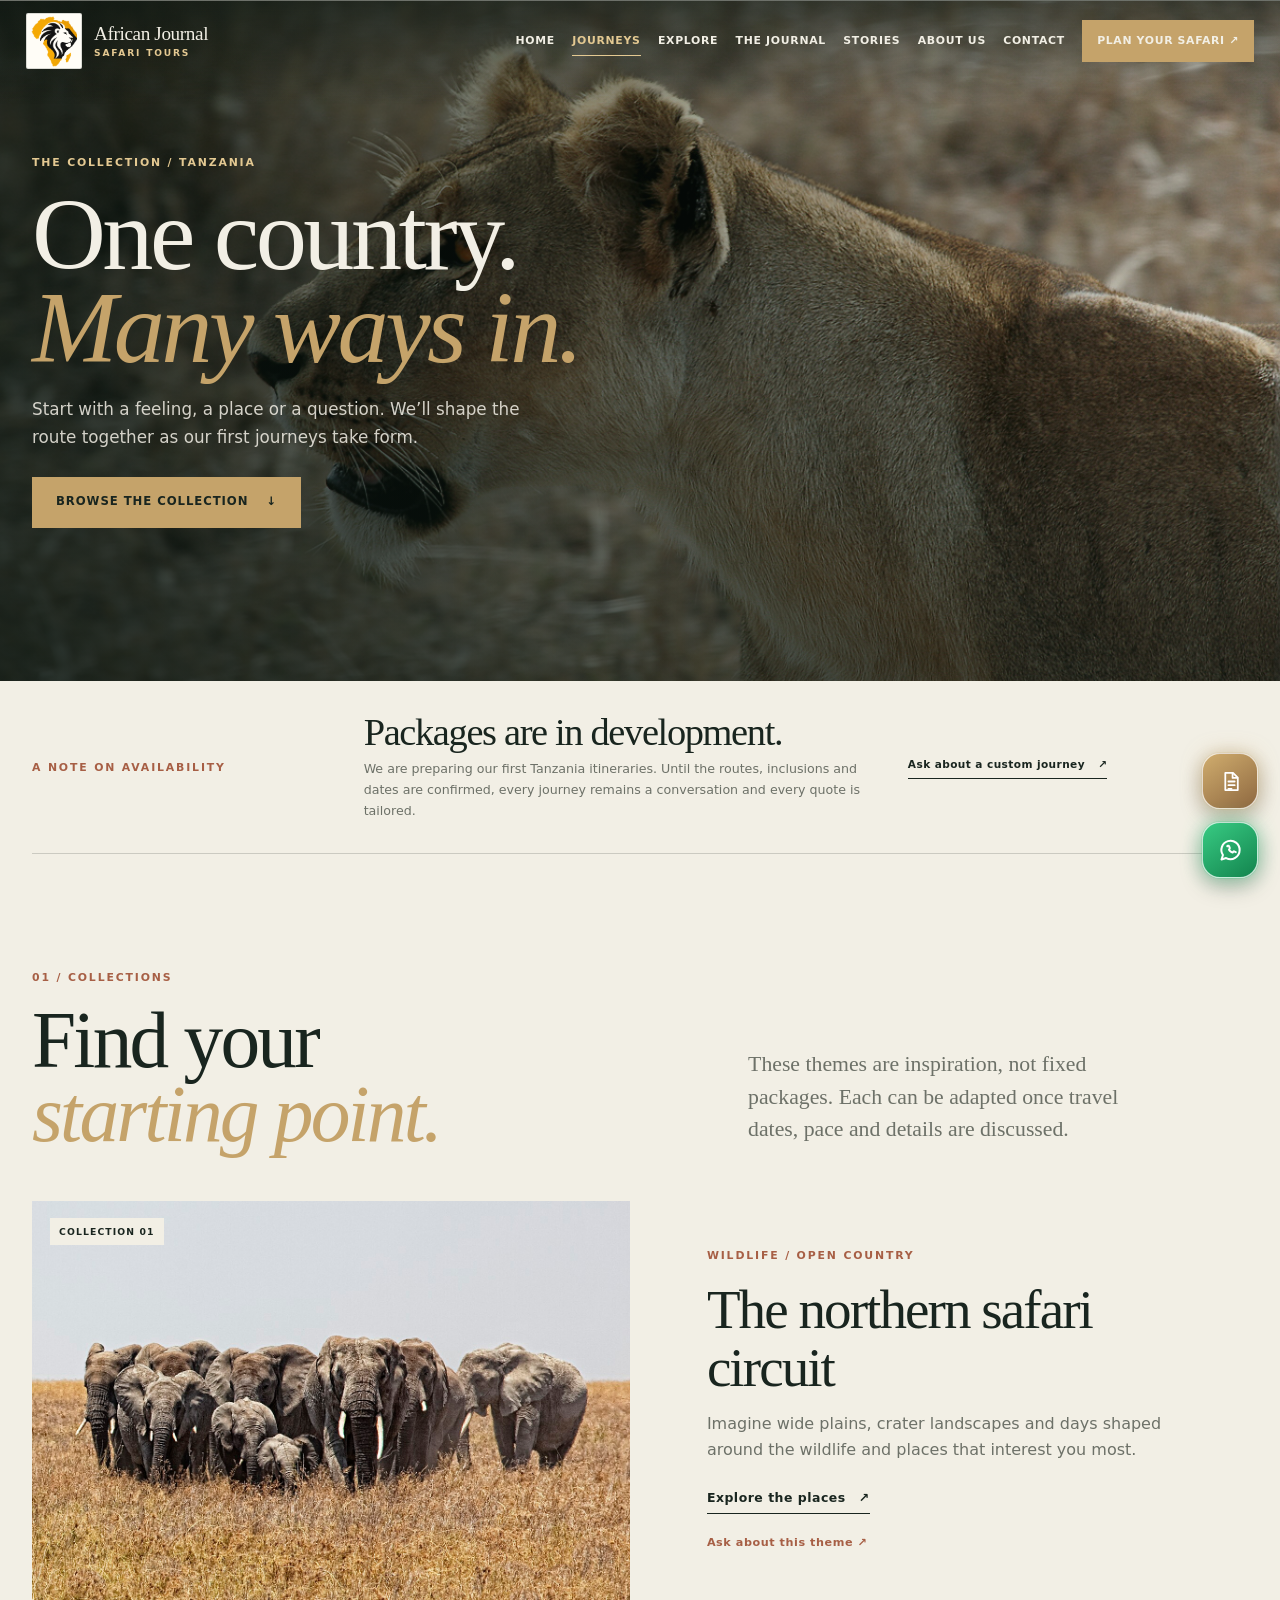
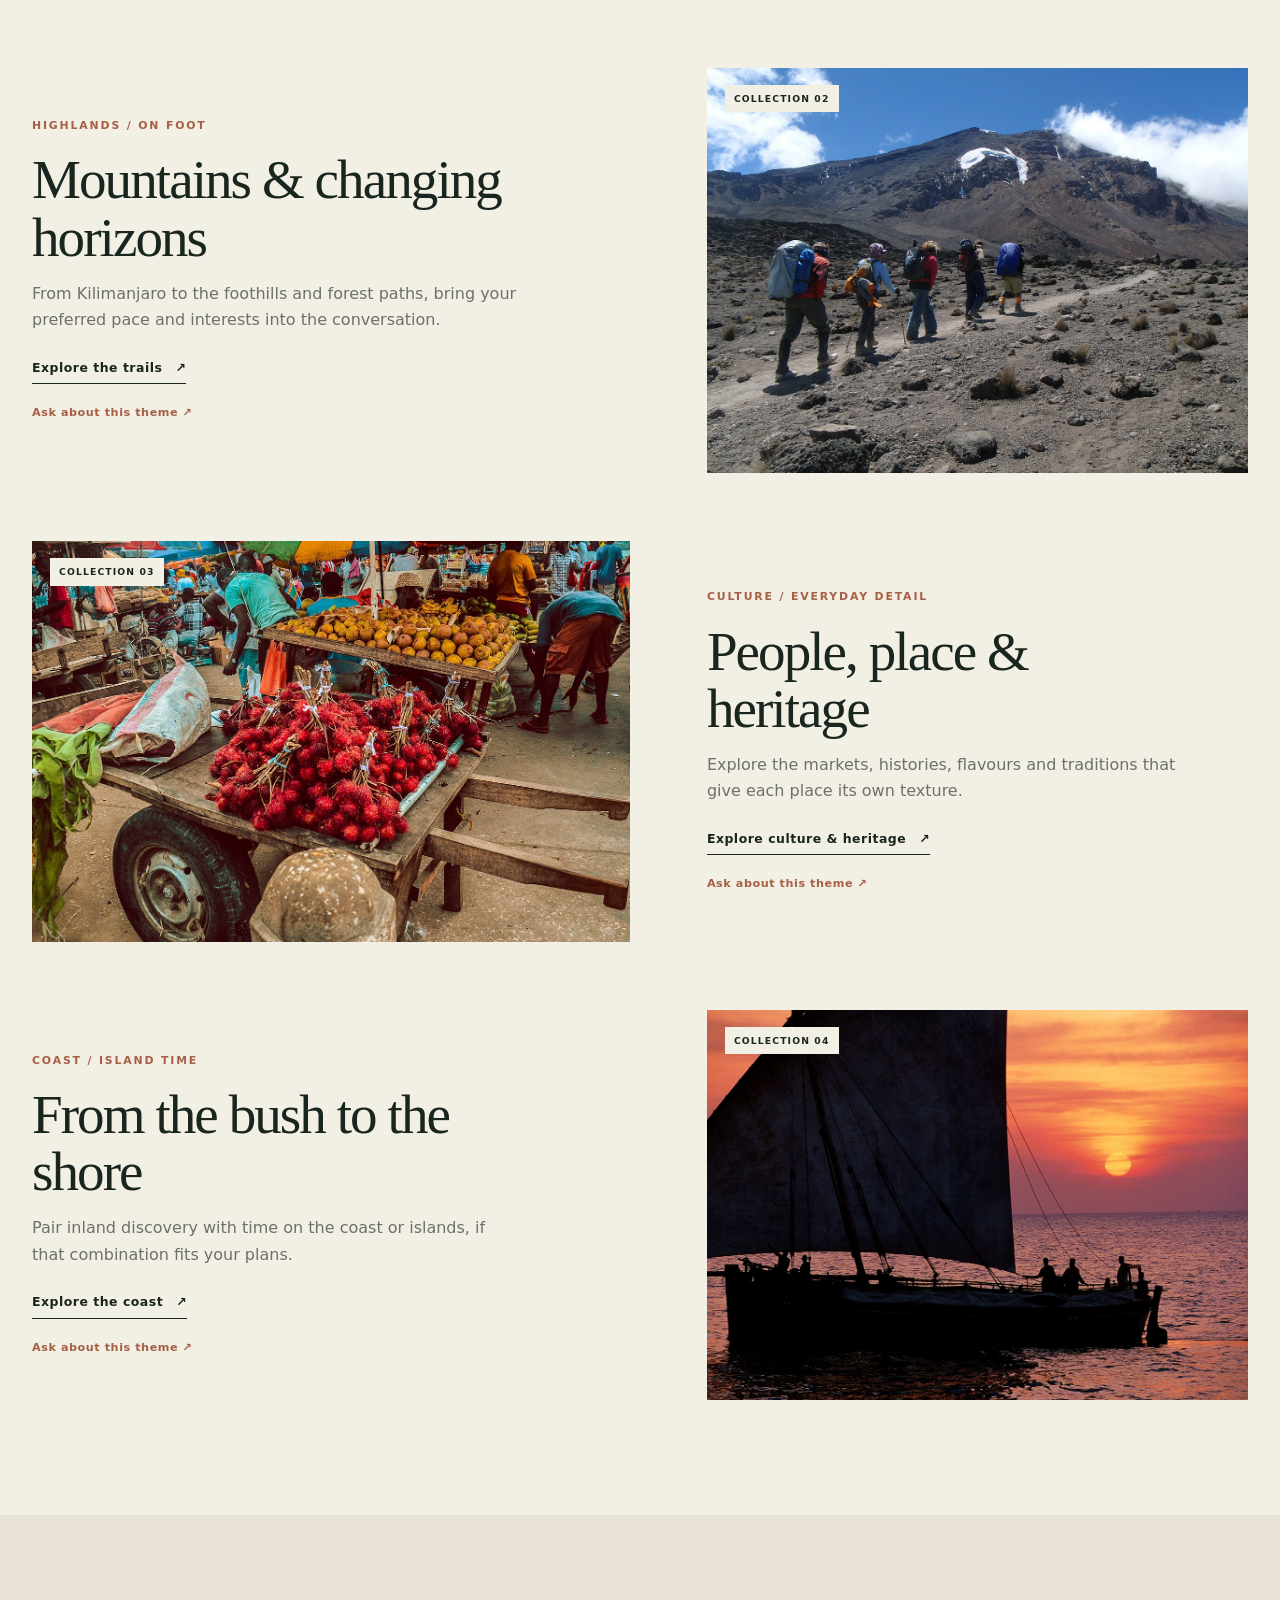
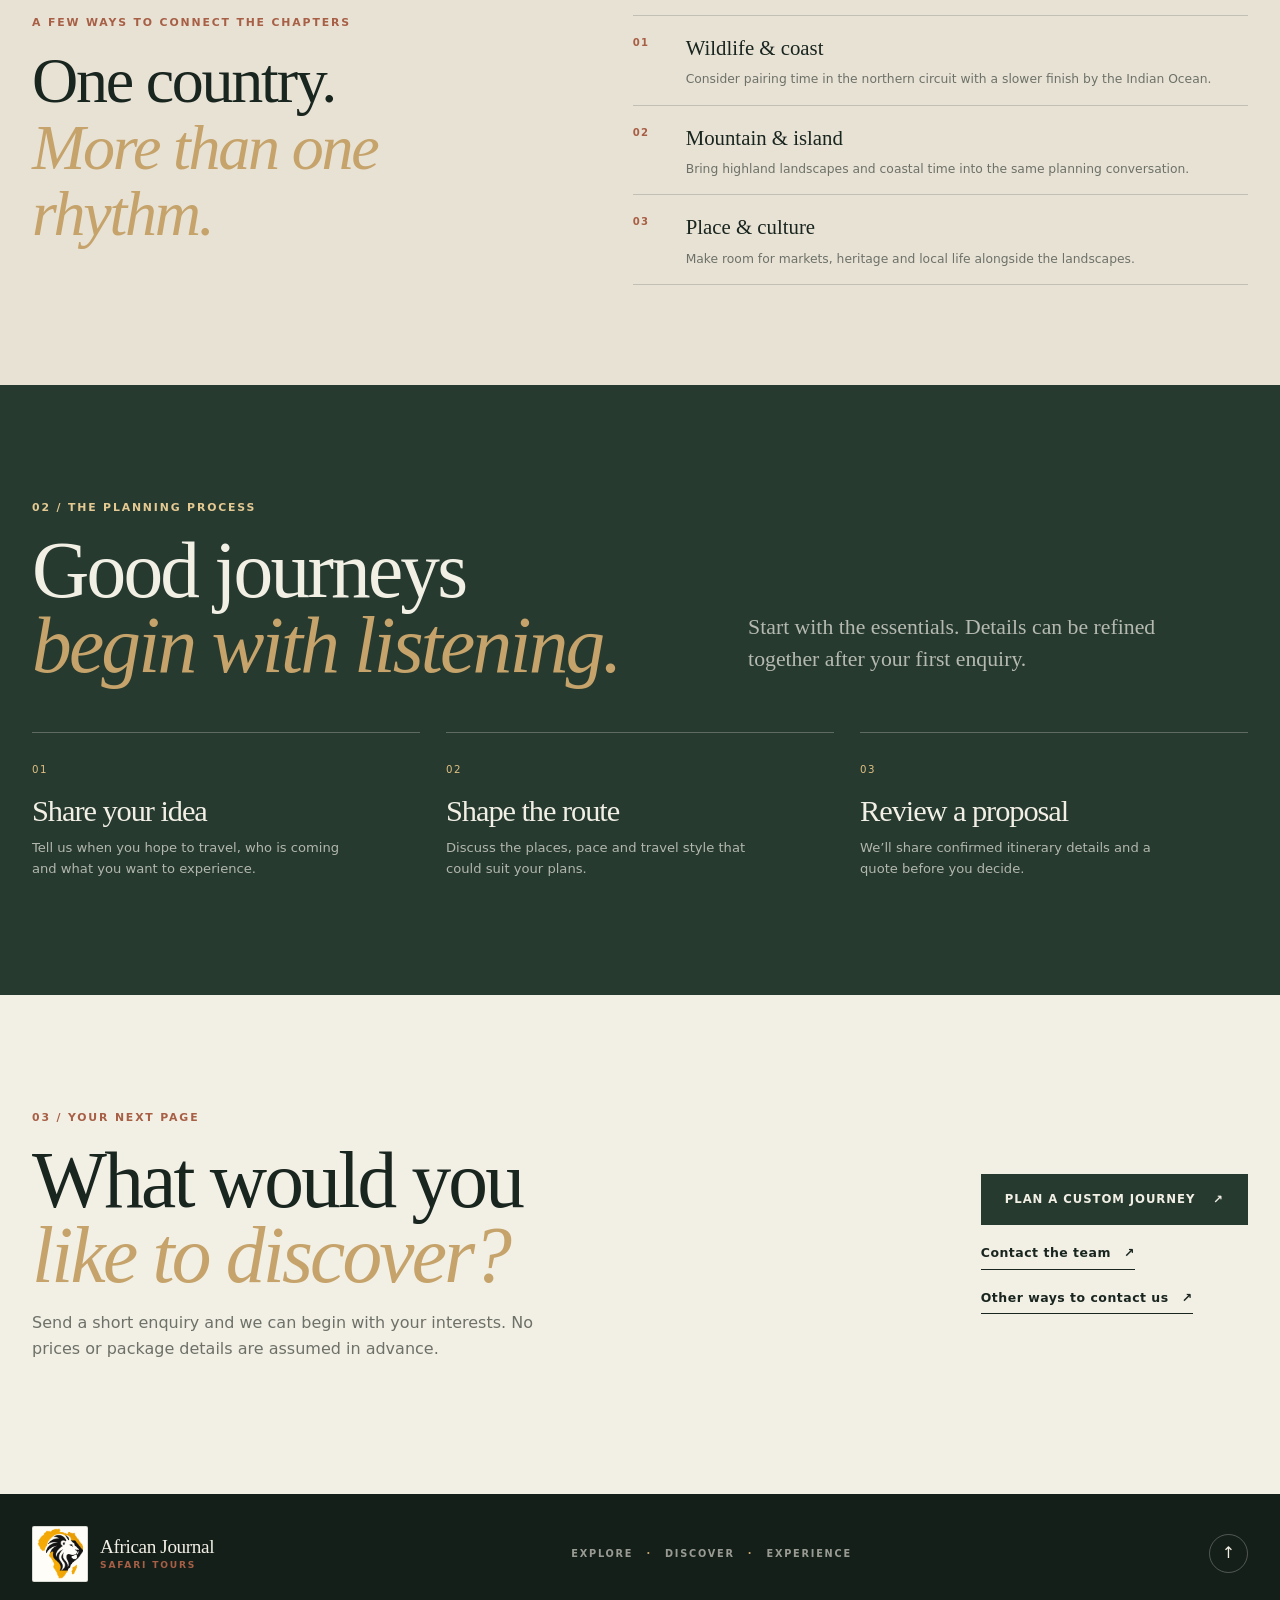
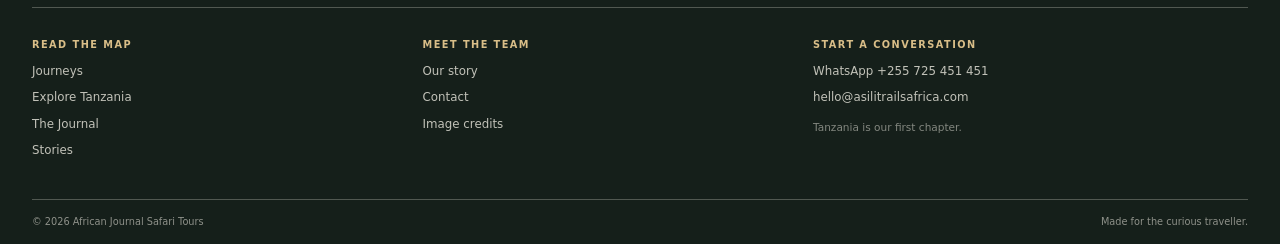
<file: journeys.html>
<!doctype html>
<html lang="en">
  <head>
    <meta charset="utf-8" />
    <meta name="viewport" content="width=device-width, initial-scale=1" />
    <meta name="theme-color" content="#17251f" />
    <meta name="description" content="Explore custom Tanzania journey ideas from African Journal Safari Tours. Our first packages are in development; request a tailored quote." />
    <meta property="og:title" content="Journeys | African Journal Safari Tours" />
    <meta property="og:description" content="Tanzania journey ideas, collected by theme and shaped around your interests." />
    <meta property="og:image" content="images/afj-social.png" />
    <link rel="icon" type="image/png" href="images/afj-emblem.png" />
    <link rel="stylesheet" href="css/styles.css" />

    <script defer src="js/script.js"></script>
    <title>Journeys | African Journal Safari Tours</title>
  </head>
  <body id="top">
    <a class="skip-link" href="#main">Skip to content</a>
    <header class="site-header site-header-overlay">
      <div class="header-inner">
        <a class="brand" href="index.html" aria-label="African Journal Safari Tours home">
          <span class="brand-mark"><img src="images/afj-emblem.png" alt="" width="554" height="616" decoding="async" /></span>
          <span class="brand-words"><span>African Journal</span><small>Safari Tours</small></span>
        </a>
        <button class="menu-toggle" type="button" aria-label="Open navigation" aria-expanded="false" aria-controls="primary-nav">
          <span class="menu-label">Menu</span><span class="menu-icon" aria-hidden="true"><i></i><i></i></span>
        </button>
        <nav class="primary-nav" id="primary-nav" aria-label="Primary navigation">
          <a href="index.html" data-page="index.html">Home</a>
          <a href="journeys.html" data-page="journeys.html">Journeys</a>
          <a href="explore.html" data-page="explore.html">Explore</a>
          <a href="journal.html" data-page="journal.html">The Journal</a>
          <a href="stories.html" data-page="stories.html">Stories</a>
          <a href="about.html" data-page="about.html">About us</a>
          <a href="contact.html" data-page="contact.html">Contact</a>
          <a class="nav-cta" href="contact.html">Plan your safari <span aria-hidden="true">↗</span></a>
        </nav>
      </div>
    </header>
    <main id="main">
      <section class="page-hero page-hero-journeys" aria-labelledby="page-title">
        <img src="images/journey-wildlife.jpg" alt="A lion resting in tall grass" width="1000" height="667" fetchpriority="high" />
        <div class="page-hero-shade"></div>
        <div class="shell page-hero-copy"><p class="eyebrow eyebrow-light">The collection / Tanzania</p><h1 id="page-title">One country.<br /><em>Many ways in.</em></h1><p>Start with a feeling, a place or a question. We’ll shape the route together as our first journeys take form.</p><a class="button button-gold" href="#collections">Browse the collection <span aria-hidden="true">↓</span></a></div>
      </section>

      <section class="editorial-note shell" aria-label="Package status">
        <p class="eyebrow">A note on availability</p>
        <div><h2>Packages are in development.</h2><p>We are preparing our first Tanzania itineraries. Until the routes, inclusions and dates are confirmed, every journey remains a conversation and every quote is tailored.</p></div>
        <a class="text-link" href="#plan">Ask about a custom journey <span aria-hidden="true">↗</span></a>
      </section>

      <section class="section shell" id="collections" aria-labelledby="collections-title">
        <div class="section-heading"><div><p class="eyebrow">01 / Collections</p><h2 id="collections-title">Find your<br /><em>starting point.</em></h2></div><p class="section-intro">These themes are inspiration, not fixed packages. Each can be adapted once travel dates, pace and details are discussed.</p></div>
        <div class="collection-list">
          <article class="collection-card" id="wildlife"><a class="collection-image" href="explore.html#serengeti"><img src="images/ele.jpg" alt="Elephants crossing the grasslands" width="1000" height="667" loading="lazy" /><span>Collection 01</span></a><div class="collection-copy"><p class="eyebrow">Wildlife / Open country</p><h3>The northern safari circuit</h3><p>Imagine wide plains, crater landscapes and days shaped around the wildlife and places that interest you most.</p><a class="text-link" href="explore.html#serengeti">Explore the places <span aria-hidden="true">↗</span></a><a class="collection-enquire" href="contact.html" data-theme="Wildlife safari and the northern circuit">Ask about this theme <span aria-hidden="true">↗</span></a></div></article>
          <article class="collection-card collection-card-reverse" id="mountains"><a class="collection-image" href="explore.html#kilimanjaro"><img src="images/kil.jpg" alt="Mount Kilimanjaro above the clouds" width="1000" height="667" loading="lazy" /><span>Collection 02</span></a><div class="collection-copy"><p class="eyebrow">Highlands / On foot</p><h3>Mountains &amp; changing horizons</h3><p>From Kilimanjaro to the foothills and forest paths, bring your preferred pace and interests into the conversation.</p><a class="text-link" href="explore.html#mountain-trails">Explore the trails <span aria-hidden="true">↗</span></a><a class="collection-enquire" href="contact.html" data-theme="Mountains and hiking">Ask about this theme <span aria-hidden="true">↗</span></a></div></article>
          <article class="collection-card" id="culture"><a class="collection-image" href="explore.html#culture-experiences"><img src="images/journey-culture.jpg" alt="Fruit and produce at a Zanzibar market" width="1000" height="667" loading="lazy" /><span>Collection 03</span></a><div class="collection-copy"><p class="eyebrow">Culture / Everyday detail</p><h3>People, place &amp; heritage</h3><p>Explore the markets, histories, flavours and traditions that give each place its own texture.</p><a class="text-link" href="explore.html#culture-experiences">Explore culture &amp; heritage <span aria-hidden="true">↗</span></a><a class="collection-enquire" href="contact.html" data-theme="Culture and heritage">Ask about this theme <span aria-hidden="true">↗</span></a></div></article>
          <article class="collection-card collection-card-reverse" id="coast"><a class="collection-image" href="explore.html#zanzibar"><img src="images/dh.jpg" alt="A dhow sailing along the coast at sunset" width="1000" height="667" loading="lazy" /><span>Collection 04</span></a><div class="collection-copy"><p class="eyebrow">Coast / Island time</p><h3>From the bush to the shore</h3><p>Pair inland discovery with time on the coast or islands, if that combination fits your plans.</p><a class="text-link" href="explore.html#zanzibar">Explore the coast <span aria-hidden="true">↗</span></a><a class="collection-enquire" href="contact.html" data-theme="Coast and islands">Ask about this theme <span aria-hidden="true">↗</span></a></div></article>
        </div>
      </section>

      <section class="route-notes"><div class="shell route-notes-inner"><div><p class="eyebrow">A few ways to connect the chapters</p><h2>One country.<br /><em>More than one rhythm.</em></h2></div><ul><li><span>01</span><div><strong>Wildlife &amp; coast</strong><p>Consider pairing time in the northern circuit with a slower finish by the Indian Ocean.</p></div></li><li><span>02</span><div><strong>Mountain &amp; island</strong><p>Bring highland landscapes and coastal time into the same planning conversation.</p></div></li><li><span>03</span><div><strong>Place &amp; culture</strong><p>Make room for markets, heritage and local life alongside the landscapes.</p></div></li></ul></div></section>

      <section class="process-band" aria-labelledby="process-title"><div class="shell"><div class="section-heading section-heading-light"><div><p class="eyebrow eyebrow-light">02 / The planning process</p><h2 id="process-title">Good journeys<br /><em>begin with listening.</em></h2></div><p class="section-intro">Start with the essentials. Details can be refined together after your first enquiry.</p></div><ol class="process-steps"><li><span>01</span><h3>Share your idea</h3><p>Tell us when you hope to travel, who is coming and what you want to experience.</p></li><li><span>02</span><h3>Shape the route</h3><p>Discuss the places, pace and travel style that could suit your plans.</p></li><li><span>03</span><h3>Review a proposal</h3><p>We’ll share confirmed itinerary details and a quote before you decide.</p></li></ol></div></section>

      <section class="section shell plan-inline" id="plan"><div class="plan-inline-copy"><p class="eyebrow">03 / Your next page</p><h2>What would you<br /><em>like to discover?</em></h2><p>Send a short enquiry and we can begin with your interests. No prices or package details are assumed in advance.</p></div><div class="plan-inline-actions"><a class="button button-dark" href="contact.html" data-theme="Custom Tanzania journey">Plan a custom journey <span aria-hidden="true">↗</span></a><a class="text-link" href="contact.html">Contact the team <span aria-hidden="true">↗</span></a><a class="text-link" href="contact.html">Other ways to contact us <span aria-hidden="true">↗</span></a></div></section>
    </main>
    <footer class="site-footer"><div class="shell footer-top"><a class="brand brand-footer" href="index.html" aria-label="African Journal Safari Tours home"><span class="brand-mark"><img src="images/afj-emblem.png" alt="" width="554" height="616" loading="lazy" /></span><span class="brand-words"><span>African Journal</span><small>Safari Tours</small></span></a><p class="footer-promise">Explore <span>·</span> Discover <span>·</span> Experience</p><a class="back-top" href="#top" aria-label="Back to top">↑</a></div><div class="shell footer-links"><div><h2>Read the map</h2><a href="journeys.html">Journeys</a><a href="explore.html">Explore Tanzania</a><a href="journal.html">The Journal</a><a href="stories.html">Stories</a></div><div><h2>Meet the team</h2><a href="about.html">Our story</a><a href="contact.html">Contact</a><a href="image-credits.html">Image credits</a></div><div class="footer-contact"><h2>Start a conversation</h2><a href="https://wa.me/255725451451" data-whatsapp target="_blank" rel="noopener">WhatsApp +255 725 451 451</a><a href="mailto:hello@asilitrailsafrica.com">hello@asilitrailsafrica.com</a><small>Tanzania is our first chapter.</small></div></div><div class="shell footer-bottom"><span>© <span data-year>2026</span> African Journal Safari Tours</span><span>Made for the curious traveller.</span></div></footer>
    <div class="floating-actions" role="group" aria-label="Quick contact">
      <span class="floating-status" data-contact-status role="status" aria-live="polite" hidden></span>
      <a class="contact-fab contact-fab-form" href="contact.html#contact-intro" data-tally-form aria-label="Open travel enquiry form" title="Travel enquiry form">
        <svg class="contact-fab-icon" viewBox="0 0 24 24" aria-hidden="true" focusable="false"><path d="M7 3.75h7.4L19 8.3v11.95H7z"/><path d="M14 4v4.6h4.6M10 12h6M10 15.5h6M10 19h3"/></svg>
        <span class="visually-hidden">Travel enquiry form</span>
      </a>
      <a class="contact-fab contact-fab-whatsapp" href="https://wa.me/255725451451" data-whatsapp target="_blank" rel="noopener" aria-label="Chat with African Journal Safari Tours on WhatsApp" title="Chat on WhatsApp">
        <svg class="contact-fab-icon" viewBox="0 0 24 24" aria-hidden="true" focusable="false"><path d="M20.1 11.65a8.1 8.1 0 0 1-11.98 7.1L4 20l1.29-4.02A8.1 8.1 0 1 1 20.1 11.65Z"/><path d="M9.12 8.22c.19-.43.39-.44.57-.44h.49c.16 0 .37.02.51.4l.64 1.55c.08.2.06.37-.05.53l-.44.55c-.12.14-.22.29-.1.51.12.22.53.86 1.14 1.4.78.69 1.43.9 1.66 1.01.22.1.35.09.49-.08l.65-.76c.16-.19.33-.22.53-.13l1.5.71"/></svg>
        <span class="visually-hidden">Chat on WhatsApp</span>
      </a>
    </div>
  </body>
</html>
</file>
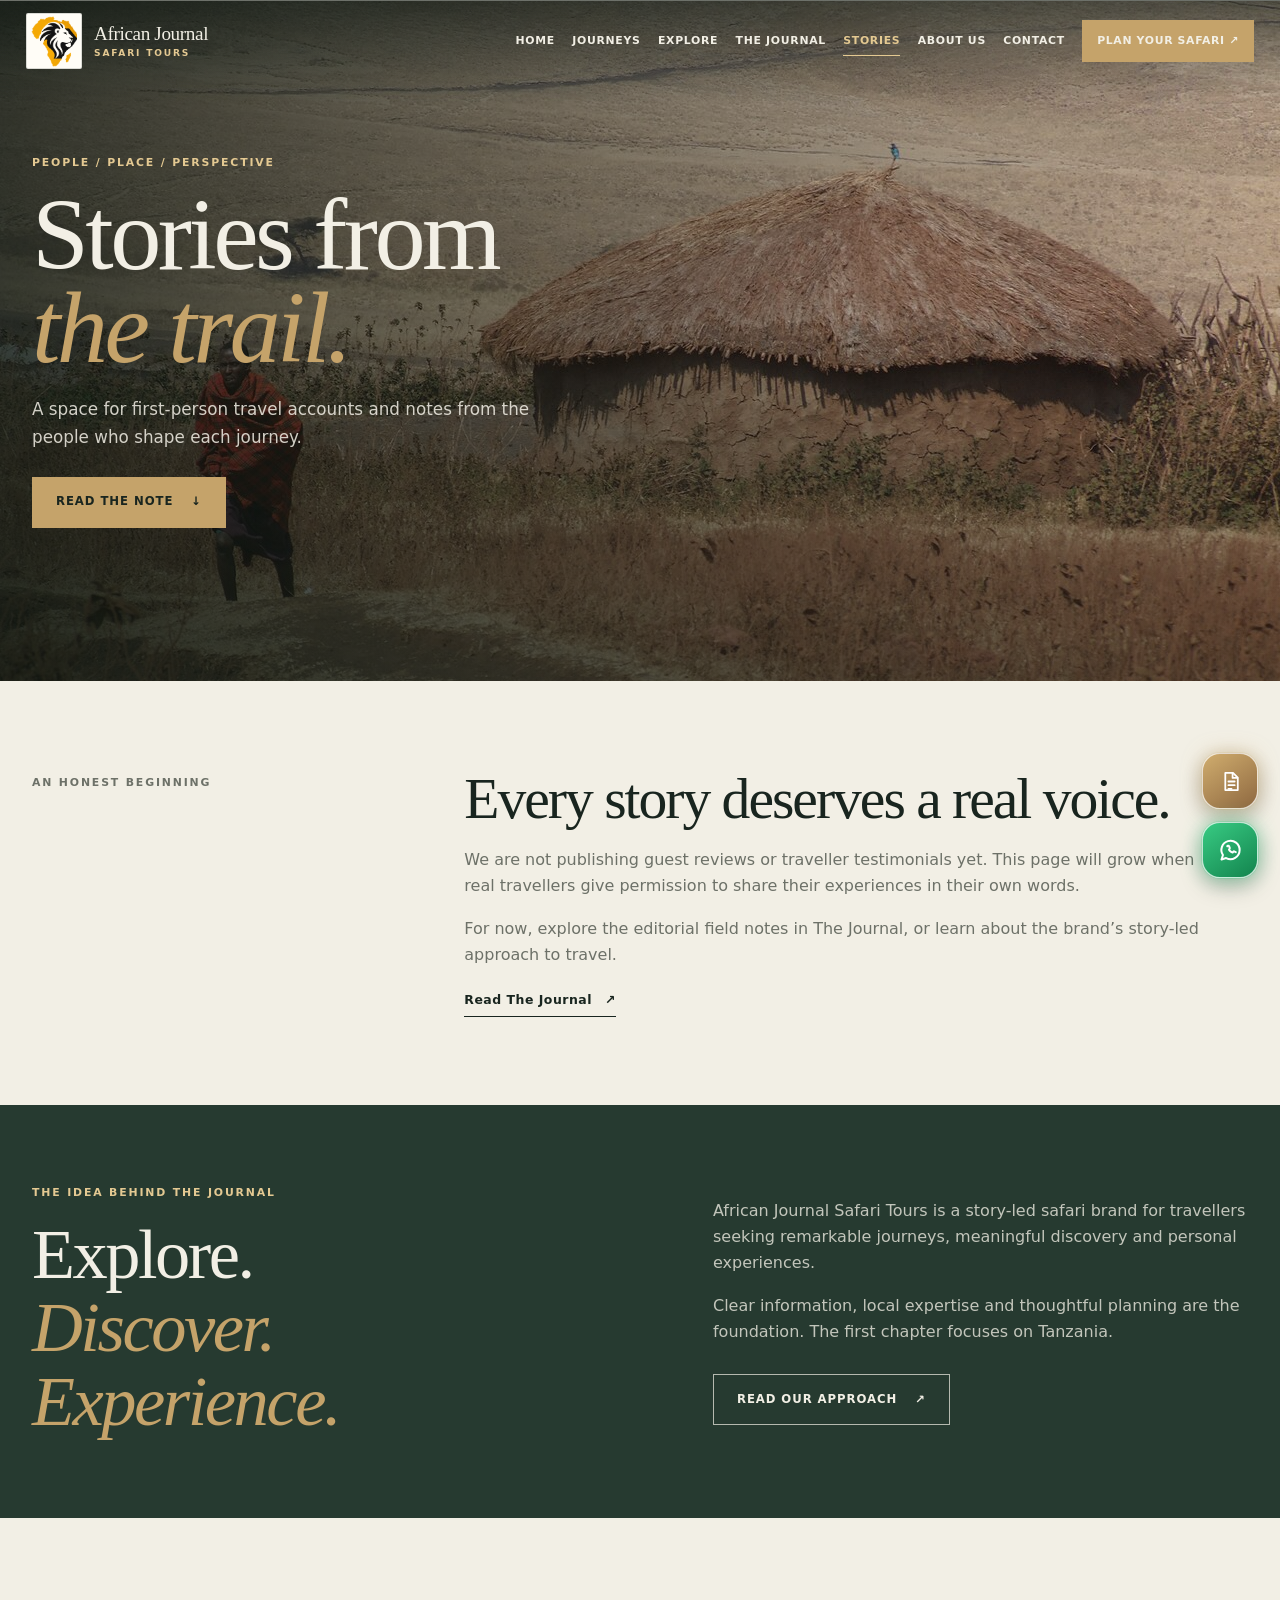
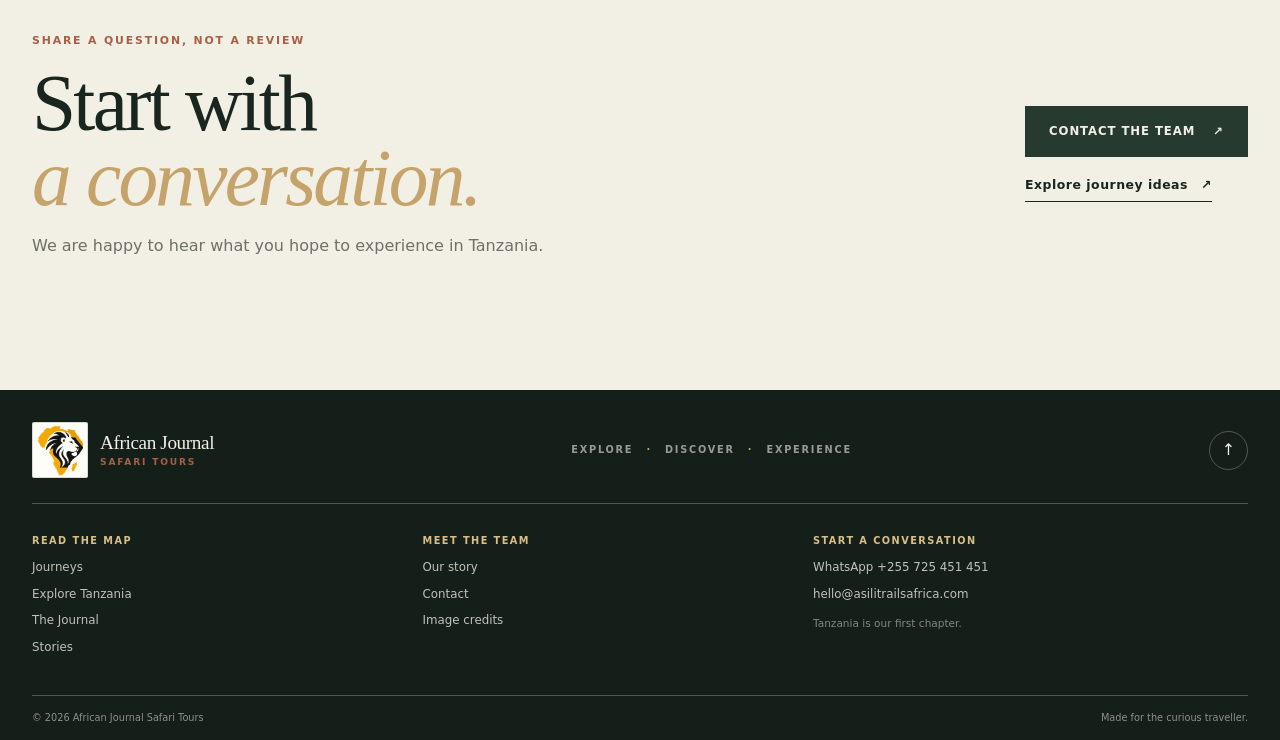
<file: stories.html>
<!doctype html>
<html lang="en">
  <head>
    <meta charset="utf-8" /><meta name="viewport" content="width=device-width, initial-scale=1" /><meta name="theme-color" content="#17251f" />
    <meta name="description" content="Stories from the trail: the people, places and perspectives behind African Journal Safari Tours." />
    <meta property="og:title" content="Stories | African Journal Safari Tours" /><meta property="og:description" content="A space for real traveller experiences and notes from the people behind the journal." /><meta property="og:image" content="images/afj-social.png" />
    <link rel="icon" type="image/png" href="images/afj-emblem.png" /><link rel="stylesheet" href="css/styles.css" /><script defer src="js/script.js"></script>
    <title>Stories | African Journal Safari Tours</title>
  </head>
  <body id="top">
    <a class="skip-link" href="#main">Skip to content</a>
    <header class="site-header site-header-overlay">
      <div class="header-inner">
        <a class="brand" href="index.html" aria-label="African Journal Safari Tours home">
          <span class="brand-mark"><img src="images/afj-emblem.png" alt="" width="554" height="616" decoding="async" /></span>
          <span class="brand-words"><span>African Journal</span><small>Safari Tours</small></span>
        </a>
        <button class="menu-toggle" type="button" aria-label="Open navigation" aria-expanded="false" aria-controls="primary-nav">
          <span class="menu-label">Menu</span><span class="menu-icon" aria-hidden="true"><i></i><i></i></span>
        </button>
        <nav class="primary-nav" id="primary-nav" aria-label="Primary navigation">
          <a href="index.html" data-page="index.html">Home</a>
          <a href="journeys.html" data-page="journeys.html">Journeys</a>
          <a href="explore.html" data-page="explore.html">Explore</a>
          <a href="journal.html" data-page="journal.html">The Journal</a>
          <a href="stories.html" data-page="stories.html">Stories</a>
          <a href="about.html" data-page="about.html">About us</a>
          <a href="contact.html" data-page="contact.html">Contact</a>
          <a class="nav-cta" href="contact.html">Plan your safari <span aria-hidden="true">↗</span></a>
        </nav>
      </div>
    </header>
    <main id="main">
      <section class="page-hero page-hero-stories" aria-labelledby="page-title"><img src="images/maasai.jpg" alt="A village landscape in Tanzania" width="1000" height="667" fetchpriority="high" /><div class="page-hero-shade"></div><div class="shell page-hero-copy"><p class="eyebrow eyebrow-light">People / Place / Perspective</p><h1 id="page-title">Stories from<br /><em>the trail.</em></h1><p>A space for first-person travel accounts and notes from the people who shape each journey.</p><a class="button button-gold" href="#stories-note">Read the note <span aria-hidden="true">↓</span></a></div></section>
      <section class="story-status shell" id="stories-note"><p class="eyebrow">An honest beginning</p><div><h2>Every story deserves a real voice.</h2><p>We are not publishing guest reviews or traveller testimonials yet. This page will grow when real travellers give permission to share their experiences in their own words.</p><p>For now, explore the editorial field notes in The Journal, or learn about the brand’s story-led approach to travel.</p><a class="text-link" href="journal.html">Read The Journal <span aria-hidden="true">↗</span></a></div></section>
      <section class="story-founder"><div class="shell story-founder-grid"><div><p class="eyebrow eyebrow-light">The idea behind the journal</p><h2>Explore.<br /><em>Discover. Experience.</em></h2></div><div><p>African Journal Safari Tours is a story-led safari brand for travellers seeking remarkable journeys, meaningful discovery and personal experiences.</p><p>Clear information, local expertise and thoughtful planning are the foundation. The first chapter focuses on Tanzania.</p><a class="button button-outline-light" href="about.html">Read our approach <span aria-hidden="true">↗</span></a></div></div></section>
      <section class="section shell plan-inline"><div class="plan-inline-copy"><p class="eyebrow">Share a question, not a review</p><h2>Start with<br /><em>a conversation.</em></h2><p>We are happy to hear what you hope to experience in Tanzania.</p></div><div class="plan-inline-actions"><a class="button button-dark" href="contact.html">Contact the team <span aria-hidden="true">↗</span></a><a class="text-link" href="journeys.html">Explore journey ideas <span aria-hidden="true">↗</span></a></div></section>
    </main>
    <footer class="site-footer"><div class="shell footer-top"><a class="brand brand-footer" href="index.html" aria-label="African Journal Safari Tours home"><span class="brand-mark"><img src="images/afj-emblem.png" alt="" width="554" height="616" loading="lazy" /></span><span class="brand-words"><span>African Journal</span><small>Safari Tours</small></span></a><p class="footer-promise">Explore <span>·</span> Discover <span>·</span> Experience</p><a class="back-top" href="#top" aria-label="Back to top">↑</a></div><div class="shell footer-links"><div><h2>Read the map</h2><a href="journeys.html">Journeys</a><a href="explore.html">Explore Tanzania</a><a href="journal.html">The Journal</a><a href="stories.html">Stories</a></div><div><h2>Meet the team</h2><a href="about.html">Our story</a><a href="contact.html">Contact</a><a href="image-credits.html">Image credits</a></div><div class="footer-contact"><h2>Start a conversation</h2><a href="https://wa.me/255725451451" data-whatsapp target="_blank" rel="noopener">WhatsApp +255 725 451 451</a><a href="mailto:hello@asilitrailsafrica.com">hello@asilitrailsafrica.com</a><small>Tanzania is our first chapter.</small></div></div><div class="shell footer-bottom"><span>© <span data-year>2026</span> African Journal Safari Tours</span><span>Made for the curious traveller.</span></div></footer>
    <div class="floating-actions" role="group" aria-label="Quick contact">
      <span class="floating-status" data-contact-status role="status" aria-live="polite" hidden></span>
      <a class="contact-fab contact-fab-form" href="contact.html#contact-intro" data-tally-form aria-label="Open travel enquiry form" title="Travel enquiry form">
        <svg class="contact-fab-icon" viewBox="0 0 24 24" aria-hidden="true" focusable="false"><path d="M7 3.75h7.4L19 8.3v11.95H7z"/><path d="M14 4v4.6h4.6M10 12h6M10 15.5h6M10 19h3"/></svg>
        <span class="visually-hidden">Travel enquiry form</span>
      </a>
      <a class="contact-fab contact-fab-whatsapp" href="https://wa.me/255725451451" data-whatsapp target="_blank" rel="noopener" aria-label="Chat with African Journal Safari Tours on WhatsApp" title="Chat on WhatsApp">
        <svg class="contact-fab-icon" viewBox="0 0 24 24" aria-hidden="true" focusable="false"><path d="M20.1 11.65a8.1 8.1 0 0 1-11.98 7.1L4 20l1.29-4.02A8.1 8.1 0 1 1 20.1 11.65Z"/><path d="M9.12 8.22c.19-.43.39-.44.57-.44h.49c.16 0 .37.02.51.4l.64 1.55c.08.2.06.37-.05.53l-.44.55c-.12.14-.22.29-.1.51.12.22.53.86 1.14 1.4.78.69 1.43.9 1.66 1.01.22.1.35.09.49-.08l.65-.76c.16-.19.33-.22.53-.13l1.5.71"/></svg>
        <span class="visually-hidden">Chat on WhatsApp</span>
      </a>
    </div>
  </body>
</html>
</file>
<file: css/styles.css>
:root {
  color-scheme: light;
  --paper: #f2efe5;
  --paper-deep: #e8e2d5;
  --ink: #19251f;
  --moss: #263a30;
  --moss-soft: #405549;
  --gold: #c5a36a;
  --clay: #a75f45;
  --muted: #6d7168;
  --line: rgba(25, 37, 31, .18);
  --light-line: rgba(242, 239, 229, .27);
  --serif: "Iowan Old Style", "Palatino Linotype", "Book Antiqua", Georgia, serif;
  --sans: "Aptos", "Segoe UI", system-ui, sans-serif;
  --shell: 1240px;
  --header-height: 82px;
}

* { box-sizing: border-box; }
html { scroll-behavior: smooth; scroll-padding-top: 96px; }
body { margin: 0; overflow-x: hidden; background: var(--paper); color: var(--ink); font-family: var(--sans); font-size: 16px; line-height: 1.65; -webkit-font-smoothing: antialiased; }
img, video { display: block; max-width: 100%; }
button, a { -webkit-tap-highlight-color: transparent; }
a { color: inherit; text-decoration: none; }
button { font: inherit; }
a:focus-visible, button:focus-visible { outline: 3px solid var(--clay); outline-offset: 4px; }
::selection { background: var(--gold); color: var(--ink); }
.shell { width: min(var(--shell), calc(100% - 64px)); margin-inline: auto; }
.skip-link { position: fixed; z-index: 100; top: 12px; left: 12px; transform: translateY(-160%); padding: 10px 16px; background: var(--paper); color: var(--ink); border: 1px solid var(--ink); }
.skip-link:focus { transform: translateY(0); }
.eyebrow { margin: 0 0 18px; color: var(--clay); font-size: .68rem; font-weight: 750; letter-spacing: .17em; line-height: 1.4; text-transform: uppercase; }
.eyebrow-light { color: #e4c992; }
h1, h2, h3, p { margin-top: 0; }
h1, h2, h3 { font-family: var(--serif); font-weight: 400; letter-spacing: -.035em; line-height: 1.04; }
h1 em, h2 em, h3 em { color: var(--gold); font-weight: 400; }
.section { padding-block: clamp(78px, 9vw, 132px); }
.text-link { display: inline-flex; align-items: center; gap: 13px; width: fit-content; color: var(--ink); font-size: .78rem; font-weight: 750; letter-spacing: .04em; border-bottom: 1px solid currentColor; padding-bottom: 5px; transition: color .2s ease, gap .2s ease; }
.text-link:hover { color: var(--clay); gap: 18px; }
.text-link-light { color: var(--paper); }
.text-link-light:hover { color: #e4c992; }
.button { display: inline-flex; align-items: center; justify-content: center; gap: 18px; min-height: 51px; padding: 0 23px; border: 1px solid transparent; font-size: .73rem; font-weight: 750; letter-spacing: .08em; text-transform: uppercase; transition: transform .2s ease, background-color .2s ease, color .2s ease; }
.button:hover { transform: translateY(-2px); }
.button-gold { background: var(--gold); color: var(--ink); }
.button-gold:hover { background: #d8ba82; }
.button-dark { background: var(--moss); color: var(--paper); }
.button-dark:hover { background: var(--ink); }
.button-outline-light { border-color: rgba(242,239,229,.7); color: var(--paper); }
.button-outline-light:hover { background: var(--paper); color: var(--ink); }

/* Masthead */
.site-header { position: sticky; z-index: 30; top: 0; width: 100%; background: rgba(242,239,229,.97); border-bottom: 1px solid var(--line); backdrop-filter: blur(12px); }
.site-header-overlay { margin-bottom: calc(-1 * var(--header-height)); border-bottom-color: rgba(197,163,106,.25); background: rgba(25,37,31,.94); backdrop-filter: blur(14px); isolation: isolate; transition: background-color .28s ease, border-color .28s ease, backdrop-filter .28s ease; }
.js-enabled .site-header-overlay:not(.is-scrolled) { border-bottom-color: transparent; background: transparent; backdrop-filter: none; }
.js-enabled .site-header-overlay:not(.is-scrolled)::before { position: absolute; z-index: 0; inset: 0 0 -22px; display: block; background: linear-gradient(180deg, rgba(10,20,15,.58), rgba(10,20,15,.2) 62%, transparent); content: ""; pointer-events: none; }
.site-header-overlay.is-scrolled { border-bottom-color: rgba(197,163,106,.25); background: rgba(25,37,31,.94); backdrop-filter: blur(14px); }
.site-header-overlay.is-scrolled::before { display: none; }
.header-inner { position: relative; z-index: 1; display: flex; align-items: center; gap: 28px; width: min(1420px, calc(100% - 52px)); min-height: var(--header-height); margin-inline: auto; }
.brand { display: inline-flex; flex: 0 0 auto; align-items: center; gap: 12px; min-width: 0; }
.brand-mark { display: grid; width: 56px; height: 56px; flex: 0 0 56px; place-items: center; overflow: hidden; border: 1px solid rgba(25,37,31,.16); border-radius: 2px; background: #fffdf7; }
.brand-mark img { width: 51px; height: 51px; object-fit: contain; }
.brand-words { display: grid; gap: 0; color: var(--ink); font-family: var(--serif); font-size: 1.2rem; line-height: 1; letter-spacing: -.02em; white-space: nowrap; }
.brand-words small { margin-top: 5px; color: var(--clay); font-family: var(--sans); font-size: .57rem; font-weight: 750; letter-spacing: .2em; text-transform: uppercase; }
.primary-nav { display: flex; align-items: center; justify-content: center; gap: clamp(10px, 1.35vw, 20px); margin-left: auto; }
.primary-nav a { position: relative; padding-block: 8px; color: #3f4941; font-size: .68rem; font-weight: 700; letter-spacing: .065em; text-transform: uppercase; white-space: nowrap; }
.primary-nav a::after { position: absolute; right: 0; bottom: 2px; left: 0; height: 1px; background: var(--clay); content: ""; transform: scaleX(0); transform-origin: left; transition: transform .2s ease; }
.primary-nav a:hover::after, .primary-nav a[aria-current="page"]::after { transform: scaleX(1); }
.primary-nav a[aria-current="page"] { color: var(--clay); }
.primary-nav .nav-cta { padding: 11px 14px; border: 1px solid var(--gold); background: var(--gold); color: var(--ink); letter-spacing: .06em; }
.primary-nav .nav-cta:hover { background: #d8ba82; color: var(--ink); }
.primary-nav .nav-cta::after { display: none; }
.menu-toggle { display: none; }
.site-header-overlay .brand-words, .site-header-overlay .primary-nav a, .site-header-overlay .menu-toggle { color: var(--paper); }
.site-header-overlay .brand-words small, .site-header-overlay .primary-nav a[aria-current="page"] { color: #e4c992; }
.site-header-overlay .primary-nav a::after { background: #e4c992; }
.site-header-overlay .primary-nav.is-open a { color: var(--ink); }
.site-header-overlay .primary-nav.is-open a[aria-current="page"] { color: var(--clay); }
.site-header-overlay .primary-nav.is-open .nav-cta { color: var(--ink); }

/* Home cover */
.hero-home { position: relative; display: flex; min-height: max(650px, min(900px, 100svh)); overflow: hidden; isolation: isolate; background: #1c2c24; color: var(--paper); }
.hero-video, .hero-shade { position: absolute; z-index: -1; inset: 0; width: 100%; height: 100%; }
.hero-video { object-fit: cover; object-position: center 55%; }
.hero-shade { background: linear-gradient(90deg, rgba(12,22,17,.82) 0%, rgba(12,22,17,.53) 43%, rgba(12,22,17,.08) 100%), linear-gradient(0deg, rgba(10,17,14,.53), transparent 42%); }
.hero-content { display: flex; flex-direction: column; justify-content: center; padding-block: 80px 90px; }
.hero-content > * { max-width: 670px; }
.hero-content .eyebrow { display: flex; gap: 21px; align-items: center; margin-bottom: 27px; }
.hero-content .eyebrow span + span { padding-left: 20px; border-left: 1px solid rgba(242,239,229,.5); }
.hero h1 { max-width: 1100px; margin: 0 0 23px; font-size: clamp(3.5rem, 6.5vw, 6.4rem); line-height: .92; }
.hero h1 em { color: #dfbf80; }
.hero-deck { max-width: 500px; margin-bottom: 30px; color: rgba(242,239,229,.87); font-size: clamp(1rem, 1.4vw, 1.12rem); line-height: 1.7; }
.hero-actions { display: flex; align-items: center; gap: 27px; }
.hero-index { display: flex; align-items: center; gap: 15px; margin: 45px 0 0; color: rgba(242,239,229,.75); font-size: .58rem; font-weight: 700; letter-spacing: .17em; text-transform: uppercase; }
.hero-index span:first-child { color: #e4c992; }
.hero-index span + span::before { display: inline-block; width: 16px; height: 1px; margin: 0 13px 3px 0; background: rgba(242,239,229,.5); content: ""; }
.video-toggle { position: absolute; right: auto; bottom: 36px; left: max(32px, calc((100% - var(--shell)) / 2)); display: inline-flex; align-items: center; gap: 10px; min-height: 40px; padding: 0 12px; border: 1px solid rgba(242,239,229,.52); background: rgba(16,26,21,.35); color: var(--paper); font-size: .65rem; font-weight: 700; letter-spacing: .08em; text-transform: uppercase; cursor: pointer; backdrop-filter: blur(8px); }
.video-toggle:hover { background: rgba(16,26,21,.74); }
.video-toggle-icon { display: grid; width: 20px; height: 20px; place-items: center; color: #e4c992; font-size: .8rem; }
.hero-scroll { position: absolute; right: 50%; bottom: 0; display: flex; flex-direction: column; align-items: center; gap: 10px; color: rgba(242,239,229,.72); font-size: .56rem; letter-spacing: .15em; text-transform: uppercase; transform: translateX(50%); }
.hero-scroll i { width: 1px; height: 30px; background: #e4c992; }

.intro-band { padding-block: 34px; background: var(--paper-deep); border-bottom: 1px solid var(--line); }
.intro-band-grid { display: grid; grid-template-columns: .7fr 1.5fr 1.25fr; gap: 30px; align-items: center; }
.intro-band .eyebrow { margin: 0; }
.intro-statement { max-width: 600px; margin: 0; font-family: var(--serif); font-size: clamp(1.2rem, 2.1vw, 1.8rem); line-height: 1.3; }
.proof-list { display: grid; gap: 6px; color: var(--muted); font-size: .68rem; }
.proof-list b { margin-right: 7px; color: var(--clay); font-size: .62rem; letter-spacing: .1em; }

/* Editorial section system */
.section-heading { display: grid; grid-template-columns: 1.05fr .8fr; gap: 60px; align-items: end; margin-bottom: 49px; }
.section-heading h2, .activities-copy h2, .plan-intro h2, .plan-inline h2, .founders-copy h2, .vision-layout h2 { margin: 0; font-size: clamp(3rem, 6.2vw, 5.7rem); line-height: .94; }
.section-intro { max-width: 420px; margin: 0 0 7px; color: var(--muted); font-family: var(--serif); font-size: clamp(1.1rem, 1.7vw, 1.4rem); line-height: 1.48; }
.feature-grid { display: grid; min-height: 635px; grid-template-columns: 1.15fr 1fr 1fr; grid-template-rows: repeat(2, minmax(260px, 1fr)); gap: 13px; }
.feature-card { position: relative; min-height: 270px; overflow: hidden; background: var(--moss); color: var(--paper); isolation: isolate; }
.feature-card::after { position: absolute; z-index: -1; inset: 25% 0 0; background: linear-gradient(0deg, rgba(13,21,17,.8), transparent); content: ""; }
.feature-card img { position: absolute; z-index: -2; inset: 0; width: 100%; height: 100%; object-fit: cover; transition: transform .6s cubic-bezier(.2,.7,.2,1); }
.feature-card:hover img { transform: scale(1.045); }
.feature-card-tall { grid-column: 1; grid-row: 1 / 3; }
.feature-card-wide { grid-column: 2 / 4; }
.feature-number { position: absolute; top: 20px; left: 20px; color: rgba(255,255,255,.82); font-size: .59rem; font-weight: 750; letter-spacing: .16em; text-transform: uppercase; }
.feature-caption { position: absolute; right: 60px; bottom: 24px; left: 23px; display: grid; gap: 4px; }
.feature-caption strong { font-family: var(--serif); font-size: clamp(1.65rem, 2.8vw, 2.65rem); font-weight: 400; line-height: 1; }
.feature-caption small { color: rgba(255,255,255,.8); font-size: .69rem; letter-spacing: .04em; }
.feature-arrow, .destination-arrow { position: absolute; right: 18px; bottom: 23px; display: grid; width: 34px; height: 34px; place-items: center; border: 1px solid rgba(255,255,255,.65); border-radius: 50%; transition: color .2s ease, background .2s ease; }
.feature-card:hover .feature-arrow, .destination-card:hover .destination-arrow { background: var(--gold); color: var(--ink); }
.section-tail { display: flex; justify-content: space-between; gap: 30px; align-items: center; margin-top: 21px; padding-top: 16px; border-top: 1px solid var(--line); }
.section-tail p, .section-tail > span { margin: 0; color: var(--muted); font-size: .74rem; }
.journal-rule-band { display: flex; min-height: 275px; flex-direction: column; justify-content: center; align-items: center; margin-block: 10px; padding: 50px 24px; background: var(--moss); color: var(--paper); text-align: center; }
.journal-rule-band p { margin: 0 0 19px; font-family: var(--serif); font-size: clamp(2.4rem, 5.5vw, 4.75rem); line-height: 1.02; }
.journal-rule-band p em { color: #d8ba82; }
.journal-rule-band span { color: rgba(242,239,229,.65); font-size: .61rem; font-weight: 700; letter-spacing: .18em; text-transform: uppercase; }
.section-heading-tight { margin-bottom: 42px; }
.destination-grid { display: grid; grid-template-columns: 1.25fr 1fr 1fr; grid-template-rows: repeat(2, 270px); gap: 12px; }
.destination-card { position: relative; overflow: hidden; background: var(--moss); color: white; isolation: isolate; }
.destination-card::after { position: absolute; z-index: -1; inset: 25% 0 0; background: linear-gradient(0deg, rgba(10,17,14,.78), transparent); content: ""; }
.destination-card img { position: absolute; z-index: -2; inset: 0; width: 100%; height: 100%; object-fit: cover; transition: transform .55s ease; }
.destination-card:hover img { transform: scale(1.04); }
.destination-card-large { grid-column: 1; grid-row: 1 / 3; }
.destination-kicker { position: absolute; top: 16px; left: 17px; font-size: .58rem; font-weight: 700; letter-spacing: .15em; text-transform: uppercase; }
.destination-name { position: absolute; right: 44px; bottom: 17px; left: 18px; font-family: var(--serif); font-size: clamp(1.8rem, 3vw, 2.8rem); line-height: 1; }
.destination-arrow { right: 13px; bottom: 17px; width: 27px; height: 27px; font-size: .75rem; }
.activities-band { padding-block: clamp(75px, 9vw, 125px); background: var(--moss); color: var(--paper); }
.activities-layout { display: grid; grid-template-columns: 1fr .85fr; gap: 12%; align-items: center; }
.activities-copy h2 { margin-bottom: 24px; }
.activities-copy > p:not(.eyebrow) { max-width: 440px; margin-bottom: 29px; color: rgba(242,239,229,.76); }
.activity-list { margin: 0; padding: 0; list-style: none; border-top: 1px solid var(--light-line); }
.activity-list li { display: grid; grid-template-columns: 38px 1fr; align-items: center; border-bottom: 1px solid var(--light-line); }
.activity-list li > span { color: #dfbf80; font-size: .61rem; letter-spacing: .1em; }
.activity-list a { display: flex; justify-content: space-between; padding-block: 16px; font-family: var(--serif); font-size: clamp(1.15rem, 2vw, 1.6rem); }
.activity-list a b { color: #dfbf80; font-family: var(--sans); font-size: .86rem; font-weight: 400; }
.journal-preview { padding-bottom: clamp(70px, 8vw, 110px); }
.journal-cards { display: grid; grid-template-columns: 1.22fr 1fr 1fr; gap: 24px; align-items: start; }
.journal-card a { display: block; }
.journal-card img { width: 100%; aspect-ratio: 1.28; object-fit: cover; }
.journal-card-lead img { aspect-ratio: 1.45; }
.journal-card-meta { display: block; margin-top: 17px; color: var(--clay); font-size: .6rem; font-weight: 750; letter-spacing: .14em; text-transform: uppercase; }
.journal-card h3 { max-width: 370px; margin: 10px 0 14px; font-size: clamp(1.55rem, 2.5vw, 2.15rem); line-height: 1.05; }
.journal-card .text-link { font-size: .65rem; }
.founders-band { display: grid; min-height: 510px; grid-template-columns: 1fr 1fr; background: var(--paper-deep); }
.founders-image { min-height: 510px; }
.founders-image img { width: 100%; height: 100%; object-fit: cover; }
.founders-copy { display: flex; flex-direction: column; justify-content: center; align-items: flex-start; padding: clamp(45px, 8vw, 110px); }
.founders-copy h2 { margin-bottom: 23px; font-size: clamp(3rem, 5vw, 4.8rem); }
.founders-copy > p:not(.eyebrow) { max-width: 490px; margin-bottom: 22px; color: #555d55; }
.plan-section { padding-block: clamp(72px, 9vw, 120px); background: #1b2b23; color: var(--paper); }
.plan-layout { display: grid; grid-template-columns: .95fr 1fr; gap: 11%; align-items: center; }
.plan-intro h2 { margin-bottom: 21px; }
.plan-intro > p:not(.eyebrow) { max-width: 435px; color: rgba(242,239,229,.78); }
.package-note { display: flex; gap: 11px; align-items: flex-start; margin-top: 24px; padding-top: 17px; border-top: 1px solid var(--light-line); font-size: .74rem; }
.note-mark { color: #dfbf80; font-size: 1.1rem; }
.plan-picker { padding: clamp(24px, 4vw, 42px); border: 1px solid var(--light-line); background: rgba(242,239,229,.04); }
.picker-label { margin-bottom: 16px; color: #e4c992; font-size: .64rem; font-weight: 750; letter-spacing: .14em; text-transform: uppercase; }
.interest-list { display: flex; flex-wrap: wrap; gap: 9px; }
.interest-chip { min-height: 40px; padding: 7px 13px; border: 1px solid rgba(242,239,229,.42); border-radius: 100px; background: transparent; color: var(--paper); font-size: .7rem; cursor: pointer; transition: background .18s ease, color .18s ease, border-color .18s ease; }
.interest-chip:hover, .interest-chip[aria-pressed="true"] { border-color: #dfbf80; background: #dfbf80; color: var(--ink); }
.selected-interests { min-height: 24px; margin: 15px 0 21px; color: rgba(242,239,229,.72); font-size: .7rem; }
.plan-actions { display: flex; flex-wrap: wrap; align-items: center; gap: 18px; }
.privacy-note { margin: 18px 0 0; color: rgba(242,239,229,.55); font-size: .64rem; }

/* Inner-page cover and content */
.page-hero { position: relative; display: flex; min-height: clamp(490px, 61vw, 680px); align-items: center; overflow: hidden; background: var(--moss); color: var(--paper); isolation: isolate; }
.page-hero > img, .page-hero > video { position: absolute; z-index: -2; inset: 0; width: 100%; height: 100%; object-fit: cover; }
.page-hero-shade { position: absolute; z-index: -1; inset: 0; background: linear-gradient(90deg, rgba(10,20,15,.78), rgba(10,20,15,.34) 62%, rgba(10,20,15,.09)), linear-gradient(0deg, rgba(10,20,15,.48), transparent 55%); }
.page-hero-copy { padding-block: 80px; }
.page-hero-copy h1 { max-width: 850px; margin: 0 0 22px; font-size: clamp(3.6rem, 8vw, 7rem); line-height: .91; }
.page-hero-copy > p:not(.eyebrow) { max-width: 520px; margin-bottom: 25px; color: rgba(242,239,229,.85); font-size: 1.05rem; }
.editorial-note { display: grid; grid-template-columns: .7fr 1.2fr .8fr; gap: 34px; align-items: center; padding-block: 32px; border-bottom: 1px solid var(--line); }
.editorial-note .eyebrow { margin: 0; }
.editorial-note h2 { margin: 0 0 6px; font-size: clamp(1.7rem, 3vw, 2.5rem); }
.editorial-note p:not(.eyebrow) { margin: 0; color: var(--muted); font-size: .79rem; }
.editorial-note .text-link { font-size: .66rem; }
.collection-list { display: grid; gap: 68px; }
.collection-card { display: grid; grid-template-columns: 1.05fr .95fr; align-items: center; gap: clamp(32px, 6vw, 84px); }
.collection-card-reverse .collection-image { order: 2; }
.collection-card-reverse .collection-copy { order: 1; }
.collection-image { position: relative; min-height: 390px; overflow: hidden; background: var(--moss); }
.collection-image img { width: 100%; height: 100%; min-height: 390px; object-fit: cover; transition: transform .5s ease; }
.collection-image:hover img { transform: scale(1.035); }
.collection-image > span { position: absolute; top: 17px; left: 18px; padding: 6px 9px; background: var(--paper); color: var(--ink); font-size: .58rem; font-weight: 750; letter-spacing: .12em; text-transform: uppercase; }
.collection-copy { max-width: 485px; padding-block: 20px; }
.collection-copy h3 { margin: 0 0 15px; font-size: clamp(2.3rem, 4.3vw, 4.1rem); }
.collection-copy > p:not(.eyebrow) { color: var(--muted); }
.collection-copy .text-link { margin-top: 8px; }
.collection-enquire { display: block; width: fit-content; margin-top: 20px; color: var(--clay); font-size: .7rem; font-weight: 750; letter-spacing: .05em; }
.route-notes { padding-block: clamp(65px, 8vw, 100px); background: var(--paper-deep); }
.route-notes-inner { display: grid; grid-template-columns: .9fr 1.1fr; gap: 8%; align-items: start; }
.route-notes h2 { margin: 0; font-size: clamp(2.8rem, 5vw, 4.6rem); }
.route-notes ul { margin: 0; padding: 0; list-style: none; border-top: 1px solid var(--line); }
.route-notes li { display: grid; grid-template-columns: 38px 1fr; gap: 15px; padding: 15px 0; border-bottom: 1px solid var(--line); }
.route-notes li > span { padding-top: 4px; color: var(--clay); font-size: .63rem; font-weight: 750; letter-spacing: .12em; }
.route-notes li strong { font-family: var(--serif); font-size: 1.3rem; font-weight: 400; }
.route-notes li p { margin: 4px 0 0; color: var(--muted); font-size: .77rem; }
.process-band { padding-block: clamp(75px, 9vw, 125px); background: var(--moss); color: var(--paper); }
.section-heading-light .section-intro { color: rgba(242,239,229,.7); }
.process-steps { display: grid; grid-template-columns: repeat(3,1fr); gap: 26px; margin: 0; padding: 0; list-style: none; }
.process-steps li { padding: 22px 24px 0 0; border-top: 1px solid var(--light-line); }
.process-steps li > span { color: #dfbf80; font-size: .64rem; letter-spacing: .14em; }
.process-steps h3 { margin: 15px 0 9px; font-size: 1.9rem; }
.process-steps p { max-width: 320px; margin: 0; color: rgba(242,239,229,.69); font-size: .82rem; }
.plan-inline { display: flex; justify-content: space-between; gap: 50px; align-items: center; }
.plan-inline-copy { max-width: 600px; }
.plan-inline-copy h2 { margin-bottom: 17px; }
.plan-inline-copy > p:not(.eyebrow) { max-width: 515px; color: var(--muted); }
.plan-inline-actions { display: grid; gap: 18px; justify-items: start; }
.field-index { background: var(--paper-deep); border-block: 1px solid var(--line); }
.field-index .shell { display: flex; flex-wrap: wrap; align-items: center; gap: 27px; min-height: 58px; }
.field-index span { margin-right: auto; color: var(--muted); font-size: .61rem; font-weight: 750; letter-spacing: .14em; text-transform: uppercase; }
.field-index a { font-size: .68rem; font-weight: 750; }
.field-index a:hover { color: var(--clay); }
.place-grid { display: grid; grid-template-columns: repeat(3, 1fr); gap: 34px 20px; }
.place-card { min-width: 0; }
.place-card > img { width: 100%; aspect-ratio: 1.35; object-fit: cover; background: var(--paper-deep); }
.place-card-copy { padding: 19px 2px 0; }
.place-card-copy .eyebrow { margin-bottom: 9px; font-size: .59rem; }
.place-card h3 { margin: 0 0 9px; font-size: 2.15rem; }
.place-card-copy > p:not(.eyebrow) { min-height: 52px; margin-bottom: 14px; color: var(--muted); font-size: .79rem; }
.place-card .text-link { font-size: .64rem; }
.activity-editorial { padding-block: clamp(70px, 8vw, 110px); background: var(--paper-deep); }
.activity-rows { border-top: 1px solid var(--line); }
.activity-row { display: grid; grid-template-columns: 70px 1fr 50px; gap: 20px; align-items: center; padding-block: 22px; border-bottom: 1px solid var(--line); }
.activity-index { color: var(--clay); font-size: .65rem; font-weight: 750; letter-spacing: .14em; }
.activity-row h3 { margin: 0 0 5px; font-size: clamp(1.55rem, 3vw, 2.35rem); }
.activity-row p { max-width: 660px; margin: 0; color: var(--muted); font-size: .8rem; }
.activity-row > a { display: grid; width: 38px; height: 38px; place-items: center; border: 1px solid var(--line); border-radius: 50%; font-size: 1.05rem; }
.activity-row > a:hover { background: var(--moss); color: var(--paper); }

/* Journal, about, stories and contact */
.journal-lead { display: grid; grid-template-columns: .65fr 1.35fr; gap: 50px; padding-block: 55px 65px; border-bottom: 1px solid var(--line); }
.journal-lead .eyebrow { margin: 5px 0 0; }
.journal-lead-copy { max-width: 800px; margin: 0; font-family: var(--serif); font-size: clamp(1.45rem, 3vw, 2.4rem); line-height: 1.32; }
.journal-articles { display: grid; gap: 88px; padding-block: 74px 100px; }
.journal-article { display: grid; grid-template-columns: 1.05fr .95fr; gap: clamp(32px, 7vw, 100px); align-items: center; }
.journal-article-reverse .journal-article-image { order: 2; }
.journal-article-reverse .journal-article-copy { order: 1; }
.journal-article-image { position: relative; }
.journal-article-image img { width: 100%; aspect-ratio: 1.2; object-fit: cover; }
.journal-article-image > span { position: absolute; bottom: 0; left: 0; padding: 9px 12px; background: var(--paper); color: var(--clay); font-size: .6rem; font-weight: 750; letter-spacing: .13em; text-transform: uppercase; }
.journal-article-copy { max-width: 500px; }
.journal-article-copy h2 { margin: 0 0 17px; font-size: clamp(2.5rem, 4.5vw, 4rem); }
.journal-article-copy > p:not(.eyebrow) { color: var(--muted); font-size: .88rem; }
.journal-article-copy .text-link { margin-top: 7px; }
.journal-signoff { display: flex; min-height: 300px; flex-direction: column; justify-content: center; align-items: center; padding: 45px 24px; background: var(--moss); color: var(--paper); text-align: center; }
.journal-signoff h2 { margin: 0 0 22px; font-size: clamp(2.6rem, 5vw, 4.6rem); }
.story-opening { display: grid; grid-template-columns: .65fr 1.35fr; gap: 55px; padding-block: 85px; }
.story-opening > .eyebrow { margin: 7px 0; }
.story-opening-copy { max-width: 790px; }
.story-opening-copy p { color: var(--muted); }
.story-opening-copy .story-lead { color: var(--ink); font-family: var(--serif); font-size: clamp(1.65rem, 3.2vw, 2.6rem); line-height: 1.28; }
.about-image-band { position: relative; height: clamp(320px, 45vw, 570px); overflow: hidden; background: var(--moss); color: white; }
.about-image-band::after { position: absolute; inset: 35% 0 0; background: linear-gradient(0deg, rgba(13,21,17,.72), transparent); content: ""; }
.about-image-band img { width: 100%; height: 100%; object-fit: cover; }
.about-image-band p { position: absolute; z-index: 1; bottom: 30px; left: max(32px, calc((100% - var(--shell)) / 2)); margin: 0; font-family: var(--serif); font-size: clamp(2rem, 4vw, 3.5rem); }
.principle-grid { display: grid; grid-template-columns: repeat(3,1fr); gap: 24px; }
.principle-grid article { padding-top: 19px; border-top: 1px solid var(--line); }
.principle-grid article > span { color: var(--clay); font-size: .62rem; font-weight: 750; letter-spacing: .15em; }
.principle-grid h3 { margin: 17px 0 8px; font-size: 1.9rem; }
.principle-grid p { max-width: 320px; margin: 0; color: var(--muted); font-size: .82rem; }
.vision-band { padding-block: 75px; background: var(--moss); color: var(--paper); }
.vision-layout { display: grid; grid-template-columns: .5fr 1.2fr .6fr; gap: 35px; align-items: center; }
.vision-layout h2 { margin-bottom: 18px; font-size: clamp(3rem, 5.3vw, 5rem); }
.vision-layout > div > p { max-width: 500px; margin: 0; color: rgba(242,239,229,.75); }
.vision-layout > .button { justify-self: end; }
.story-status { display: grid; grid-template-columns: .65fr 1.35fr; gap: 55px; padding-block: 88px; }
.story-status > .eyebrow { margin: 6px 0; }
.story-status h2 { margin: 0 0 18px; font-size: clamp(2.6rem, 4.5vw, 4rem); }
.story-status p { max-width: 760px; color: var(--muted); }
.story-status .text-link { margin-top: 6px; }
.story-founder { padding-block: 80px; background: var(--moss); color: var(--paper); }
.story-founder-grid { display: grid; grid-template-columns: 1fr 1fr; gap: 12%; align-items: center; }
.story-founder h2 { margin: 0; font-size: clamp(3rem, 5.5vw, 5rem); }
.story-founder-grid > div:last-child p { color: rgba(242,239,229,.77); }
.story-founder-grid .button { margin-top: 13px; }
.contact-intro { padding-block: 90px 58px; }
.contact-intro h1 { margin: 0 0 19px; font-size: clamp(3.6rem, 8vw, 7rem); }
.contact-intro h1 em { color: var(--clay); }
.contact-deck { max-width: 610px; margin: 0; color: var(--muted); font-family: var(--serif); font-size: clamp(1.25rem, 2.2vw, 1.7rem); line-height: 1.4; }
.contact-grid { display: grid; grid-template-columns: repeat(3,1fr); gap: 14px; padding-bottom: 65px; }
.contact-card { display: flex; min-height: 355px; flex-direction: column; align-items: flex-start; padding: 28px; border: 1px solid var(--line); background: rgba(255,255,255,.2); }
.contact-card-primary { border-color: var(--moss); background: var(--moss); color: var(--paper); }
.contact-card h2 { margin: 0 0 15px; font-size: clamp(2rem, 3.4vw, 3rem); }
.contact-card > p:not(.eyebrow) { max-width: 290px; margin-bottom: 24px; color: var(--muted); font-size: .82rem; }
.contact-card-primary > p:not(.eyebrow) { color: rgba(242,239,229,.74); }
.contact-card .text-link { margin-top: auto; overflow-wrap: anywhere; }
.contact-card .button { margin-top: auto; }
.contact-card small { margin-top: 15px; color: var(--muted); font-size: .66rem; }
.contact-note { display: grid; grid-template-columns: .65fr 1fr .5fr; gap: 35px; align-items: start; padding-block: 28px 80px; border-top: 1px solid var(--line); }
.contact-note .eyebrow, .contact-note p { margin: 0; }
.contact-note p { color: var(--muted); font-size: .8rem; }
.contact-note .text-link { font-size: .65rem; }
.trip-planner { display: grid; grid-template-columns: .8fr 1.2fr; gap: clamp(30px, 7vw, 90px); align-items: start; }
.trip-planner-heading h2 { margin: 0 0 18px; font-size: clamp(2.8rem, 5vw, 4.8rem); }
.trip-planner-heading > p:not(.eyebrow) { max-width: 390px; color: var(--muted); }
.trip-interests { margin-top: 25px; padding-top: 16px; border-top: 1px solid var(--line); color: var(--clay); font-size: .75rem; font-weight: 700; }
.trip-form { padding: clamp(22px, 4vw, 38px); background: #fffdf7; box-shadow: 0 18px 50px rgba(25,37,31,.1); }
.trip-form label { display: block; margin: 15px 0 6px; font-size: .68rem; font-weight: 750; letter-spacing: .08em; text-transform: uppercase; }
.trip-form input, .trip-form textarea { display: block; width: 100%; padding: 11px 12px; border: 1px solid var(--line); border-radius: 0; background: #fbfaf5; color: var(--ink); font: inherit; font-size: .82rem; }
.trip-form input:focus, .trip-form textarea:focus { border-color: var(--clay); outline: 2px solid rgba(167,95,69,.2); }
.trip-form-row { display: grid; grid-template-columns: 1fr 1fr; gap: 16px; }
.trip-interest-options { display: grid; grid-template-columns: 1fr 1fr; gap: 8px 14px; margin: 18px 0 0; padding: 14px; border: 1px solid var(--line); }
.trip-interest-options legend { padding: 0 6px; color: var(--clay); font-size: .62rem; font-weight: 750; letter-spacing: .08em; text-transform: uppercase; }
.trip-interest-options label { display: flex; align-items: center; gap: 8px; margin: 0; font-size: .74rem; font-weight: 600; letter-spacing: 0; text-transform: none; }
.trip-interest-options input { width: auto; accent-color: var(--moss); }
.trip-form > .button { margin-top: 22px; cursor: pointer; }
.trip-form-note { margin: 15px 0 0; color: var(--muted); font-size: .67rem; }
.trip-draft { margin-top: 26px; padding-top: 22px; border-top: 1px solid var(--line); }
.trip-draft textarea { font-family: ui-monospace, Consolas, monospace; font-size: .72rem; }
.trip-draft [role="status"] { margin: 10px 0; color: var(--moss); font-size: .75rem; }
.featured-itinerary { display: grid; grid-template-columns: .85fr 1.3fr; gap: 20px 40px; align-items: start; margin-top: 28px; padding: clamp(22px, 4vw, 36px); border: 1px solid var(--line); background: var(--paper-deep); }
.featured-itinerary-heading h3 { margin: 0 0 12px; font-size: clamp(1.7rem, 3vw, 2.5rem); }
.featured-itinerary-heading > p:last-child { max-width: 360px; margin: 0; color: var(--muted); font-size: .77rem; }
.itinerary-facts { display: grid; grid-template-columns: repeat(3, 1fr); gap: 0 16px; margin: 0; }
.itinerary-facts div { padding: 10px 0; border-top: 1px solid var(--line); }
.itinerary-facts dt { color: var(--clay); font-size: .59rem; font-weight: 750; letter-spacing: .12em; text-transform: uppercase; }
.itinerary-facts dd { margin: 5px 0 0; font-family: var(--serif); font-size: .9rem; line-height: 1.4; }
.featured-itinerary > .button { justify-self: start; }
.review-note { padding-block: 72px; background: var(--moss); color: var(--paper); }
.review-note-inner { display: grid; grid-template-columns: 1fr .8fr; gap: 60px; align-items: center; }
.review-note h2 { margin: 0; font-size: clamp(2.8rem, 5vw, 4.8rem); }
.review-note-inner > div:last-child p { max-width: 480px; color: rgba(242,239,229,.76); }
.review-note .text-link { color: var(--paper); }
.credits-page { padding-block: 85px 110px; }
.credits-page h1 { margin: 0 0 14px; font-size: clamp(3rem, 7vw, 5.5rem); }
.credits-intro { max-width: 760px; margin-bottom: 35px; color: var(--muted); }
.credit-list { display: grid; gap: 0; margin: 0; padding: 0; list-style: none; border-top: 1px solid var(--line); }
.credit-list li { padding: 15px 0; border-bottom: 1px solid var(--line); color: var(--muted); font-size: .78rem; }
.credit-list a { color: var(--ink); text-decoration: underline; text-decoration-color: rgba(25,37,31,.35); text-underline-offset: 3px; }
.credit-list a:hover { color: var(--clay); }

/* Footer and persistent contact route */
.site-footer { padding-top: 32px; background: #151f1a; color: var(--paper); }
.footer-top { display: flex; justify-content: space-between; align-items: center; gap: 25px; padding-bottom: 25px; border-bottom: 1px solid var(--light-line); }
.brand-footer .brand-words { color: var(--paper); }
.footer-promise { margin: 0; color: rgba(242,239,229,.6); font-size: .61rem; font-weight: 700; letter-spacing: .18em; text-transform: uppercase; }
.footer-promise span { padding-inline: 8px; color: var(--gold); }
.back-top { display: grid; width: 39px; height: 39px; place-items: center; border: 1px solid var(--light-line); border-radius: 50%; }
.footer-links { display: grid; grid-template-columns: 1fr 1fr 1.2fr; gap: 28px; padding-block: 32px 38px; }
.footer-links > div { display: flex; flex-direction: column; align-items: flex-start; gap: 7px; }
.footer-links h2 { margin: 0 0 5px; color: #d9be88; font-family: var(--sans); font-size: .61rem; font-weight: 750; letter-spacing: .15em; text-transform: uppercase; }
.footer-links a { color: rgba(242,239,229,.78); font-size: .74rem; }
.footer-links a:hover { color: #e4c992; }
.footer-links small { margin-top: 4px; color: rgba(242,239,229,.5); font-size: .66rem; }
.footer-bottom { display: flex; justify-content: space-between; gap: 20px; padding-block: 14px; border-top: 1px solid var(--light-line); color: rgba(242,239,229,.55); font-size: .61rem; }
.visually-hidden { position: absolute; width: 1px; height: 1px; padding: 0; margin: -1px; overflow: hidden; clip: rect(0, 0, 0, 0); white-space: nowrap; border: 0; }
.floating-actions { position: fixed; z-index: 28; right: max(22px, env(safe-area-inset-right, 0px)); bottom: max(22px, env(safe-area-inset-bottom, 0px)); display: flex; flex-direction: column; align-items: center; gap: 13px; }
.contact-fab { position: relative; display: grid; width: 56px; height: 56px; place-items: center; border: 1px solid rgba(255,255,255,.72); border-radius: 18px; color: white; backdrop-filter: blur(12px); transition: transform .22s ease, box-shadow .22s ease, filter .22s ease; }
.contact-fab-form { background: linear-gradient(145deg, #d0ad6e, #8e6840); box-shadow: 0 0 0 1px rgba(211,177,115,.16), 0 0 19px rgba(211,177,115,.5), 0 8px 22px rgba(11,19,14,.28); }
.contact-fab-whatsapp { background: linear-gradient(145deg, #38cb83, #13844e); box-shadow: 0 0 0 1px rgba(56,203,131,.2), 0 0 20px rgba(56,203,131,.48), 0 8px 22px rgba(11,19,14,.28); }
.contact-fab:hover { transform: translateY(-4px) scale(1.045); filter: brightness(1.08); }
.contact-fab-form:hover { box-shadow: 0 0 0 1px rgba(238,210,157,.32), 0 0 28px rgba(211,177,115,.78), 0 12px 26px rgba(11,19,14,.32); }
.contact-fab-whatsapp:hover { box-shadow: 0 0 0 1px rgba(114,245,177,.38), 0 0 30px rgba(56,203,131,.75), 0 12px 26px rgba(11,19,14,.32); }
.contact-fab:focus-visible { outline-color: var(--gold); outline-offset: 4px; }
.contact-fab-icon { width: 25px; height: 25px; fill: none; stroke: currentColor; stroke-width: 1.7; stroke-linecap: round; stroke-linejoin: round; }
.contact-fab-whatsapp .contact-fab-icon { width: 27px; height: 27px; stroke-width: 1.8; }
.floating-status { position: absolute; right: 68px; bottom: 0; width: min(280px, calc(100vw - 105px)); padding: 11px 14px; border: 1px solid rgba(211,177,115,.44); border-radius: 12px; background: rgba(25,37,31,.97); box-shadow: 0 0 20px rgba(211,177,115,.22); color: var(--paper); font-size: .75rem; line-height: 1.45; }
.floating-status[hidden] { display: none; }
.whatsapp-icon { stroke-width: 1.4; }

@media (max-width: 1080px) {
  .header-inner { gap: 16px; width: calc(100% - 36px); }
  .brand-mark { width: 52px; height: 52px; flex-basis: 52px; }
  .brand-mark img { width: 47px; height: 47px; }
  .primary-nav { gap: 14px; }
  .primary-nav a { font-size: .68rem; }
  .intro-band-grid { grid-template-columns: .65fr 1.35fr; }
  .proof-list { grid-column: 2; grid-template-columns: repeat(3,1fr); }
  .activities-layout { gap: 8%; }
  .vision-layout { grid-template-columns: .4fr 1fr; }
  .vision-layout > .button { grid-column: 2; justify-self: start; }
}

@media (max-width: 980px) {
  .primary-nav { flex-wrap: wrap; gap: 5px 14px; justify-content: flex-end; }
  .js-enabled .menu-toggle { display: inline-flex; align-items: center; gap: 10px; min-height: 42px; padding: 0 8px; border: 0; background: transparent; color: var(--ink); cursor: pointer; }
  .js-enabled .primary-nav { position: absolute; top: calc(100% + 1px); right: -16px; left: -16px; display: none; flex-direction: column; align-items: stretch; gap: 0; padding: 10px 21px 20px; border-bottom: 1px solid var(--line); background: var(--paper); box-shadow: 0 14px 20px rgba(20,31,24,.08); }
  .js-enabled .primary-nav.is-open { display: flex; }
  .primary-nav a { padding: 12px 0; border-bottom: 1px solid var(--line); font-size: .72rem; }
  .primary-nav a::after { display: none; }
}

@media (max-width: 800px) {
  :root { --header-height: 70px; }
  .shell { width: min(var(--shell), calc(100% - 42px)); }
  .header-inner { position: relative; min-height: var(--header-height); width: calc(100% - 32px); justify-content: space-between; }
  .brand { min-width: 0; }
  .brand-mark { width: 46px; height: 46px; flex-basis: 46px; }
  .brand-mark img { width: 42px; height: 42px; }
  .brand-words { font-size: 1.05rem; }
  .js-enabled .menu-toggle { display: inline-flex; align-items: center; gap: 10px; min-height: 42px; padding: 0 8px; border: 0; background: transparent; color: var(--ink); cursor: pointer; }
  .menu-label { font-size: .63rem; font-weight: 750; letter-spacing: .12em; text-transform: uppercase; }
  .menu-icon { display: grid; gap: 5px; width: 21px; }
  .menu-icon i { display: block; height: 1px; background: currentColor; transition: transform .2s ease; }
  .menu-toggle[aria-expanded="true"] .menu-icon i:first-child { transform: translateY(3px) rotate(45deg); }
  .menu-toggle[aria-expanded="true"] .menu-icon i:last-child { transform: translateY(-3px) rotate(-45deg); }
  .primary-nav { flex-wrap: wrap; gap: 5px 14px; justify-content: flex-end; }
  .js-enabled .primary-nav { position: absolute; top: calc(100% + 1px); right: -16px; left: -16px; display: none; flex-direction: column; align-items: stretch; gap: 0; padding: 10px 21px 20px; border-bottom: 1px solid var(--line); background: var(--paper); box-shadow: 0 14px 20px rgba(20,31,24,.08); }
  .js-enabled .primary-nav.is-open { display: flex; }
  .primary-nav a { padding: 12px 0; border-bottom: 1px solid var(--line); font-size: .72rem; }
  .primary-nav a::after { display: none; }
  .hero-home { min-height: max(640px, 100svh); }
  .hero-content { padding-block: 72px 90px; }
  .hero h1 { font-size: clamp(3.2rem, 8vw, 5rem); }
  .hero-shade { background: linear-gradient(90deg, rgba(12,22,17,.75), rgba(12,22,17,.34)), linear-gradient(0deg, rgba(10,17,14,.55), transparent 60%); }
  .hero-index { gap: 4px; }
  .hero-index span + span::before { width: 10px; margin-right: 7px; }
  .video-toggle { right: auto; left: 21px; bottom: 34px; }
  .intro-band-grid { grid-template-columns: 1fr 2fr; gap: 15px 24px; }
  .proof-list { grid-column: 1 / -1; display: flex; flex-wrap: wrap; gap: 8px 20px; padding-top: 11px; border-top: 1px solid var(--line); }
  .section-heading { grid-template-columns: 1fr .9fr; gap: 25px; }
  .feature-grid { min-height: 570px; grid-template-rows: repeat(2, minmax(220px,1fr)); gap: 9px; }
  .feature-caption { right: 42px; bottom: 17px; left: 14px; }
  .feature-number { top: 12px; left: 13px; font-size: .52rem; }
  .feature-arrow { right: 8px; bottom: 16px; width: 28px; height: 28px; }
  .destination-grid { grid-template-rows: repeat(2, 225px); gap: 8px; }
  .destination-kicker { top: 11px; left: 11px; font-size: .5rem; }
  .destination-name { right: 38px; bottom: 13px; left: 12px; font-size: 1.8rem; }
  .activities-layout { grid-template-columns: 1fr 1fr; gap: 30px; }
  .journal-cards { gap: 15px; }
  .journal-card-meta { margin-top: 12px; font-size: .53rem; }
  .founders-copy { padding: 43px; }
  .plan-layout { grid-template-columns: 1fr 1.1fr; gap: 35px; }
  .editorial-note { grid-template-columns: .6fr 1.4fr; gap: 16px; }
  .editorial-note .text-link { grid-column: 2; }
  .collection-card { gap: 30px; }
  .collection-image, .collection-image img { min-height: 310px; }
  .place-grid { grid-template-columns: repeat(2,1fr); gap: 26px 14px; }
  .place-card-copy > p:not(.eyebrow) { min-height: 0; }
  .journal-article { gap: 35px; }
  .story-opening, .story-status { gap: 30px; }
  .contact-grid { gap: 9px; }
  .contact-card { min-height: 350px; padding: 20px; }
}

@media (max-width: 600px) {
  :root { --header-height: 66px; }
  body { font-size: 15px; }
  .shell { width: calc(100% - 36px); }
  .header-inner { width: calc(100% - 24px); gap: 5px; flex-wrap: wrap; }
  .js-enabled .header-inner { flex-wrap: nowrap; }
  .brand { gap: 8px; }
  .brand-mark { width: 42px; height: 42px; flex-basis: 42px; }
  .brand-mark img { width: 38px; height: 38px; }
  .brand-words { font-size: .92rem; }
  .brand-words small { font-size: .5rem; }
  .menu-toggle { gap: 6px; padding-inline: 3px; }
  .menu-label { display: none; }
  .menu-icon { width: 17px; }
  .hero-content, .hero-content > * { min-width: 0; max-width: 100%; }
  .primary-nav { flex-basis: 100%; order: 4; justify-content: flex-start; }
  .js-enabled .primary-nav { flex-basis: auto; order: initial; }
  .js-enabled .primary-nav { right: -12px; left: -12px; }
  .hero-home { min-height: max(610px, 100svh); }
  .hero-video { object-position: 57% center; }
  .hero-content { padding-block: 58px 86px; }
  .hero-content .eyebrow { flex-wrap: wrap; gap: 9px; margin-bottom: 24px; font-size: .56rem; }
  .hero-content .eyebrow span + span { padding-left: 10px; }
  .hero h1 { width: 100%; max-width: 100%; margin-bottom: 17px; font-size: clamp(1.85rem, 8vw, 2.55rem); overflow-wrap: anywhere; }
  .hero-deck { width: 260px; max-width: calc(100vw - 48px); margin-bottom: 23px; font-size: .9rem; line-height: 1.58; overflow-wrap: anywhere; }
  .hero-actions { flex-wrap: wrap; gap: 17px; }
  .button { min-height: 47px; padding-inline: 16px; font-size: .63rem; }
  .hero-index { flex-wrap: wrap; gap: 5px; margin-top: 34px; font-size: .49rem; }
  .hero-index span + span::before { width: 8px; margin: 0 5px 3px 0; }
  .hero-scroll { right: 50%; left: auto; transform: translateX(50%); font-size: .48rem; }
  .video-toggle { right: auto; left: 15px; bottom: 25px; min-height: 36px; font-size: .58rem; }
  .intro-band { padding-block: 25px; }
  .intro-band-grid { grid-template-columns: 1fr; gap: 9px; }
  .intro-statement { font-size: 1.45rem; }
  .proof-list { display: grid; grid-template-columns: 1fr 1fr; gap: 5px 12px; margin-top: 7px; font-size: .61rem; }
  .section { padding-block: 70px; }
  .section-heading { grid-template-columns: 1fr; gap: 15px; margin-bottom: 29px; }
  .section-heading h2, .activities-copy h2, .plan-intro h2, .plan-inline h2, .founders-copy h2 { font-size: clamp(2.75rem, 12vw, 4.25rem); }
  .section-intro { max-width: 460px; font-size: 1.08rem; }
  .feature-grid { min-height: 0; grid-template-columns: 1fr 1fr; grid-template-rows: 260px 190px 200px; gap: 8px; }
  .feature-card { min-height: 0; }
  .feature-card-tall { grid-column: 1 / -1; grid-row: auto; }
  .feature-card-wide { grid-column: 1 / -1; }
  .feature-card:nth-child(2), .feature-card:nth-child(3) { min-height: 190px; }
  .feature-caption strong { font-size: 1.65rem; }
  .feature-caption small { font-size: .59rem; }
  .feature-number { font-size: .5rem; }
  .section-tail { align-items: flex-start; flex-direction: column; gap: 12px; }
  .section-tail p, .section-tail > span { font-size: .7rem; }
  .journal-rule-band { min-height: 230px; }
  .journal-rule-band p { font-size: clamp(2.1rem, 9vw, 3.45rem); }
  .destination-grid { grid-template-columns: 1fr 1fr; grid-template-rows: 290px 190px 190px; }
  .destination-card-large { grid-column: 1 / -1; grid-row: auto; }
  .destination-name { font-size: 1.65rem; }
  .destination-kicker { font-size: .48rem; }
  .activities-band { padding-block: 68px; }
  .activities-layout { grid-template-columns: 1fr; gap: 38px; }
  .activities-copy > p:not(.eyebrow) { font-size: .87rem; }
  .activity-list a { font-size: 1.35rem; }
  .journal-cards { grid-template-columns: 1fr 1fr; gap: 22px 12px; }
  .journal-card-lead { grid-column: 1 / -1; }
  .journal-card img { aspect-ratio: 1.2; }
  .journal-card-lead img { aspect-ratio: 1.55; }
  .journal-card h3 { margin-block: 7px 10px; font-size: 1.42rem; }
  .journal-card-meta { font-size: .48rem; }
  .journal-card .text-link { font-size: .57rem; }
  .founders-band { grid-template-columns: 1fr; }
  .founders-image { min-height: 270px; max-height: 360px; }
  .founders-copy { padding: 48px 22px 55px; }
  .founders-copy h2 { font-size: 3.3rem; }
  .plan-layout { grid-template-columns: 1fr; gap: 29px; }
  .plan-picker { padding: 22px 17px; }
  .interest-chip { min-height: 38px; padding-inline: 11px; font-size: .64rem; }
  .plan-actions { align-items: flex-start; flex-direction: column; gap: 15px; }
  .page-hero { min-height: 540px; }
  .page-hero-copy { padding-block: 64px; }
  .page-hero-copy h1 { font-size: clamp(3.2rem, 13vw, 5.3rem); }
  .page-hero-copy > p:not(.eyebrow) { max-width: 410px; font-size: .94rem; }
  .editorial-note { grid-template-columns: 1fr; gap: 10px; padding-block: 23px; }
  .editorial-note .text-link { grid-column: 1; }
  .collection-list { gap: 50px; }
  .collection-card { grid-template-columns: 1fr; gap: 17px; }
  .collection-card-reverse .collection-image, .collection-card-reverse .collection-copy { order: initial; }
  .collection-image, .collection-image img { min-height: 260px; max-height: 360px; }
  .collection-copy { padding: 0; }
  .collection-copy h3 { font-size: 2.5rem; }
  .collection-copy > p:not(.eyebrow) { font-size: .85rem; }
  .route-notes-inner { grid-template-columns: 1fr; gap: 24px; }
  .route-notes h2 { font-size: 3rem; }
  .process-steps { grid-template-columns: 1fr; gap: 22px; }
  .process-steps li { padding-top: 14px; }
  .process-steps h3 { margin-top: 10px; font-size: 1.65rem; }
  .plan-inline { align-items: flex-start; flex-direction: column; gap: 25px; }
  .field-index .shell { gap: 17px; padding-block: 12px; }
  .field-index span { flex-basis: 100%; }
  .field-index a { font-size: .63rem; }
  .place-grid { grid-template-columns: 1fr 1fr; gap: 22px 11px; }
  .place-card > img { aspect-ratio: .98; }
  .place-card-copy { padding-top: 12px; }
  .place-card-copy .eyebrow { font-size: .49rem; }
  .place-card h3 { font-size: 1.55rem; }
  .place-card-copy > p:not(.eyebrow) { font-size: .7rem; line-height: 1.5; }
  .place-card .text-link { gap: 7px; font-size: .55rem; }
  .activity-row { grid-template-columns: 31px 1fr 33px; gap: 8px; padding-block: 17px; }
  .activity-row h3 { font-size: 1.42rem; }
  .activity-row p { font-size: .72rem; }
  .activity-row > a { width: 30px; height: 30px; }
  .journal-lead { grid-template-columns: 1fr; gap: 9px; padding-block: 40px; }
  .journal-lead-copy { font-size: 1.55rem; }
  .journal-articles { gap: 58px; padding-block: 48px 70px; }
  .journal-article { grid-template-columns: 1fr; gap: 20px; }
  .journal-article-reverse .journal-article-image, .journal-article-reverse .journal-article-copy { order: initial; }
  .journal-article-image img { aspect-ratio: 1.15; }
  .journal-article-copy h2 { font-size: 2.55rem; }
  .journal-article-copy > p:not(.eyebrow) { font-size: .83rem; }
  .journal-signoff { min-height: 250px; }
  .story-opening, .story-status { grid-template-columns: 1fr; gap: 17px; padding-block: 62px; }
  .story-opening-copy .story-lead { font-size: 1.8rem; }
  .about-image-band { height: 370px; }
  .about-image-band p { right: 18px; bottom: 20px; left: 18px; font-size: 2.25rem; }
  .principle-grid { grid-template-columns: 1fr; gap: 22px; }
  .principle-grid article { padding-top: 14px; }
  .principle-grid h3 { margin-top: 10px; font-size: 1.65rem; }
  .vision-layout { grid-template-columns: 1fr; gap: 14px; }
  .vision-layout h2 { font-size: 3.2rem; }
  .vision-layout > .button { grid-column: 1; justify-self: start; margin-top: 8px; }
  .story-founder { padding-block: 62px; }
  .story-founder-grid { grid-template-columns: 1fr; gap: 20px; }
  .story-founder h2 { font-size: 3.3rem; }
  .contact-intro { padding-block: 65px 39px; }
  .contact-intro h1 { font-size: clamp(3.25rem, 13vw, 5.2rem); }
  .contact-deck { font-size: 1.22rem; }
  .contact-grid { grid-template-columns: 1fr; gap: 10px; padding-bottom: 45px; }
  .contact-card { min-height: 280px; padding: 23px; }
  .contact-note { grid-template-columns: 1fr; gap: 12px; padding-block: 22px 62px; }
  .trip-planner { grid-template-columns: 1fr; gap: 25px; }
  .trip-form-row { grid-template-columns: 1fr 1fr; gap: 10px; }
  .trip-interest-options { grid-template-columns: 1fr; }
  .featured-itinerary { grid-template-columns: 1fr; gap: 18px; }
  .itinerary-facts { grid-template-columns: 1fr 1fr; }
  .review-note-inner { grid-template-columns: 1fr; gap: 22px; }
  .credits-page { padding-block: 62px 80px; }
  .credit-list li { font-size: .72rem; }
  .footer-top { flex-wrap: wrap; gap: 17px; }
  .footer-promise { order: 3; flex-basis: 100%; font-size: .54rem; }
  .footer-links { grid-template-columns: 1fr 1fr; gap: 28px 15px; padding-block: 27px; }
  .footer-contact { grid-column: 1 / -1; }
  .footer-bottom { align-items: flex-start; flex-direction: column; gap: 5px; font-size: .58rem; }
  .floating-actions { right: max(15px, env(safe-area-inset-right, 0px)); bottom: max(15px, env(safe-area-inset-bottom, 0px)); gap: 11px; }
  .contact-fab { width: 50px; height: 50px; border-radius: 16px; }
  .contact-fab-icon { width: 23px; height: 23px; }
}

@media (max-width: 390px) {
  .primary-nav { flex-basis: 100%; justify-content: flex-start; }
  .js-enabled .primary-nav { flex-basis: auto; }
}

@media (prefers-reduced-motion: reduce) {
  *, *::before, *::after { scroll-behavior: auto !important; animation-duration: .01ms !important; animation-iteration-count: 1 !important; transition-duration: .01ms !important; }
}
</file>
